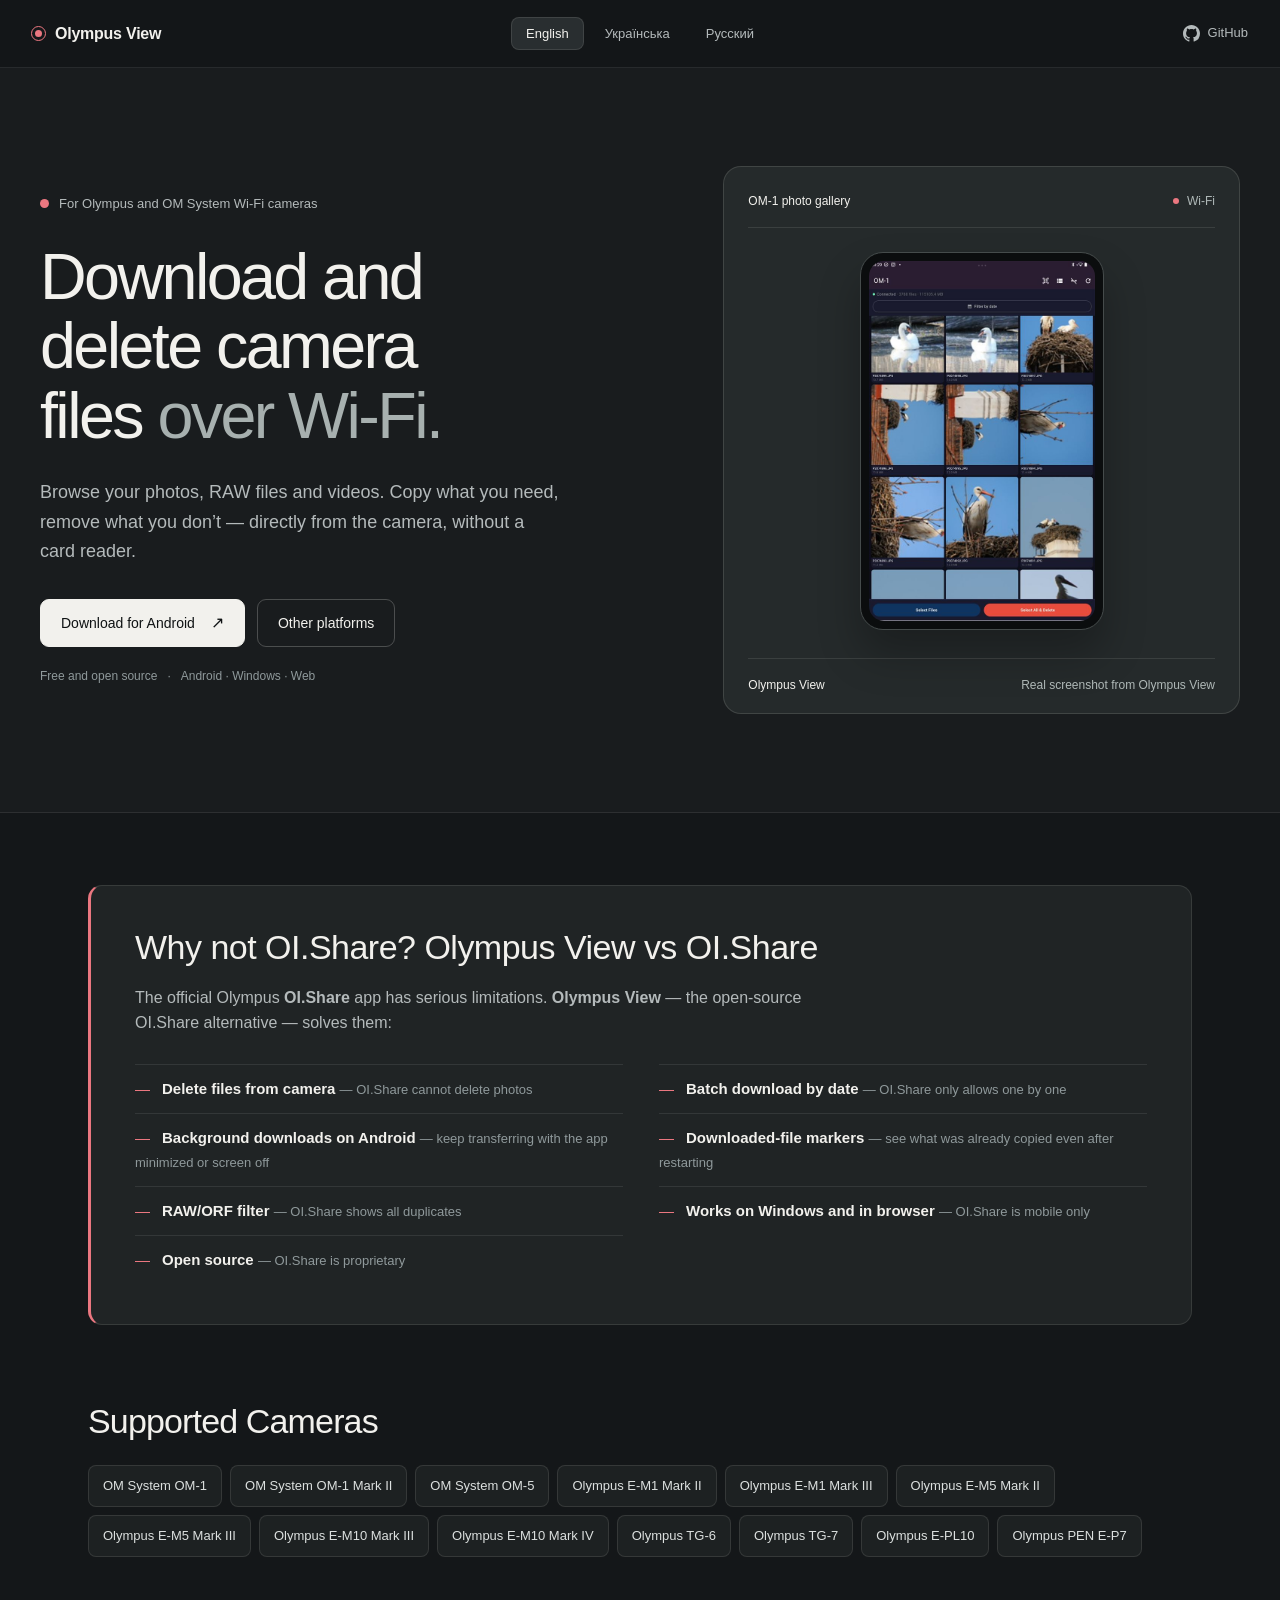
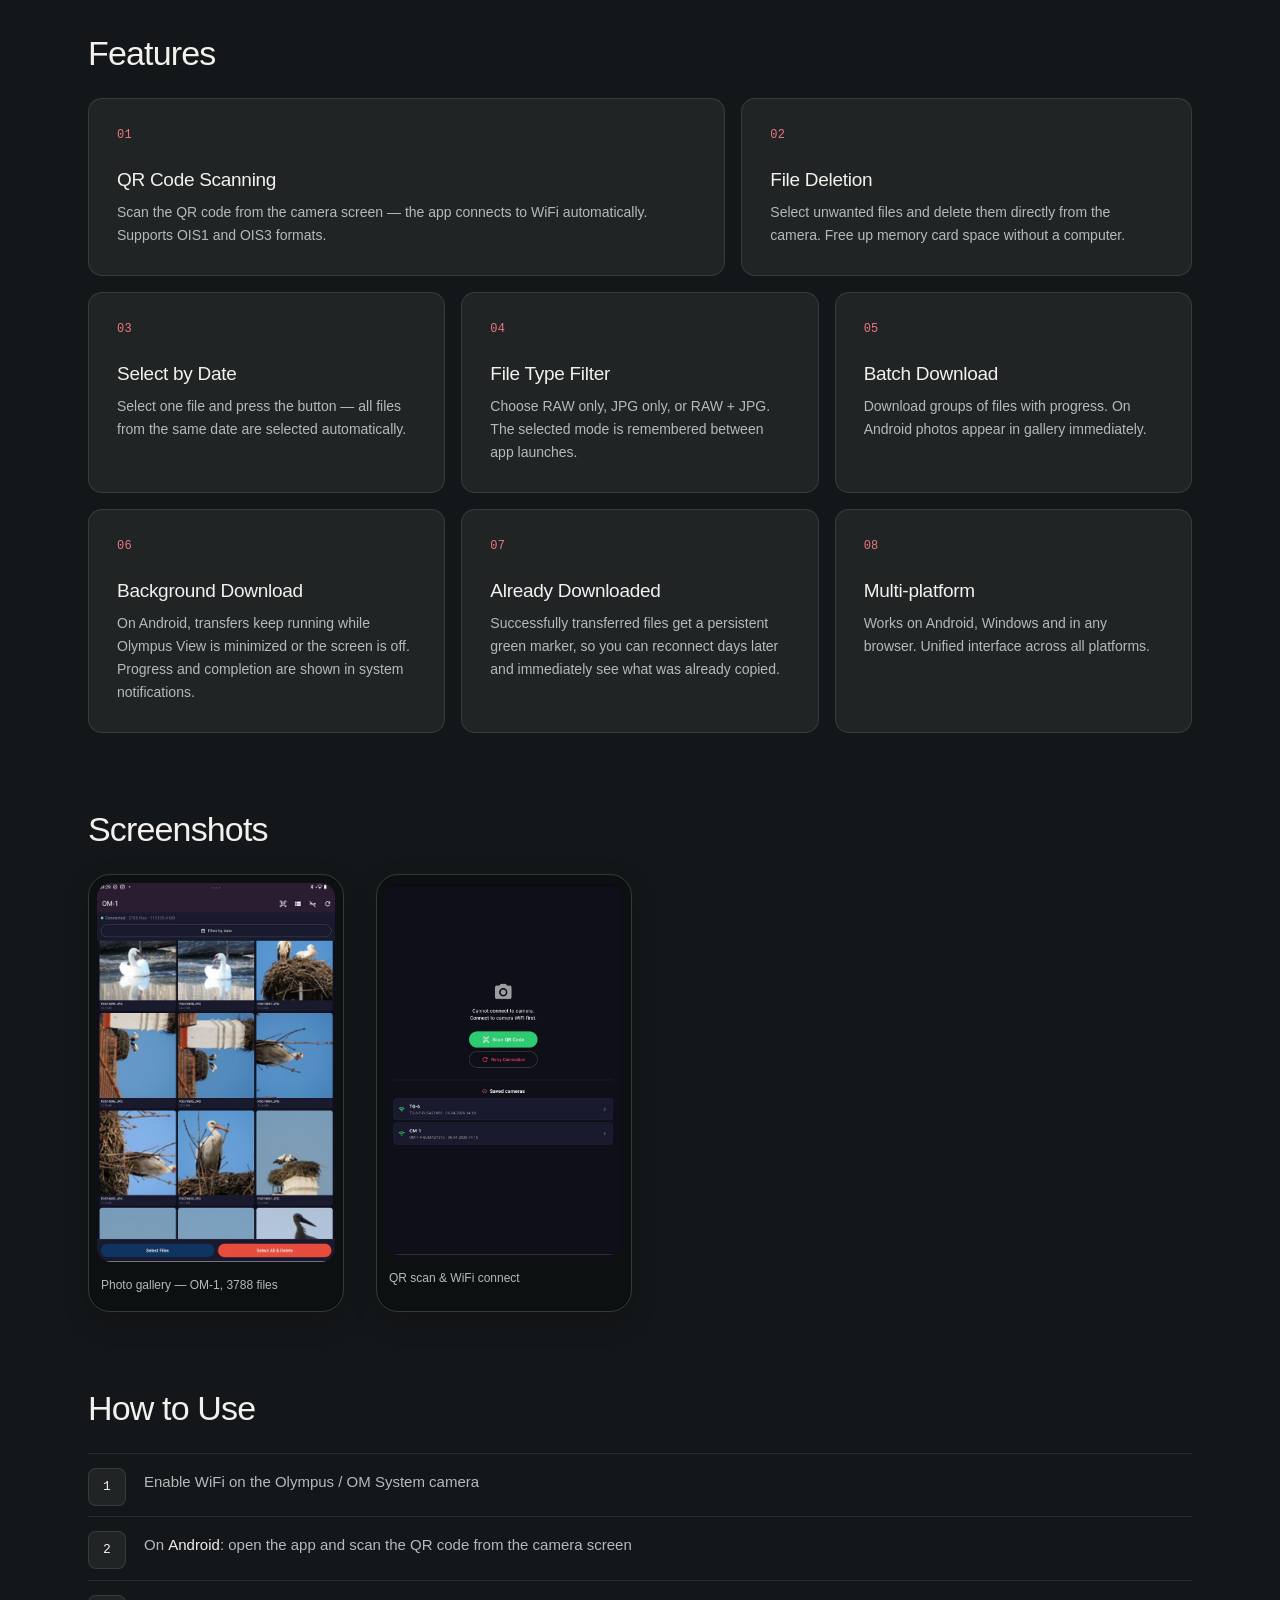
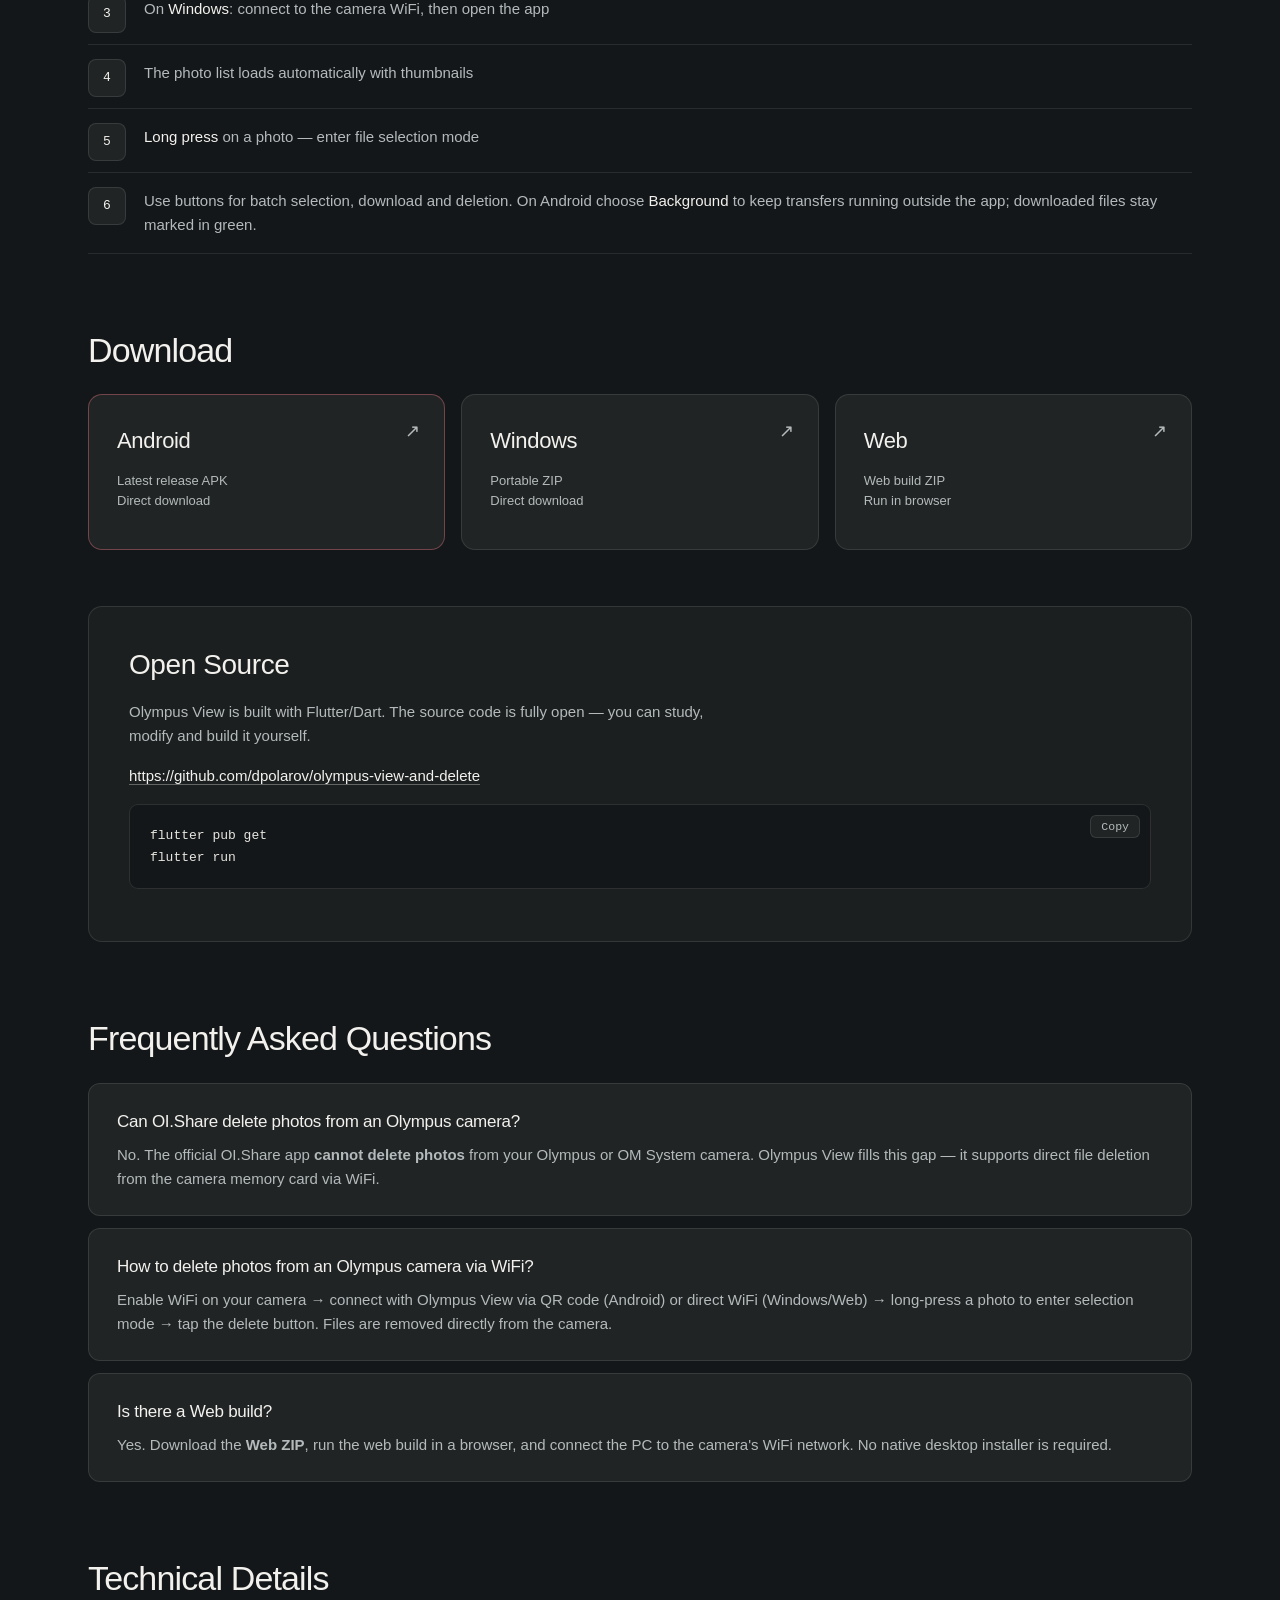
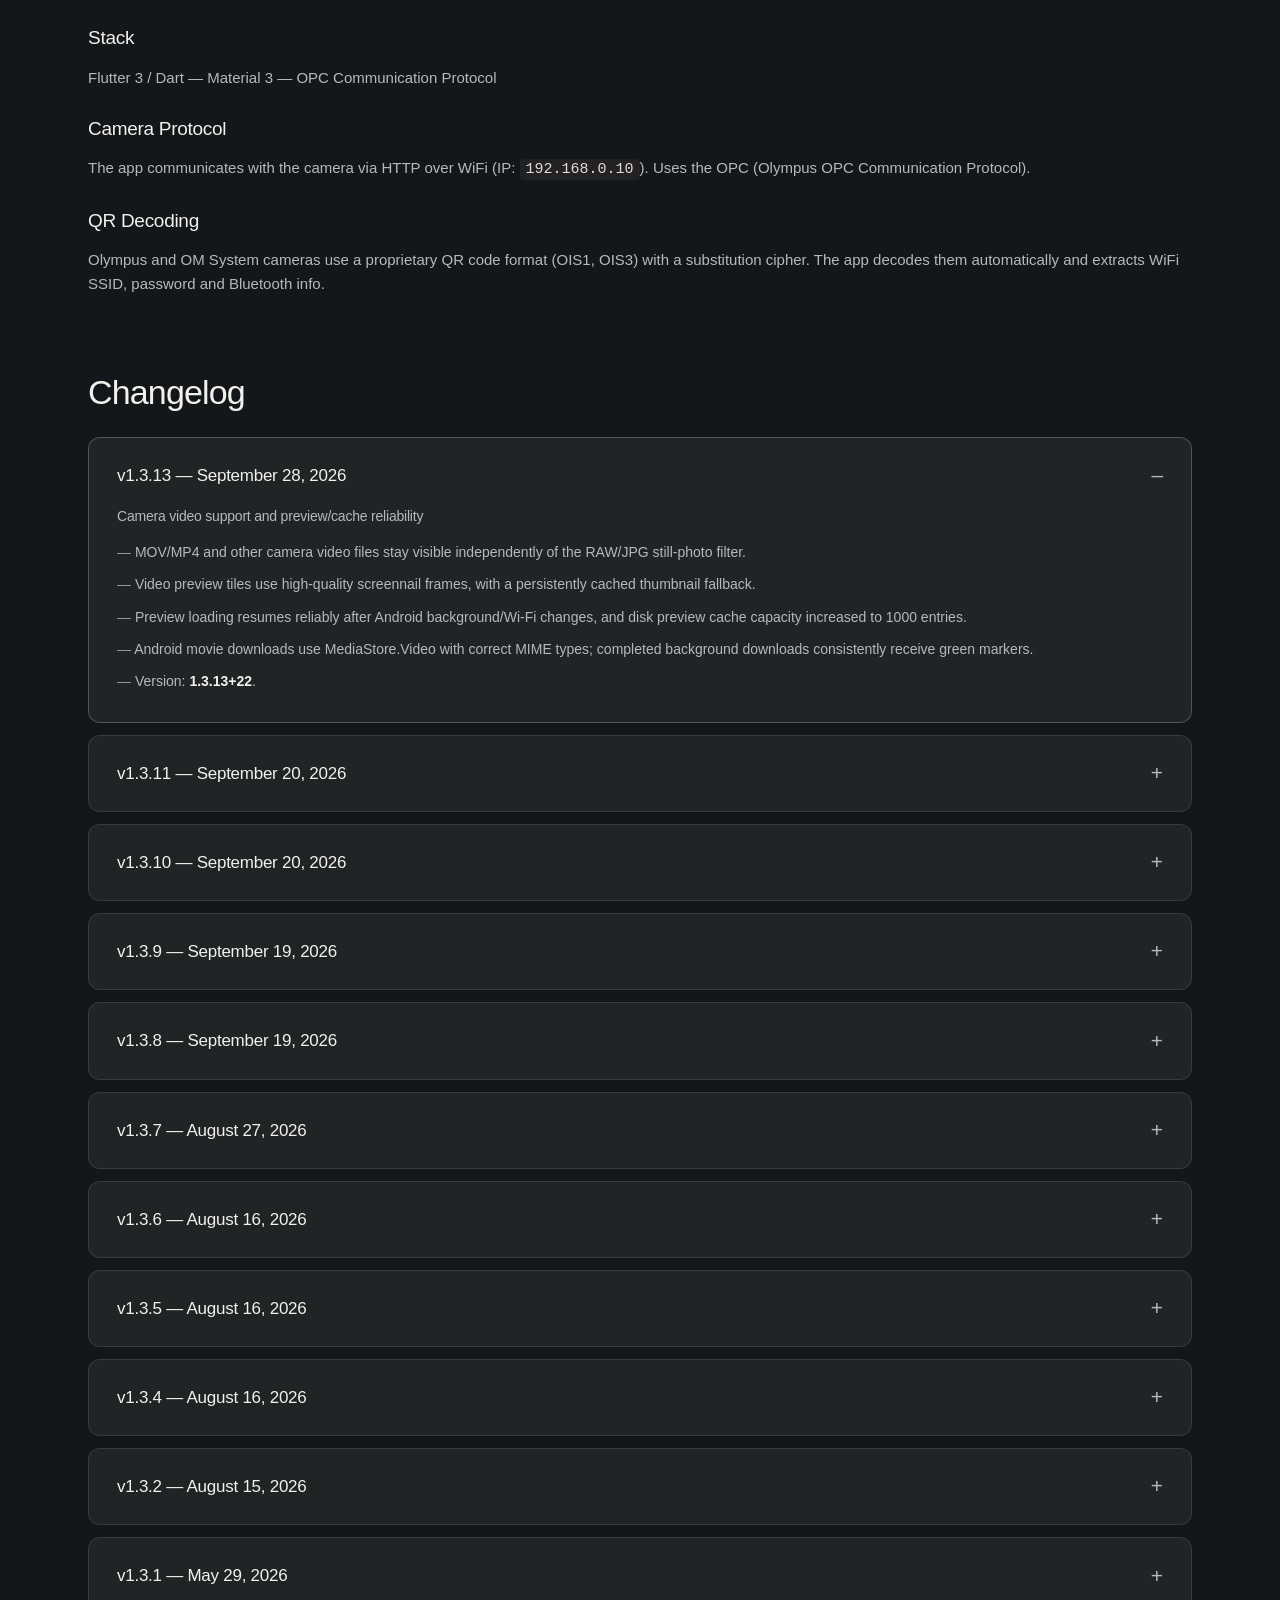
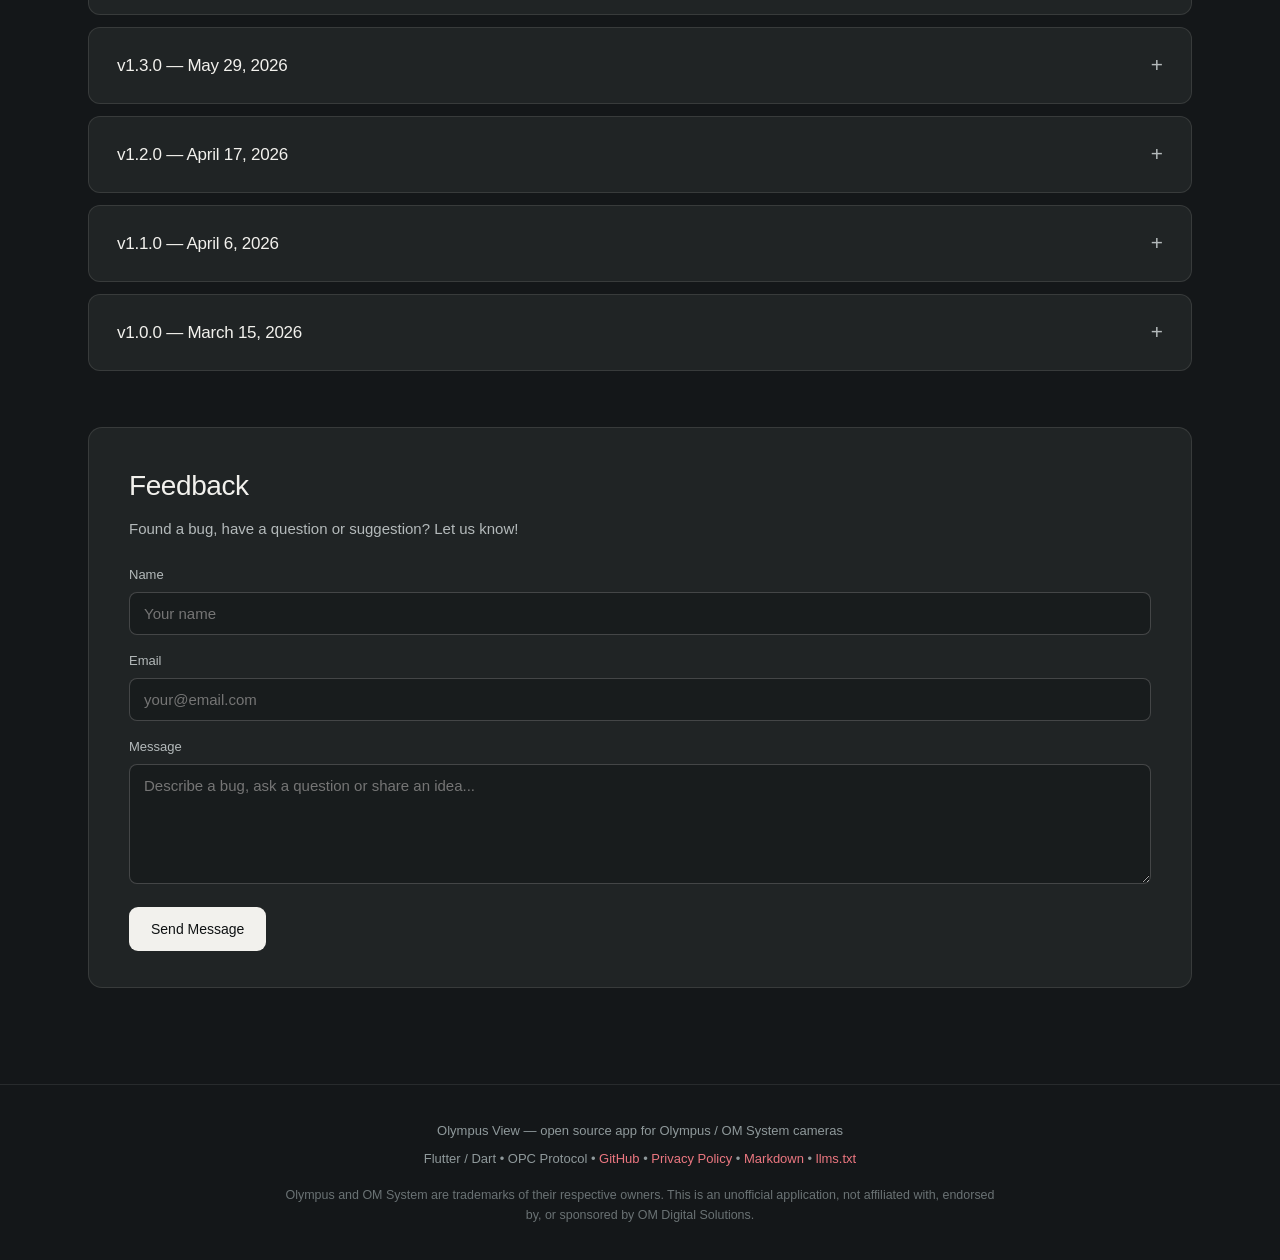
<file: docs/index.html>
<!DOCTYPE html>
<html lang="en" prefix="og: https://ogp.me/ns#">
<head>
    <meta charset="UTF-8">
    <meta name="viewport" content="width=device-width, initial-scale=1.0">
    <link rel="icon" type="image/svg+xml" href="favicon.svg">
    <link rel="shortcut icon" href="favicon.svg">
    <link rel="apple-touch-icon" href="favicon.svg">
    <!-- Google tag (gtag.js) -->
   <script async src="https://www.googletagmanager.com/gtag/js?id=G-W01S13EG7K"></script>
   <script>
     window.dataLayer = window.dataLayer || [];
     function gtag(){dataLayer.push(arguments);}
     gtag('js', new Date());
     gtag('config', 'G-W01S13EG7K');
   </script>

    <!-- ===== PRIMARY SEO ===== -->
    <title>Olympus View — WiFi File Manager for Olympus &amp; OM System | Delete Photos, OI.Share Alternative</title>
    <meta name="description" content="Free open-source app to manage Olympus and OM System cameras via WiFi. Delete photos, background-download on Android, remember downloaded files, batch by date and filter RAW.">
    <meta name="theme-color" content="#141719">
    <meta name="keywords" content="Olympus WiFi app, delete photos from Olympus camera, OI.Share alternative, OM System file manager, Olympus camera WiFi, delete files from camera, Olympus TG-6 WiFi, OM-1 WiFi app, batch download Olympus, RAW filter camera">
    <meta name="robots" content="index, follow">
    <meta name="author" content="Olympus View">
    <link rel="canonical" href="https://dpolarov.github.io/olympus-view-and-delete/">
    <link rel="alternate" type="text/markdown" href="https://dpolarov.github.io/olympus-view-and-delete/index.md">
    <link rel="describedby" href="https://dpolarov.github.io/olympus-view-and-delete/llms.txt">

    <!-- ===== HREFLANG (multilingual) ===== -->
    <link rel="alternate" hreflang="en" href="https://dpolarov.github.io/olympus-view-and-delete/">
    <link rel="alternate" hreflang="ru" href="https://dpolarov.github.io/olympus-view-and-delete/?lang=ru">
    <link rel="alternate" hreflang="uk" href="https://dpolarov.github.io/olympus-view-and-delete/?lang=uk">
    <link rel="alternate" hreflang="x-default" href="https://dpolarov.github.io/olympus-view-and-delete/">

    <!-- ===== OPEN GRAPH ===== -->
    <meta property="og:type" content="website">
    <meta property="og:url" content="https://dpolarov.github.io/olympus-view-and-delete/">
    <meta property="og:title" content="Olympus View — Delete &amp; Manage Olympus Camera Files via WiFi">
    <meta property="og:description" content="Free app to view, download and delete photos on Olympus &amp; OM System cameras via WiFi. The OI.Share alternative that actually lets you delete files. Android, Windows &amp; Web.">
    <meta property="og:image" content="https://dpolarov.github.io/olympus-view-and-delete/img/og-preview.png">
    <meta property="og:image:type" content="image/png">
    <meta property="og:image:width" content="1200">
    <meta property="og:image:height" content="630">
    <meta property="og:image:alt" content="Olympus View — manage &amp; delete photos on Olympus cameras via WiFi">
    <meta property="og:locale" content="en_US">
    <meta property="og:locale:alternate" content="ru_RU">
    <meta property="og:locale:alternate" content="uk_UA">
    <meta property="og:site_name" content="Olympus View">

    <!-- ===== TWITTER CARD ===== -->
    <meta name="twitter:card" content="summary_large_image">
    <meta name="twitter:title" content="Olympus View — WiFi File Manager for Olympus &amp; OM System Cameras">
    <meta name="twitter:description" content="Delete, download and manage photos on Olympus / OM System cameras via WiFi. Free &amp; open source. OI.Share alternative.">
    <meta name="twitter:image" content="https://dpolarov.github.io/olympus-view-and-delete/img/og-preview.png">
    <meta name="twitter:image:alt" content="Olympus View — manage &amp; delete photos on Olympus cameras via WiFi">

    <!-- ===== JSON-LD: SoftwareApplication ===== -->
    <script type="application/ld+json">
    {
      "@context": "https://schema.org",
      "@type": "SoftwareApplication",
      "name": "Olympus View",
      "alternateName": ["Olympus View and Delete", "OI.Share Alternative"],
      "description": "Free open-source app for managing photos on Olympus and OM System cameras via WiFi. Features file deletion, batch download by date, RAW/ORF filter, and QR code connection. Works on Android, Windows and in the browser.",
      "applicationCategory": "MultimediaApplication",
      "applicationSubCategory": "Photography",
      "operatingSystem": ["Android", "Windows", "Web"],
      "url": "https://dpolarov.github.io/olympus-view-and-delete/",
      "downloadUrl": "https://github.com/dpolarov/olympus-view-and-delete/releases/latest/download/OlympusView-Android.apk",
      "sameAs": "https://github.com/dpolarov/olympus-view-and-delete",
      "softwareVersion": "1.3.13",
      "datePublished": "2026-03-15",
      "dateModified": "2026-11-03",
      "isAccessibleForFree": true,
      "releaseNotes": "https://github.com/dpolarov/olympus-view-and-delete/releases/tag/v1.3.13",
      "offers": {
        "@type": "Offer",
        "price": "0",
        "priceCurrency": "USD"
      },
      "screenshot": [
        "https://dpolarov.github.io/olympus-view-and-delete/img/gallery.jpg",
        "https://dpolarov.github.io/olympus-view-and-delete/img/connect.jpg"
      ],
      "featureList": [
        "Delete files directly from Olympus camera via WiFi",
        "Batch download photos by date",
        "Background downloads on Android with completion notifications",
        "Persistent markers for files already downloaded",
        "Persistent RAW / JPG / RAW + JPG filter",
        "Higher-quality 1024 px gallery previews",
        "Faster high-resolution full-screen screennail previews",
        "QR code WiFi connection (OIS1, OIS3)",
        "Multi-platform: Android, Windows, Web browser"
      ],
      "keywords": "Olympus WiFi, OI.Share alternative, delete photos from camera, OM System app"
    }
    </script>

    <!-- ===== JSON-LD: FAQ (rich snippets) ===== -->
    <script type="application/ld+json">
    {
      "@context": "https://schema.org",
      "@type": "FAQPage",
      "mainEntity": [
        {
          "@type": "Question",
          "name": "Can OI.Share delete photos from an Olympus camera?",
          "acceptedAnswer": {
            "@type": "Answer",
            "text": "No. The official OI.Share app cannot delete photos from your Olympus or OM System camera. Olympus View is a free alternative that supports direct file deletion from the camera via WiFi."
          }
        },
        {
          "@type": "Question",
          "name": "How to delete photos from an Olympus camera via WiFi?",
          "acceptedAnswer": {
            "@type": "Answer",
            "text": "Use Olympus View: enable WiFi on your camera, connect with the app via QR code (Android) or direct WiFi (Windows/Web), long-press a photo to enter selection mode, then tap the delete button. Files are removed directly from the camera memory card."
          }
        },
        {
          "@type": "Question",
          "name": "What is the best OI.Share alternative?",
          "acceptedAnswer": {
            "@type": "Answer",
            "text": "Olympus View is a free, open-source OI.Share alternative. Unlike OI.Share, it supports file deletion, batch download by date, RAW file filtering, and runs on Android, Windows, and in any web browser."
          }
        },
        {
          "@type": "Question",
          "name": "Which Olympus and OM System cameras are supported?",
          "acceptedAnswer": {
            "@type": "Answer",
            "text": "Olympus View is designed for compatible Olympus and OM System WiFi cameras that expose the expected OPC interface. The project lists models including Olympus TG-6, TG-7, OM System OM-1, OM-1 Mark II, OM-5 and several E-M/PEN models; compatibility depends on the camera firmware and OPC endpoints."
          }
        },
        {
          "@type": "Question",
          "name": "Как удалить фото с камеры Olympus через WiFi?",
          "acceptedAnswer": {
            "@type": "Answer",
            "text": "Используйте приложение Olympus View: включите WiFi на камере, подключитесь через QR-код (Android) или прямое WiFi-соединение (Windows/браузер), зажмите фото для входа в режим выбора, затем нажмите кнопку удаления."
          }
        },
        {
          "@type": "Question",
          "name": "Что лучше OI.Share для удаления файлов?",
          "acceptedAnswer": {
            "@type": "Answer",
            "text": "Olympus View — бесплатная альтернатива OI.Share с открытым исходным кодом. В отличие от OI.Share, поддерживает удаление файлов с камеры, массовое скачивание по датам, фильтр RAW файлов и работает на Android, Windows и в браузере."
          }
        }
      ]
    }
    </script>
    <style>
        :root {
            --bg: #060d1b;
            --surface: #0c1525;
            --card: #111d32;
            --accent: #5b8def;
            --accent2: #1a2744;
            --text: #e8ecf4;
            --text-muted: #7b8ba5;
            --green: #36d399;
            --border: #1e2d45;
        }
        * { margin: 0; padding: 0; box-sizing: border-box; }
        body {
            font-family: -apple-system, BlinkMacSystemFont, 'Segoe UI', Roboto, sans-serif;
            background: var(--bg);
            color: var(--text);
            line-height: 1.6;
        }
        a { color: var(--accent); text-decoration: none; }
        a:hover { text-decoration: underline; color: #7da8ff; }

        /* Lang switcher */
        .lang-bar {
            background: var(--surface);
            padding: 10px 20px;
            text-align: center;
            border-bottom: 1px solid var(--border);
            position: sticky;
            top: 0;
            z-index: 100;
            display: flex;
            justify-content: center;
            align-items: center;
            gap: 8px;
        }
        .lang-bar button {
            background: none;
            border: 1px solid var(--border);
            color: var(--text-muted);
            padding: 6px 18px;
            margin: 0;
            border-radius: 6px;
            cursor: pointer;
            font-size: 0.9rem;
            font-weight: 500;
            transition: all 0.2s;
        }
        .lang-bar button.active {
            border-color: var(--accent);
            color: var(--accent);
            background: rgba(91,141,239,0.1);
        }
        .lang-bar button:hover { border-color: var(--accent); color: var(--text); }
        .github-link {
            position: absolute;
            right: 20px;
            display: flex;
            align-items: center;
            gap: 6px;
            color: var(--text-muted);
            font-size: 0.9rem;
            font-weight: 500;
            text-decoration: none;
            transition: color 0.2s;
        }
        .github-link:hover { color: var(--text); text-decoration: none; }
        .github-link svg { width: 20px; height: 20px; fill: currentColor; }
        .lang-section { display: none; }
        .lang-section.active { display: block; }

        /* Hero */
        .hero {
            background: radial-gradient(ellipse at 50% 0%, #0f1f3d 0%, var(--bg) 70%);
            padding: 100px 20px 80px;
            text-align: center;
        }
        .hero h1 {
            font-size: 3.2rem;
            margin-bottom: 16px;
            background: linear-gradient(135deg, #fff 0%, #94b8ff 50%, #5b8def 100%);
            background-clip: text;
            -webkit-background-clip: text;
            -webkit-text-fill-color: transparent;
            letter-spacing: -0.02em;
        }
        .hero p {
            font-size: 1.25rem;
            color: var(--text-muted);
            max-width: 700px;
            margin: 0 auto 32px;
        }
        .hero-badges {
            display: flex;
            gap: 12px;
            justify-content: center;
            flex-wrap: wrap;
        }
        .badge {
            display: inline-block;
            padding: 10px 24px;
            border-radius: 8px;
            font-weight: 600;
            font-size: 0.95rem;
        }
        .badge-primary { background: var(--accent); color: #fff; }
        .badge-outline { border: 1px solid var(--border); color: var(--text-muted); }
        .badge-green { background: rgba(54,211,153,0.15); color: var(--green); border: 1px solid rgba(54,211,153,0.3); }
        a.badge { text-decoration: none; transition: transform 0.15s, opacity 0.15s; }
        a.badge:hover { transform: translateY(-2px); opacity: 0.9; text-decoration: none; color: inherit; }

        /* Container */
        .container {
            max-width: 960px;
            margin: 0 auto;
            padding: 60px 20px;
        }
        h2 { font-size: 2rem; margin-bottom: 24px; color: var(--accent); }
        h3 { font-size: 1.3rem; margin: 24px 0 12px; }

        /* Advantage */
        .advantage {
            background: linear-gradient(135deg, var(--surface) 0%, var(--card) 100%);
            border-left: 3px solid var(--accent);
            padding: 32px;
            margin-bottom: 40px;
            border-radius: 0 12px 12px 0;
        }
        .advantage h2 { margin-bottom: 16px; }
        .advantage ul { list-style: none; padding: 0; }
        .advantage li { padding: 8px 0; font-size: 1.1rem; }
        .advantage li::before { content: "\2713  "; color: var(--green); font-weight: bold; }
        .advantage .vs { color: var(--text-muted); font-size: 0.9rem; }

        /* Features */
        .features {
            display: grid;
            grid-template-columns: repeat(auto-fit, minmax(280px, 1fr));
            gap: 24px;
            margin-bottom: 40px;
        }
        .feature-card {
            background: var(--card);
            border-radius: 12px;
            padding: 24px;
            border: 1px solid var(--border);
            transition: border-color 0.2s, transform 0.2s;
        }
        .feature-card:hover { border-color: var(--accent); transform: translateY(-2px); }
        .feature-card h3 { margin-top: 0; color: var(--text); }
        .feature-card p { color: var(--text-muted); }
        .feature-icon { font-size: 2rem; margin-bottom: 12px; }

        /* Cameras */
        .cameras { display: flex; gap: 16px; flex-wrap: wrap; margin-bottom: 40px; }
        .camera-tag {
            background: var(--card);
            border: 1px solid var(--border);
            border-radius: 8px;
            padding: 12px 20px;
            font-size: 1rem;
        }

        /* Downloads */
        .downloads {
            display: grid;
            grid-template-columns: repeat(auto-fit, minmax(200px, 1fr));
            gap: 16px;
            margin-bottom: 40px;
        }
        .download-card {
            background: var(--card);
            border-radius: 12px;
            padding: 24px;
            text-align: center;
            border: 1px solid var(--border);
            transition: border-color 0.2s, transform 0.2s;
        }
        .download-card:hover { border-color: var(--accent); transform: translateY(-2px); }
        a.download-card { text-decoration: none; color: var(--text); display: block; }
        a.download-card:hover { text-decoration: none; color: var(--text); }
        .download-icon { font-size: 2.5rem; margin-bottom: 12px; }
        .download-card h3 { margin: 0 0 8px; }
        .download-card p { color: var(--text-muted); font-size: 0.9rem; }

        /* Code */
        .code-block {
            background: #080f1e;
            border: 1px solid var(--border);
            border-radius: 8px;
            padding: 20px;
            overflow-x: auto;
            font-family: 'Consolas', 'Courier New', monospace;
            font-size: 0.9rem;
            color: #ccc;
            margin: 16px 0;
        }

        /* Open source */
        .opensource {
            background: var(--card);
            border-radius: 12px;
            padding: 40px;
            text-align: center;
            margin-bottom: 40px;
            border: 1px solid rgba(54,211,153,0.3);
        }
        .opensource h2 { color: var(--green); }
        .opensource p { color: var(--text-muted); max-width: 600px; margin: 0 auto 20px; font-size: 1.1rem; }

        /* Steps */
        .steps { counter-reset: step; list-style: none; padding: 0; }
        .steps li {
            counter-increment: step;
            padding: 16px 0 16px 60px;
            position: relative;
            border-left: 2px solid var(--border);
            margin-left: 20px;
        }
        .steps li::before {
            content: counter(step);
            position: absolute;
            left: -21px;
            width: 40px;
            height: 40px;
            background: var(--accent);
            color: #fff;
            border-radius: 50%;
            display: flex;
            align-items: center;
            justify-content: center;
            font-weight: bold;
            font-size: 1.1rem;
        }
        .steps li strong { color: var(--text); }

        footer {
            background: var(--surface);
            padding: 32px 20px;
            text-align: center;
            color: var(--text-muted);
            font-size: 0.9rem;
        }
        /* Screenshots */
        .screenshots {
            display: flex;
            gap: 24px;
            justify-content: center;
            flex-wrap: wrap;
            margin-bottom: 40px;
        }
        .screenshot {
            border-radius: 16px;
            border: 1px solid var(--border);
            overflow: hidden;
            box-shadow: 0 8px 32px rgba(0,0,0,0.3);
            transition: transform 0.2s, border-color 0.2s;
            max-width: 300px;
        }
        .screenshot:hover {
            transform: scale(1.02);
            border-color: var(--accent);
        }
        .screenshot img {
            width: 100%;
            height: auto;
            display: block;
        }
        .screenshot-caption {
            background: var(--card);
            padding: 10px 16px;
            text-align: center;
            font-size: 0.85rem;
            color: var(--text-muted);
        }

        /* FAQ */
        .faq { margin-bottom: 40px; }
        .faq-item {
            background: var(--card);
            border: 1px solid var(--border);
            border-radius: 12px;
            padding: 24px;
            margin-bottom: 16px;
            transition: border-color 0.2s;
        }
        .faq-item:hover { border-color: var(--accent); }
        .faq-item h3 { margin-top: 0; color: var(--accent); font-size: 1.05rem; }
        .faq-item p { color: var(--text-muted); margin: 0; }

        /* Changelog */
        .changelog { margin-bottom: 40px; }
        .changelog-version {
            background: var(--card);
            border: 1px solid var(--border);
            border-radius: 12px;
            padding: 24px;
            margin-bottom: 16px;
            transition: border-color 0.2s;
        }
        .changelog-version:hover { border-color: var(--accent); }
        .changelog-version h3 { margin-top: 0; color: var(--accent); font-size: 1.15rem; }
        .changelog-version h4 { color: var(--text); font-size: 0.95rem; margin: 16px 0 8px; }
        .changelog-version ul { list-style: none; padding: 0; margin: 0; }
        .changelog-version li { padding: 4px 0; color: var(--text-muted); font-size: 0.95rem; }
        .changelog-version li::before { content: "→ "; color: var(--accent); font-weight: bold; }
        .changelog-version li strong { color: var(--text); }

        /* Feedback form */
        .feedback-form {
            background: var(--card);
            border: 1px solid var(--border);
            border-radius: 12px;
            padding: 32px;
            margin-top: 40px;
        }
        .feedback-form h2 { margin-bottom: 8px; }
        .feedback-form p.form-desc { color: var(--text-muted); margin-bottom: 24px; }
        .form-group { margin-bottom: 16px; }
        .form-group label {
            display: block;
            font-size: 0.9rem;
            color: var(--text-muted);
            margin-bottom: 6px;
        }
        .form-group input,
        .form-group textarea {
            width: 100%;
            background: var(--bg);
            border: 1px solid var(--border);
            border-radius: 8px;
            padding: 12px;
            color: var(--text);
            font-family: inherit;
            font-size: 0.95rem;
            transition: border-color 0.2s;
        }
        .form-group input:focus,
        .form-group textarea:focus {
            outline: none;
            border-color: var(--accent);
        }
        .form-group textarea { resize: vertical; min-height: 120px; }
        .form-submit {
            background: var(--accent);
            color: #fff;
            border: none;
            border-radius: 8px;
            padding: 12px 32px;
            font-size: 1rem;
            font-weight: 600;
            cursor: pointer;
            transition: opacity 0.2s, transform 0.15s;
        }
        .form-submit:hover { opacity: 0.9; transform: translateY(-1px); }
        .form-success {
            display: none;
            background: rgba(54,211,153,0.1);
            border: 1px solid rgba(54,211,153,0.3);
            border-radius: 8px;
            padding: 20px;
            text-align: center;
            color: var(--green);
            font-weight: 500;
        }

        @media (max-width: 600px) {
            .hero h1 { font-size: 2rem; }
            .hero p { font-size: 1rem; }
            .container { padding: 40px 16px; }
            .screenshot { max-width: 260px; }
            .feedback-form { padding: 20px; }
        }
    
  /* ===== Polish overrides (v1.2.0) ===== */
  body {
    font-family: -apple-system, BlinkMacSystemFont, 'Segoe UI', Roboto, Arial, sans-serif;
    font-feature-settings: 'cv02','cv03','cv04','cv11';
    -webkit-font-smoothing: antialiased;
    -moz-osx-font-smoothing: grayscale;
  }
  h1, h2, h3, h4 { letter-spacing: -0.015em; }

  /* Links: swap underline-on-hover for a softer color change */
  a { transition: color .15s ease; }
  a:hover { text-decoration: none; color: #7da8ff; }
  .hero p a, .container p a { border-bottom: 1px solid rgba(91,141,239,0.35); }
  .hero p a:hover, .container p a:hover { border-bottom-color: var(--accent); }

  /* Eyebrow section label (small uppercase tag above h2) */
  .eyebrow {
    display: inline-block;
    font-size: 0.72rem;
    font-weight: 600;
    letter-spacing: 0.14em;
    text-transform: uppercase;
    color: var(--accent);
    background: rgba(91,141,239,0.10);
    border: 1px solid rgba(91,141,239,0.25);
    padding: 4px 10px;
    border-radius: 999px;
    margin-bottom: 10px;
  }

  /* Lang bar: add brand on the left, keep GitHub on the right */
  .lang-bar {
    gap: 10px;
    backdrop-filter: saturate(140%) blur(8px);
    background: rgba(12,21,37,0.85);
  }
  .lang-bar .brand {
    position: absolute;
    left: 20px;
    display: flex; align-items: center; gap: 8px;
    color: var(--text); font-weight: 700; font-size: 0.95rem;
    text-decoration: none; letter-spacing: -0.01em;
  }
  .lang-bar .brand:hover { color: var(--accent); }
  .lang-bar .brand .brand-dot {
    width: 10px; height: 10px; border-radius: 50%;
    background: linear-gradient(135deg, #7da8ff, var(--accent));
    box-shadow: 0 0 10px rgba(91,141,239,0.55);
  }
  @media (max-width: 720px) {
    .lang-bar .brand span.brand-label { display: none; }
    .github-link span.gh-label { display: none; }
  }

  /* Feature cards: gradient background + soft glow on hover */
  .feature-card {
    background: linear-gradient(160deg, var(--card) 0%, #0e1a2f 100%);
    position: relative;
    overflow: hidden;
  }
  .feature-card::before {
    content: "";
    position: absolute; inset: 0;
    background: radial-gradient(circle at 0% 0%, rgba(91,141,239,0.18), transparent 50%);
    opacity: 0;
    transition: opacity .25s ease;
    pointer-events: none;
  }
  .feature-card:hover::before { opacity: 1; }
  .feature-card:hover {
    box-shadow: 0 12px 32px -12px rgba(91,141,239,0.35);
  }
  .feature-icon {
    display: inline-flex; align-items: center; justify-content: center;
    width: 44px; height: 44px;
    background: rgba(91,141,239,0.12);
    border: 1px solid rgba(91,141,239,0.25);
    border-radius: 10px;
    font-size: 1.4rem;
    margin-bottom: 14px;
  }

  /* Camera tags as chips */
  .camera-tag {
    display: inline-flex; align-items: center; gap: 8px;
    background: rgba(91,141,239,0.06);
    border: 1px solid var(--border);
    border-radius: 999px;
    padding: 8px 14px;
    font-size: 0.92rem;
    color: var(--text);
    transition: border-color .2s, background .2s, transform .15s;
  }
  .camera-tag:hover {
    border-color: var(--accent);
    background: rgba(91,141,239,0.14);
    transform: translateY(-1px);
  }
  .camera-tag::before {
    content: "";
    width: 6px; height: 6px; border-radius: 50%;
    background: var(--accent);
    box-shadow: 0 0 6px rgba(91,141,239,0.6);
  }

  /* Screenshots: render inside a phone bezel */
  .screenshot {
    background: linear-gradient(180deg, #18202f, #0b1220);
    border: 1px solid #2a3650;
    border-radius: 32px;
    padding: 10px 10px 0;
    box-shadow:
      0 1px 0 rgba(255,255,255,0.04) inset,
      0 24px 48px -24px rgba(0,0,0,0.6),
      0 0 0 1px rgba(91,141,239,0.05);
    max-width: 260px;
    overflow: visible;
    position: relative;
  }
  .screenshot::before {
    /* phone notch */
    content: "";
    position: absolute;
    top: 6px; left: 50%;
    width: 72px; height: 6px;
    background: #050910;
    border-radius: 999px;
    transform: translateX(-50%);
  }
  .screenshot img {
    border-radius: 22px;
    display: block;
  }
  .screenshot-caption {
    background: transparent;
    margin-top: 12px;
    padding: 8px 4px 12px;
  }

  /* Code block: softer, mono font, copy button */
  .code-block {
    font-family: ui-monospace, SFMono-Regular, Menlo, Monaco, Consolas, monospace;
    font-size: 0.88rem;
    background: #060b18;
    border-radius: 10px;
    position: relative;
  }
  .code-block .copy-btn {
    position: absolute;
    top: 10px; right: 10px;
    background: var(--accent2);
    color: var(--text);
    border: 1px solid var(--border);
    border-radius: 6px;
    font-size: 0.72rem;
    padding: 4px 10px;
    cursor: pointer;
    transition: background .15s, color .15s;
    font-family: inherit;
  }
  .code-block .copy-btn:hover { background: var(--accent); color: #fff; }

  /* Changelog: collapsible <details> look */
  .changelog-version[open] { border-color: rgba(91,141,239,0.35); }
  .changelog-version > summary {
    list-style: none;
    cursor: pointer;
    display: flex;
    align-items: center;
    justify-content: space-between;
    gap: 12px;
    padding: 0;
  }
  .changelog-version > summary::-webkit-details-marker { display: none; }
  .changelog-version > summary h3 { margin: 0; }
  .changelog-version > summary::after {
    content: "+";
    color: var(--accent);
    font-size: 1.3rem;
    font-weight: 300;
    line-height: 1;
    transition: transform .2s ease;
  }
  .changelog-version[open] > summary::after { content: "–"; }

  /* Hero: subtle grid pattern behind the gradient */
  .hero {
    position: relative;
    overflow: hidden;
  }
  .hero::after {
    content: "";
    position: absolute; inset: 0;
    background-image:
      linear-gradient(rgba(91,141,239,0.04) 1px, transparent 1px),
      linear-gradient(90deg, rgba(91,141,239,0.04) 1px, transparent 1px);
    background-size: 40px 40px;
    mask-image: radial-gradient(ellipse at 50% 0%, #000 20%, transparent 70%);
    -webkit-mask-image: radial-gradient(ellipse at 50% 0%, #000 20%, transparent 70%);
    pointer-events: none;
  }
  .hero > * { position: relative; z-index: 1; }


  :root { color-scheme: dark; }
  @media (max-width: 520px) {
    .lang-bar { padding-left: 48px; padding-right: 48px; gap: 4px; }
    .lang-bar button { padding: 6px 9px; font-size: 0.78rem; }
    .lang-bar .brand { left: 14px; }
    .github-link { right: 14px; }
    .hero { padding: 72px 16px 56px; }
    .hero-badges .badge { width: 100%; max-width: 320px; }
  }
  @media (prefers-reduced-motion: reduce) {
    *, *::before, *::after { animation-duration: .001ms !important; transition-duration: .001ms !important; }
  }

</style>
<link rel="stylesheet" href="unslop.css">

</head>
<body>

<!-- Language switcher -->
<nav class="lang-bar" aria-label="Language and project navigation">
    <a href="#" class="brand">
        <span class="brand-dot"></span>
        <span class="brand-label">Olympus View</span>
    </a>
    <button type="button" class="active" aria-pressed="true" onclick="switchLang('en')">English</button>
    <button type="button" aria-pressed="false" onclick="switchLang('uk')">Українська</button>
    <button type="button" aria-pressed="false" onclick="switchLang('ru')">Русский</button>
    <a href="https://github.com/dpolarov/olympus-view-and-delete" class="github-link" target="_blank" rel="noopener">
        <svg viewBox="0 0 16 16"><path d="M8 0C3.58 0 0 3.58 0 8c0 3.54 2.29 6.53 5.47 7.59.4.07.55-.17.55-.38 0-.19-.01-.82-.01-1.49-2.01.37-2.53-.49-2.69-.94-.09-.23-.48-.94-.82-1.13-.28-.15-.68-.52-.01-.53.63-.01 1.08.58 1.23.82.72 1.21 1.87.87 2.33.66.07-.52.28-.87.51-1.07-1.78-.2-3.64-.89-3.64-3.95 0-.87.31-1.59.82-2.15-.08-.2-.36-1.02.08-2.12 0 0 .67-.21 2.2.82.64-.18 1.32-.27 2-.27.68 0 1.36.09 2 .27 1.53-1.04 2.2-.82 2.2-.82.44 1.1.16 1.92.08 2.12.51.56.82 1.27.82 2.15 0 3.07-1.87 3.75-3.65 3.95.29.25.54.73.54 1.48 0 1.07-.01 1.93-.01 2.2 0 .21.15.46.55.38A8.013 8.013 0 0016 8c0-4.42-3.58-8-8-8z"/></svg>
        <span class="gh-label">GitHub</span>
    </a>
</nav>

<!-- ==================== ENGLISH ==================== -->
<div id="lang-en" class="lang-section active">

<section class="hero">
    <div class="hero-layout">
        <div class="hero-copy">
            <p class="hero-kicker"><span class="shutter-mark" aria-hidden="true"></span>For Olympus and OM System Wi-Fi cameras</p>
            <h1>Download and delete camera files <span>over Wi-Fi.</span></h1>
            <p class="hero-description">Browse your photos, RAW files and videos. Copy what you need, remove what you don’t — directly from the camera, without a card reader.</p>
            <div class="hero-actions">
                <a href="https://github.com/dpolarov/olympus-view-and-delete/releases/latest/download/OlympusView-Android.apk" class="badge badge-primary">Download for Android<span class="action-arrow" aria-hidden="true">↗</span></a>
                <a href="#dl-en" class="badge badge-outline">Other platforms</a>
            </div>
            <p class="hero-meta">Free and open source<span aria-hidden="true">·</span>Android · Windows · Web</p>
        </div>
        <div class="hero-scene">
            <div class="hero-scene-top">
                <span class="scene-title">OM-1 photo gallery</span>
                <span class="scene-signal"><span class="shutter-mark" aria-hidden="true"></span> Wi-Fi</span>
            </div>
            <div class="hero-device">
                <img src="img/gallery.jpg" alt="Real Olympus View gallery screen displaying files from an OM-1 camera" width="300" height="533" fetchpriority="high">
            </div>
            <div class="hero-scene-bottom"><span>Olympus View</span><span>Real screenshot from Olympus View</span></div>
        </div>
    </div>
</section>

<div class="container">
    <div class="advantage">
        <h2>Why not OI.Share? Olympus View vs OI.Share</h2>
        <p style="margin-bottom:16px">The official Olympus <strong>OI.Share</strong> app has serious limitations. <strong>Olympus View</strong> — the open-source OI.Share alternative — solves them:</p>
        <ul>
            <li><strong>Delete files from camera</strong> <span class="vs">— OI.Share cannot delete photos</span></li>
            <li><strong>Batch download by date</strong> <span class="vs">— OI.Share only allows one by one</span></li>
            <li><strong>Background downloads on Android</strong> <span class="vs">— keep transferring with the app minimized or screen off</span></li>
            <li><strong>Downloaded-file markers</strong> <span class="vs">— see what was already copied even after restarting</span></li>
            <li><strong>RAW/ORF filter</strong> <span class="vs">— OI.Share shows all duplicates</span></li>
            <li><strong>Works on Windows and in browser</strong> <span class="vs">— OI.Share is mobile only</span></li>
            <li><strong>Open source</strong> <span class="vs">— OI.Share is proprietary</span></li>
        </ul>
    </div>

    <h2>Supported Cameras</h2>
    <div class="cameras">
        <div class="camera-tag">OM System OM-1</div>
        <div class="camera-tag">OM System OM-1 Mark II</div>
        <div class="camera-tag">OM System OM-5</div>
        <div class="camera-tag">Olympus E-M1 Mark II</div>
        <div class="camera-tag">Olympus E-M1 Mark III</div>
        <div class="camera-tag">Olympus E-M5 Mark II</div>
        <div class="camera-tag">Olympus E-M5 Mark III</div>
        <div class="camera-tag">Olympus E-M10 Mark III</div>
        <div class="camera-tag">Olympus E-M10 Mark IV</div>
        <div class="camera-tag">Olympus TG-6</div>
        <div class="camera-tag">Olympus TG-7</div>
        <div class="camera-tag">Olympus E-PL10</div>
        <div class="camera-tag">Olympus PEN E-P7</div>
    </div>

    <h2>Features</h2>
    <div class="features">
        <div class="feature-card">
            <div class="feature-icon" aria-hidden="true">01</div>
            <h3>QR Code Scanning</h3>
            <p>Scan the QR code from the camera screen — the app connects to WiFi automatically. Supports OIS1 and OIS3 formats.</p>
        </div>
        <div class="feature-card">
            <div class="feature-icon" aria-hidden="true">02</div>
            <h3>File Deletion</h3>
            <p>Select unwanted files and delete them directly from the camera. Free up memory card space without a computer.</p>
        </div>
        <div class="feature-card">
            <div class="feature-icon" aria-hidden="true">03</div>
            <h3>Select by Date</h3>
            <p>Select one file and press the button — all files from the same date are selected automatically.</p>
        </div>
        <div class="feature-card">
            <div class="feature-icon" aria-hidden="true">04</div>
            <h3>File Type Filter</h3>
            <p>Choose RAW only, JPG only, or RAW + JPG. The selected mode is remembered between app launches.</p>
        </div>
        <div class="feature-card">
            <div class="feature-icon" aria-hidden="true">05</div>
            <h3>Batch Download</h3>
            <p>Download groups of files with progress. On Android photos appear in gallery immediately.</p>
        </div>
        <div class="feature-card">
            <div class="feature-icon" aria-hidden="true">06</div>
            <h3>Background Download</h3>
            <p>On Android, transfers keep running while Olympus View is minimized or the screen is off. Progress and completion are shown in system notifications.</p>
        </div>
        <div class="feature-card">
            <div class="feature-icon" aria-hidden="true">07</div>
            <h3>Already Downloaded</h3>
            <p>Successfully transferred files get a persistent green marker, so you can reconnect days later and immediately see what was already copied.</p>
        </div>
        <div class="feature-card">
            <div class="feature-icon" aria-hidden="true">08</div>
            <h3>Multi-platform</h3>
            <p>Works on Android, Windows and in any browser. Unified interface across all platforms.</p>
        </div>
    </div>

    <h2>Screenshots</h2>
    <div class="screenshots">
        <div class="screenshot">
            <img src="img/gallery.jpg" alt="Olympus View photo gallery — OM-1 camera, 3788 files displayed via WiFi" loading="lazy" width="300" height="533">
            <div class="screenshot-caption">Photo gallery — OM-1, 3788 files</div>
        </div>
        <div class="screenshot">
            <img src="img/connect.jpg" alt="Olympus View QR code scan to connect to Olympus camera WiFi" loading="lazy" width="300" height="533">
            <div class="screenshot-caption">QR scan &amp; WiFi connect</div>
        </div>
    </div>

    <h2>How to Use</h2>
    <ol class="steps">
        <li>Enable WiFi on the Olympus / OM System camera</li>
        <li>On <strong>Android</strong>: open the app and scan the QR code from the camera screen</li>
        <li>On <strong>Windows</strong>: connect to the camera WiFi, then open the app</li>
        <li>The photo list loads automatically with thumbnails</li>
        <li><strong>Long press</strong> on a photo — enter file selection mode</li>
        <li>Use buttons for batch selection, download and deletion. On Android choose <strong>Background</strong> to keep transfers running outside the app; downloaded files stay marked in green.</li>
    </ol>

    <h2 id="dl-en">Download</h2>
    <div class="downloads">
        <a href="https://github.com/dpolarov/olympus-view-and-delete/releases/latest/download/OlympusView-Android.apk" class="download-card">
            
            <h3>Android</h3>
            <p>Latest release APK<br>Direct download</p>
        </a>
        <a href="https://github.com/dpolarov/olympus-view-and-delete/releases/latest/download/OlympusView-Windows.zip" class="download-card">
            
            <h3>Windows</h3>
            <p>Portable ZIP<br>Direct download</p>
        </a>
        <a href="https://github.com/dpolarov/olympus-view-and-delete/releases/latest/download/OlympusView-Web.zip" class="download-card">
            
            <h3>Web</h3>
            <p>Web build ZIP<br>Run in browser</p>
        </a>
    </div>

    <div class="opensource">
        <h2>Open Source</h2>
        <p>Olympus View is built with Flutter/Dart. The source code is fully open — you can study, modify and build it yourself.</p>
        <p><a href="https://github.com/dpolarov/olympus-view-and-delete" target="_blank" rel="noopener">https://github.com/dpolarov/olympus-view-and-delete</a></p>
        <div class="code-block">flutter pub get<br>flutter run</div>
    </div>

    <h2>Frequently Asked Questions</h2>
    <div class="faq">
        <div class="faq-item">
            <h3>Can OI.Share delete photos from an Olympus camera?</h3>
            <p>No. The official OI.Share app <strong>cannot delete photos</strong> from your Olympus or OM System camera. Olympus View fills this gap — it supports direct file deletion from the camera memory card via WiFi.</p>
        </div>
        <div class="faq-item">
            <h3>How to delete photos from an Olympus camera via WiFi?</h3>
            <p>Enable WiFi on your camera → connect with Olympus View via QR code (Android) or direct WiFi (Windows/Web) → long-press a photo to enter selection mode → tap the delete button. Files are removed directly from the camera.</p>
        </div>
        <div class="faq-item">
            <h3>Is there a Web build?</h3>
            <p>Yes. Download the <strong>Web ZIP</strong>, run the web build in a browser, and connect the PC to the camera's WiFi network. No native desktop installer is required.</p>
        </div>
    </div>

    <h2>Technical Details</h2>
    <h3>Stack</h3>
    <p>Flutter 3 / Dart — Material 3 — OPC Communication Protocol</p>
    <h3>Camera Protocol</h3>
    <p style="margin-top:8px">The app communicates with the camera via HTTP over WiFi (IP: <code style="background:#222;padding:2px 6px;border-radius:4px">192.168.0.10</code>). Uses the OPC (Olympus OPC Communication Protocol).</p>
    <h3>QR Decoding</h3>
    <p style="margin-top:8px">Olympus and OM System cameras use a proprietary QR code format (OIS1, OIS3) with a substitution cipher. The app decodes them automatically and extracts WiFi SSID, password and Bluetooth info.</p>

    <h2 id="changelog-en">Changelog</h2>
    <div class="changelog">
        <div class="changelog-version">
            <h3>v1.3.13 — September 28, 2026</h3>
            <h4>Camera video support and preview/cache reliability</h4>
            <ul>
                <li>MOV/MP4 and other camera video files stay visible independently of the RAW/JPG still-photo filter.</li>
                <li>Video preview tiles use high-quality screennail frames, with a persistently cached thumbnail fallback.</li>
                <li>Preview loading resumes reliably after Android background/Wi-Fi changes, and disk preview cache capacity increased to 1000 entries.</li>
                <li>Android movie downloads use MediaStore.Video with correct MIME types; completed background downloads consistently receive green markers.</li>
                <li>Version: <strong>1.3.13+22</strong>.</li>
            </ul>
        </div>
        <div class="changelog-version">
            <h3>v1.3.11 — September 20, 2026</h3>
            <h4>OM-1 preview compatibility &amp; faster full-screen viewing</h4>
            <ul>
                <li><strong>Fixed OM-1 gallery preview compatibility</strong> — v1.3.10 requested unsupported resize size 480; the grid now requests the camera-supported 1024 px resize preview.</li>
                <li>The small 160×120 thumbnail remains a fallback if the 1024 px preview cannot be loaded.</li>
                <li>A fresh <strong>grid1024</strong> cache identity prevents old thumbnails and failed/obsolete 480-preview entries from being reused after updating.</li>
                <li><strong>Full-screen preview now prefers get_screennail.cgi</strong> and falls back to the existing 1920 px resize request when needed.</li>
                <li>The compact 72×72 list continues to use the small thumbnail endpoint to minimize Wi-Fi traffic.</li>
                <li>Version: <strong>1.3.11+20</strong>.</li>
            </ul>
        </div>
        <div class="changelog-version">
            <h3>v1.3.10 — September 20, 2026</h3>
            <h4>Accurate in-app changelog &amp; sharper gallery thumbnails</h4>
            <ul>
                <li><strong>About now shows the actual recent release changes</strong> instead of the old generic feature list.</li>
                <li>The in-app changelog includes the Android RAW/ORF/DNG download fix and the persistent RAW only / JPG only / RAW + JPG filter with restoration of the last selected mode.</li>
                <li>The About changelog is localized in English, Russian and Ukrainian and is now synchronized with the repository and website changelogs.</li>
                <li><strong>Sharper gallery tiles</strong> request a 480 px camera resize preview first; the small camera thumbnail remains a fallback.</li>
                <li>A fresh <strong>grid480</strong> cache identity prevents older low-resolution cached thumbnails from being reused after updating.</li>
                <li>Gallery scaling uses high-quality Flutter filtering.</li>
                <li>Version: <strong>1.3.10+19</strong>.</li>
            </ul>
        </div>
        <div class="changelog-version">
            <h3>v1.3.9 — September 19, 2026</h3>
            <h4>Persistent RAW / JPG / Both filter</h4>
            <ul>
                <li><strong>Three-state file type filter</strong> — choose RAW only, JPG only, or RAW + JPG.</li>
                <li>RAW mode includes ORF, DNG and RAW; JPG mode includes JPG and JPEG.</li>
                <li>The selected mode is saved and restored on the next app launch.</li>
                <li>Existing installs default to JPG only when no saved choice exists, matching previous behavior.</li>
                <li>Version: <strong>1.3.9+18</strong>.</li>
            </ul>
        </div>
        <div class="changelog-version">
            <h3>v1.3.8 — September 19, 2026</h3>
            <h4>Android RAW download hotfix</h4>
            <ul>
                <li><strong>ORF/DNG/RAW downloads fixed on Android</strong> — RAW files now use MediaStore.Images and can be saved to DCIM/OlympusView like JPEG files.</li>
                <li>The fix applies to both foreground and background downloads.</li>
                <li>Successful RAW downloads now receive the normal persistent green downloaded marker.</li>
                <li>Users on v1.3.6 or newer can update normally through the built-in updater.</li>
                <li>Version: <strong>1.3.8+17</strong>.</li>
            </ul>
        </div>
        <div class="changelog-version">
            <h3>v1.3.7 — August 27, 2026</h3>
            <h4>Camera-transfer reliability &amp; stronger integration tests</h4>
            <ul>
                <li><strong>Fixed thumbnail fetch races</strong> — disk-cache lookup now finishes before a camera network slot is consumed.</li>
                <li><strong>Bounded full-screen preview cache</strong> during rapid paging, even when swiping faster than neighbor preloading.</li>
                <li><strong>Safer downloads</strong> — non-200 camera responses are rejected instead of being saved as files.</li>
                <li><strong>Failed/truncated transfers never poison caches</strong>, verified with HTTP 500, garbage-body and mid-transfer failure scenarios.</li>
                <li><strong>On-device integration tests</strong> now exercise a fake Olympus camera over real TCP sockets, filesystem cache persistence and thumbnail concurrency.</li>
                <li>Version: <strong>1.3.7+16</strong>.</li>
            </ul>
        </div>
        <div class="changelog-version">
            <h3>v1.3.6 — August 16, 2026</h3>
            <h4>Updater reliability, downloaded-file cleanup &amp; production signing</h4>
            <ul>
                <li><strong>One-time reinstall required for v1.3.5 and older</strong> — v1.3.6 switches from the temporary legacy debug signing certificate to the permanent production certificate. Uninstall the old Olympus View and install v1.3.6 once; future GitHub updates will work normally.</li>
                <li><strong>Local settings and green-marker history reset on that uninstall</strong>; photos already saved on the phone and files on the camera are not affected.</li>
                <li><strong>Visible update progress</strong> with downloaded/total MB and percent, explicit waiting-for-internet status, retry/cancel controls and an in-app Install button.</li>
                <li><strong>Camera auto-connect pauses while an app update is active</strong>, preventing camera Wi-Fi without internet from stalling the APK download.</li>
                <li><strong>Select downloaded</strong> — a green selection-mode button selects every file carrying the persistent green downloaded marker so they can be deleted from the camera in one batch.</li>
                <li><strong>Production signing</strong> — GitHub APK releases now require the permanent app-signing key; Google Play uses a separate upload key while Play App Signing receives the same production signing identity.</li>
                <li>Version: <strong>1.3.6+15</strong>.</li>
            </ul>
        </div>
<div class="changelog-version">
            <h3>v1.3.5 — August 16, 2026</h3>
            <h4>Updater end-to-end test release</h4>
            <ul>
                <li><strong>Public updater test release</strong> — installed GitHub build 1.3.4 can now detect, download and install a real newer version through the built-in updater</li>
                <li><strong>Updater regression tests</strong> cover version comparison, exact APK asset selection, missing APK handling and release-note parsing</li>
                <li>Version: <strong>1.3.5+14</strong>; application behavior is otherwise the same as 1.3.4</li>
            </ul>
        </div>
<div class="changelog-version">
            <h3>v1.3.4 — August 16, 2026</h3>
            <h4>Android downloads, diagnostics &amp; preview reliability</h4>
            <ul>
                <li><strong>Background downloads</strong> continue while the app is minimized or the screen is off, with progress and completion notifications</li>
                <li><strong>Persistent downloaded markers</strong> remain visible across restarts and normal app updates</li>
                <li><strong>GitHub APK auto-update</strong> checks and downloads new direct releases; the Google Play flavor disables external APK installation</li>
                <li><strong>Runtime diagnostics</strong> show installed build/version, build metadata, device/network/storage and camera state without exposing saved Wi-Fi passwords</li>
                <li><strong>Preview priority and paired preloading</strong> keep the visible image responsive while downloads/preloads share the camera connection safely</li>
                <li>Fixed stuck preview spinners, downloaded-preview reuse, persistent green markers and stale AOT release artifacts</li>
                <li>Release build: <strong>1.3.4+13</strong>; Android CI passes analyze/tests, APK/AAB, metadata, Play-policy and 16 KB checks</li>
            </ul>
        </div>
        <div class="changelog-version">
            <h3>v1.3.2 — August 15, 2026</h3>
            <h4>Android / Google Play preparation</h4>
            <ul>
                <li><strong>Android APK and AAB builds are green</strong> in GitHub Actions with analyzer and tests</li>
                <li><strong>16 KB page-size support</strong> verified for arm64-v8a and x86_64 native libraries</li>
                <li><strong>Modern Android storage</strong> — downloads use MediaStore and appear in DCIM/OlympusView</li>
                <li><strong>Android 13+ WiFi permissions</strong> updated to NEARBY_WIFI_DEVICES</li>
                <li>Updated mobile scanner / ML Kit components and Android build toolchain for targetSdk 36</li>
                <li>Release signing is verified against the existing app certificate before publishing</li>
            </ul>
        </div>
        <div class="changelog-version">
            <h3>v1.3.1 — May 29, 2026</h3>
            <h4>Added</h4>
            <ul>
                <li><strong>In-app language selection</strong> — switch the interface between System, English, Russian and Ukrainian from the app bar; your choice is saved across launches</li>
            </ul>
        </div>
        <div class="changelog-version">
            <h3>v1.3.0 — May 29, 2026</h3>
            <h4>Changed</h4>
            <ul>
                <li><strong>Unified logging</strong> — all diagnostics go through a single cross-platform logger</li>
                <li><strong>Centralised configuration</strong> — network timeouts and cache/memory limits moved to named constants</li>
                <li><strong>Memory-safe thumbnails</strong> — in-memory cache now bounded by total bytes (32 MiB), not just entry count</li>
                <li>Upgraded dependencies and the Android build toolchain (compileSdk 36, AGP 8.9.1, Gradle 8.11.1)</li>
            </ul>
            <h4>Added</h4>
            <ul>
                <li><strong>Expanded test suite</strong> — 82 tests including network-error and localization coverage</li>
            </ul>
        </div>
        <div class="changelog-version">
            <h3>v1.2.0 — April 17, 2026</h3>
            <h4>Added</h4>
            <ul>
                <li><strong>Test Suite</strong> — 61 unit and widget tests covering caching, deletion and paging</li>
            </ul>
            <h4>Changed</h4>
            <ul>
                <li>Debounced disk cache index writes for smoother browsing</li>
                <li>Hardened filename sanitization for downloaded photos</li>
                <li>Serialized connection-history writes to prevent races</li>
            </ul>
            <h4>Fixed</h4>
            <ul>
                <li>Crash when deleting the last photo from preview</li>
                <li>Race condition when disk cache was used before full init</li>
                <li>Release APK signing configuration</li>
            </ul>
        </div>
        <div class="changelog-version">
            <h3>v1.1.0 — April 6, 2026</h3>
            <h4>Added</h4>
            <ul>
                <li><strong>Photo Preview</strong> — full-screen viewer with swipe and pinch-to-zoom</li>
                <li><strong>Preview Download/Delete</strong> — manage photos directly from preview</li>
                <li><strong>Image Preloading</strong> — preload ±2 neighbors for smooth swiping</li>
                <li><strong>Disk Image Cache</strong> — persistent LRU cache (150 images) across sessions</li>
                <li><strong>Connection History</strong> — save and recall previously connected cameras</li>
                <li><strong>Auto-Connect</strong> — automatically connect to last used camera on startup</li>
                <li><strong>Status Messages</strong> — detailed connection progress on loading screen</li>
                <li><strong>Version Info</strong> — About dialog with changelog and website link</li>
            </ul>
            <h4>Fixed</h4>
            <ul>
                <li>Error screen content centered properly</li>
                <li>WiFi reconnection from saved cameras without extra navigation</li>
                <li>Context-aware loading messages</li>
            </ul>
        </div>
        <div class="changelog-version">
            <h3>v1.0.0 — March 15, 2026</h3>
            <h4>Initial Release</h4>
            <ul>
                <li>Connect to Olympus cameras via WiFi (QR code or manual SSID)</li>
                <li>Browse photos in grid or list view</li>
                <li>Filter photos by date range</li>
                <li>Batch select, download, and delete files</li>
                <li>RAW/ORF file toggle</li>
                <li>Download and delete progress dialogs</li>
                <li>Progressive file list loading</li>
                <li>Android and Web support</li>
            </ul>
        </div>
    </div>

    <div class="feedback-form" id="feedback-en">
        <h2>Feedback</h2>
        <p class="form-desc">Found a bug, have a question or suggestion? Let us know!</p>
        <form action="https://formspree.io/f/xojkjpvl" method="POST" class="contact-form" data-lang="en">
            <div class="form-group">
                <label for="name-en">Name</label>
                <input type="text" id="name-en" name="name" placeholder="Your name" required>
            </div>
            <div class="form-group">
                <label for="email-en">Email</label>
                <input type="email" id="email-en" name="email" placeholder="your@email.com" required>
            </div>
            <div class="form-group">
                <label for="message-en">Message</label>
                <textarea id="message-en" name="message" placeholder="Describe a bug, ask a question or share an idea..." required></textarea>
            </div>
            <input type="hidden" name="_subject" value="Olympus View Feedback (EN)">
            <button type="submit" class="form-submit">Send Message</button>
        </form>
        <div class="form-success">Thank you! Your message has been sent.</div>
    </div>
</div>

</div><!-- /lang-en -->

<!-- ==================== UKRAINIAN ==================== -->
<div id="lang-uk" class="lang-section">

<section class="hero">
    <div class="hero-layout">
        <div class="hero-copy">
            <p class="hero-kicker"><span class="shutter-mark" aria-hidden="true"></span>Для Wi-Fi камер Olympus та OM System</p>
            <h1>Завантажуйте й видаляйте файли камери <span>через Wi-Fi.</span></h1>
            <p class="hero-description">Переглядайте фото, RAW і відео. Копіюйте потрібне, видаляйте зайве безпосередньо з камери, без картридера.</p>
            <div class="hero-actions">
                <a href="https://github.com/dpolarov/olympus-view-and-delete/releases/latest/download/OlympusView-Android.apk" class="badge badge-primary">Завантажити для Android<span class="action-arrow" aria-hidden="true">↗</span></a>
                <a href="#dl-uk" class="badge badge-outline">Інші платформи</a>
            </div>
            <p class="hero-meta">Безкоштовно та з відкритим кодом<span aria-hidden="true">·</span>Android · Windows · Web</p>
        </div>
        <div class="hero-scene">
            <div class="hero-scene-top">
                <span class="scene-title">Фотогалерея OM-1</span>
                <span class="scene-signal"><span class="shutter-mark" aria-hidden="true"></span> Wi-Fi</span>
            </div>
            <div class="hero-device">
                <img src="img/gallery.jpg" alt="Реальний екран галереї Olympus View із файлами з камери OM-1" width="300" height="533" fetchpriority="high">
            </div>
            <div class="hero-scene-bottom"><span>Olympus View</span><span>Справжній екран Olympus View</span></div>
        </div>
    </div>
</section>

<div class="container">
    <div class="advantage">
        <h2>Чому не OI.Share?</h2>
        <p style="margin-bottom:16px">Офіційний додаток Olympus <strong>OI.Share</strong> має серйозні обмеження. Olympus View вирішує їх:</p>
        <ul>
            <li><strong>Видалення файлів з камери</strong> <span class="vs">— OI.Share не вміє видаляти фото</span></li>
            <li><strong>Масове завантаження за датами</strong> <span class="vs">— OI.Share дозволяє лише по одному</span></li>
            <li><strong>Фонове завантаження на Android</strong> <span class="vs">— працює після згортання застосунку або вимкнення екрана</span></li>
            <li><strong>Позначки вже завантажених файлів</strong> <span class="vs">— видно навіть після перезапуску</span></li>
            <li><strong>Фільтр RAW/ORF файлів</strong> <span class="vs">— OI.Share показує всі дублі</span></li>
            <li><strong>Працює на Windows та у браузері</strong> <span class="vs">— OI.Share лише мобільний</span></li>
            <li><strong>Відкритий вихідний код</strong> <span class="vs">— OI.Share має закритий вихідний код</span></li>
        </ul>
    </div>

    <h2>Підтримувані камери</h2>
    <div class="cameras">
        <div class="camera-tag">OM System OM-1</div>
        <div class="camera-tag">OM System OM-1 Mark II</div>
        <div class="camera-tag">OM System OM-5</div>
        <div class="camera-tag">Olympus E-M1 Mark II</div>
        <div class="camera-tag">Olympus E-M1 Mark III</div>
        <div class="camera-tag">Olympus E-M5 Mark II</div>
        <div class="camera-tag">Olympus E-M5 Mark III</div>
        <div class="camera-tag">Olympus E-M10 Mark III</div>
        <div class="camera-tag">Olympus E-M10 Mark IV</div>
        <div class="camera-tag">Olympus TG-6</div>
        <div class="camera-tag">Olympus TG-7</div>
        <div class="camera-tag">Olympus E-PL10</div>
        <div class="camera-tag">Olympus PEN E-P7</div>
    </div>

    <h2>Можливості</h2>
    <div class="features">
        <div class="feature-card">
            <div class="feature-icon" aria-hidden="true">01</div>
            <h3>Сканування QR-коду</h3>
            <p>Відскануйте QR-код з екрану камери — додаток автоматично підключиться до WiFi. Підтримка форматів OIS1 та OIS3.</p>
        </div>
        <div class="feature-card">
            <div class="feature-icon" aria-hidden="true">02</div>
            <h3>Видалення файлів</h3>
            <p>Виберіть непотрібні файли та видаліть їх прямо з камери. Звільняйте карту пам'яті без комп'ютера.</p>
        </div>
        <div class="feature-card">
            <div class="feature-icon" aria-hidden="true">03</div>
            <h3>Вибір за датами</h3>
            <p>Виділіть один файл і натисніть кнопку — усі файли за ту саму дату будуть вибрані автоматично.</p>
        </div>
        <div class="feature-card">
            <div class="feature-icon" aria-hidden="true">04</div>
            <h3>Фільтр RAW / JPG</h3>
            <p>Вибирайте лише RAW, лише JPG або RAW + JPG. Обраний режим зберігається між запусками застосунку.</p>
        </div>
        <div class="feature-card">
            <div class="feature-icon" aria-hidden="true">05</div>
            <h3>Масове завантаження</h3>
            <p>Завантажуйте групи файлів з прогресом. На Android фото одразу з'являються у галереї.</p>
        </div>
        <div class="feature-card">
            <div class="feature-icon" aria-hidden="true">06</div>
            <h3>Фонове завантаження</h3>
            <p>На Android передача продовжується після згортання Olympus View або вимкнення екрана. Прогрес і завершення показуються у системних сповіщеннях.</p>
        </div>
        <div class="feature-card">
            <div class="feature-icon" aria-hidden="true">07</div>
            <h3>Вже завантажено</h3>
            <p>Успішно перенесені файли отримують постійну зелену позначку, тому навіть через кілька днів видно, що вже було скопійовано.</p>
        </div>
        <div class="feature-card">
            <div class="feature-icon" aria-hidden="true">08</div>
            <h3>Мультиплатформа</h3>
            <p>Працює на Android, Windows та у будь-якому браузері. Єдиний інтерфейс на всіх платформах.</p>
        </div>
    </div>

    <h2>Скріншоти</h2>
    <div class="screenshots">
        <div class="screenshot">
            <img src="img/gallery.jpg" alt="Olympus View галерея фотографій — камера OM-1, 3788 файлів через WiFi" loading="lazy" width="300" height="533">
            <div class="screenshot-caption">Галерея фото — OM-1, 3788 файлів</div>
        </div>
        <div class="screenshot">
            <img src="img/connect.jpg" alt="Olympus View QR сканування для підключення до камери Olympus через WiFi" loading="lazy" width="300" height="533">
            <div class="screenshot-caption">QR сканування та WiFi підключення</div>
        </div>
    </div>

    <h2>Як використовувати</h2>
    <ol class="steps">
        <li>Увімкніть WiFi на камері Olympus / OM System</li>
        <li>На <strong>Android</strong>: відкрийте додаток та відскануйте QR-код з екрану камери</li>
        <li>На <strong>Windows</strong>: підключіться до WiFi камери, потім відкрийте додаток</li>
        <li>Список фотографій завантажиться автоматично з мініатюрами</li>
        <li><strong>Довге натискання</strong> на фото — режим вибору файлів</li>
        <li>Використовуйте кнопки для масового вибору, завантаження та видалення. На Android виберіть <strong>У фоні</strong>; завантажені файли залишаються позначеними зеленим.</li>
    </ol>

    <h2 id="dl-uk">Завантажити</h2>
    <div class="downloads">
        <a href="https://github.com/dpolarov/olympus-view-and-delete/releases/latest/download/OlympusView-Android.apk" class="download-card">
            
            <h3>Android</h3>
            <p>Останній реліз APK<br>Пряме завантаження</p>
        </a>
        <a href="https://github.com/dpolarov/olympus-view-and-delete/releases/latest/download/OlympusView-Windows.zip" class="download-card">
            
            <h3>Windows</h3>
            <p>Portable ZIP<br>Пряме завантаження</p>
        </a>
        <a href="https://github.com/dpolarov/olympus-view-and-delete/releases/latest/download/OlympusView-Web.zip" class="download-card">
            
            <h3>Web</h3>
            <p>Web ZIP<br>Запуск у браузері</p>
        </a>
    </div>

    <div class="opensource">
        <h2>Відкритий вихідний код</h2>
        <p>Olympus View написаний на Flutter/Dart. Вихідний код повністю відкритий — ви можете вивчити його, модифікувати та зібрати самостійно.</p>
        <p><a href="https://github.com/dpolarov/olympus-view-and-delete" target="_blank" rel="noopener">https://github.com/dpolarov/olympus-view-and-delete</a></p>
        <div class="code-block">flutter pub get<br>flutter run</div>
    </div>

    <h2>Технічні деталі</h2>
    <h3>Стек</h3>
    <p>Flutter 3 / Dart — Material 3 — OPC Communication Protocol</p>
    <h3>Протокол камери</h3>
    <p style="margin-top:8px">Додаток спілкується з камерою через HTTP по WiFi (IP: <code style="background:#222;padding:2px 6px;border-radius:4px">192.168.0.10</code>). Використовується протокол OPC (Olympus OPC Communication Protocol).</p>
    <h3>Декодування QR</h3>
    <p style="margin-top:8px">Камери Olympus та OM System використовують пропрієтарний формат QR-кодів (OIS1, OIS3) з підстановочним шифром. Додаток декодує їх автоматично та витягує SSID, пароль WiFi та інформацію про Bluetooth.</p>

    <h2 id="changelog-uk">Журнал змін</h2>
    <div class="changelog">
        <div class="changelog-version">
            <h3>v1.3.13 — 28 вересня 2026</h3>
            <h4>Підтримка відео й надійність кешу превʼю</h4>
            <ul>
                <li>Відео камери MOV/MP4 та інші формати видно незалежно від фільтра RAW/JPG фотографій.</li>
                <li>Превʼю відео використовують якісний screennail із постійним кешем резервної thumbnail.</li>
                <li>Превʼю відновлюються після фону та перемикання Wi-Fi; кеш збільшено до 1000 записів.</li>
                <li>Відео на Android зберігаються через MediaStore.Video з правильними MIME; успішні фонові завантаження отримують зелену позначку.</li>
                <li>Версія: <strong>1.3.13+22</strong>.</li>
            </ul>
        </div>
        <div class="changelog-version">
            <h3>v1.3.11 — 20 вересня 2026</h3>
            <h4>Сумісність превʼю з OM-1 і швидший повноекранний перегляд</h4>
            <ul>
                <li><strong>Виправлено сумісність превʼю галереї з OM-1</strong> — v1.3.10 запитував непідтримуваний resize-розмір 480; тепер сітка використовує підтримуване resize-превʼю 1024 px.</li>
                <li>Мала 160×120 thumbnail залишається резервним варіантом, якщо 1024 px preview не завантажується.</li>
                <li>Новий cache identity <strong>grid1024</strong> не дозволяє повторно використовувати старі мініатюри та невдалі/застарілі 480-preview після оновлення.</li>
                <li><strong>Повноекранний перегляд спочатку використовує get_screennail.cgi</strong> і за потреби переходить на resize 1920.</li>
                <li>Компактний список 72×72 і надалі використовує малу thumbnail, щоб не витрачати зайвий Wi-Fi-трафік.</li>
                <li>Версія: <strong>1.3.11+20</strong>.</li>
            </ul>
        </div>
        <div class="changelog-version">
            <h3>v1.3.10 — 20 вересня 2026</h3>
            <h4>Точний changelog у застосунку та чіткіші мініатюри</h4>
            <ul>
                <li><strong>About тепер показує реальні останні зміни</strong> замість старого загального списку можливостей.</li>
                <li>Changelog у застосунку містить виправлення RAW/ORF/DNG на Android і фільтр лише RAW / лише JPG / RAW + JPG зі збереженням останнього режиму.</li>
                <li>Changelog у About локалізовано англійською, російською та українською і синхронізовано з репозиторієм та сайтом.</li>
                <li><strong>Чіткіші плитки галереї</strong> у цій опублікованій версії спочатку запитували resize-превʼю 480 px; мала thumbnail залишалася резервним варіантом.</li>
                <li>Для цієї версії використовувався cache identity <strong>grid480</strong>.</li>
                <li>Масштабування галереї використовує високу якість фільтрації Flutter.</li>
                <li>Версія: <strong>1.3.10+19</strong>.</li>
            </ul>
        </div>
        <div class="changelog-version">
            <h3>v1.3.9 — 19 вересня 2026</h3>
            <h4>Постійний фільтр RAW / JPG / обидва</h4>
            <ul>
                <li><strong>Три режими фільтра файлів</strong> — лише RAW, лише JPG або RAW + JPG.</li>
                <li>RAW охоплює ORF, DNG і RAW; JPG охоплює JPG та JPEG.</li>
                <li>Обраний режим зберігається та відновлюється під час наступного запуску.</li>
                <li>Для наявних інсталяцій без збереженого вибору типовим залишається режим лише JPG.</li>
                <li>Версія: <strong>1.3.9+18</strong>.</li>
            </ul>
        </div>
        <div class="changelog-version">
            <h3>v1.3.8 — 19 вересня 2026</h3>
            <h4>Виправлення завантаження RAW на Android</h4>
            <ul>
                <li><strong>Виправлено завантаження ORF/DNG/RAW</strong> — RAW-файли тепер використовують MediaStore.Images і можуть зберігатися в DCIM/OlympusView як JPEG.</li>
                <li>Виправлення діє для звичайного та фонового завантаження.</li>
                <li>Після успішного збереження RAW отримує звичайну постійну зелену позначку завантаженого файлу.</li>
                <li>Користувачі v1.3.6 і новіше можуть оновитися штатно через вбудований updater.</li>
                <li>Версія: <strong>1.3.8+17</strong>.</li>
            </ul>
        </div>
        <div class="changelog-version">
            <h3>v1.3.7 — 27 серпня 2026</h3>
            <h4>Надійніша передача з камери та розширені інтеграційні тести</h4>
            <ul>
                <li><strong>Виправлено гонку завантаження мініатюр</strong> — перевірка дискового кешу завершується до зайняття мережевого слота камери.</li>
                <li><strong>Обмежено кеш повноекранного перегляду</strong> під час швидкого гортання.</li>
                <li><strong>Безпечніше завантаження</strong> — відповіді камери з HTTP-кодом, відмінним від 200, більше не зберігаються як файли.</li>
                <li><strong>Помилкові та обірвані передачі не потрапляють у кеш</strong>.</li>
                <li><strong>Інтеграційні тести на Android</strong> перевіряють фальшиву Olympus-камеру через реальні TCP-з'єднання, файловий кеш і паралельність мініатюр.</li>
                <li>Версія: <strong>1.3.7+16</strong>.</li>
            </ul>
        </div>
        <div class="changelog-version">
            <h3>v1.3.6 — 16 серпня 2026</h3>
            <h4>Надійне оновлення, вибір завантажених файлів і production-підпис</h4>
            <ul>
                <li><strong>Для v1.3.5 і старіших потрібне одноразове перевстановлення</strong> — у v1.3.6 тимчасовий debug-сертифікат замінено постійним production-сертифікатом. Видаліть старий Olympus View і один раз встановіть v1.3.6; наступні оновлення з GitHub знову встановлюватимуться поверх застосунку.</li>
                <li><strong>Під час цього перевстановлення скинуться локальні налаштування та історія зелених позначок</strong>; уже збережені на телефоні фотографії та файли на камері не зачіпаються.</li>
                <li><strong>Видимий прогрес оновлення</strong>: завантажено/всього МБ і відсотки, статус очікування інтернету, повтор/скасування та кнопка встановлення прямо в застосунку.</li>
                <li><strong>Автопідключення до камери призупиняється на час оновлення</strong>, щоб Wi-Fi камери без інтернету не зупиняв завантаження APK.</li>
                <li><strong>Виділити завантажені</strong> — нова зелена кнопка в режимі вибору виділяє всі файли зі збереженою зеленою позначкою, після чого їх можна видалити з камери однією операцією.</li>
                <li><strong>Production-підпис</strong> — GitHub APK тепер підписуються постійним app-signing ключом; для Google Play використовується окремий upload key, а в Play App Signing передається той самий production app-signing key.</li>
                <li>Версія: <strong>1.3.6+15</strong>.</li>
            </ul>
        </div>
<div class="changelog-version">
            <h3>v1.3.5 — 16 серпня 2026</h3>
            <h4>Наскрізний тест автооновлення</h4>
            <ul>
                <li><strong>Публічний тестовий реліз</strong> — встановлена GitHub-версія 1.3.4 може знайти, завантажити та встановити реальну новішу версію через вбудоване оновлення</li>
                <li><strong>Регресійні тести updater</strong> перевіряють порівняння версій, точний вибір APK, відсутність APK та release notes</li>
                <li>Версія: <strong>1.3.5+14</strong>; в іншому поведінка застосунку така сама, як у 1.3.4</li>
            </ul>
        </div>
<div class="changelog-version">
            <h3>v1.3.4 — 16 серпня 2026</h3>
            <h4>Завантаження Android, діагностика та надійність прев'ю</h4>
            <ul>
                <li><strong>Фонові завантаження</strong> продовжуються після згортання застосунку або вимкнення екрана</li>
                <li><strong>Постійні позначки завантажених файлів</strong> зберігаються між запусками та оновленнями</li>
                <li><strong>Автооновлення GitHub APK</strong> перевіряє прямі релізи; Google Play-збірка не встановлює зовнішні APK</li>
                <li><strong>Діагностика під час роботи</strong> показує версію, build metadata, пристрій, мережу, сховище та стан камери без паролів Wi-Fi</li>
                <li><strong>Пріоритет прев'ю та парне передзавантаження</strong> роблять перегляд стабільнішим під час завантажень</li>
                <li>Виправлено зависання прев'ю, повторне використання завантаженого JPEG, зелені позначки та застарілі AOT-артефакти</li>
                <li>Реліз: <strong>1.3.4+13</strong>; Android CI успішно проходить аналіз, тести, APK/AAB, metadata, Play-policy та 16 КБ</li>
            </ul>
        </div>
        <div class="changelog-version">
            <h3>v1.3.2 — 15 серпня 2026</h3>
            <h4>Android / підготовка до Google Play</h4>
            <ul>
                <li><strong>APK та AAB успішно збираються</strong> у GitHub Actions разом з аналізатором і тестами</li>
                <li><strong>Підтримка сторінок 16 КБ</strong> перевірена для arm64-v8a та x86_64</li>
                <li><strong>Сучасне збереження Android</strong> — фото зберігаються через MediaStore у DCIM/OlympusView</li>
                <li><strong>Дозволи WiFi для Android 13+</strong> переведені на NEARBY_WIFI_DEVICES</li>
                <li>Оновлено mobile scanner / ML Kit та Android toolchain для targetSdk 36</li>
                <li>Перед публікацією workflow перевіряє сертифікат ключа підпису</li>
            </ul>
        </div>
        <div class="changelog-version">
            <h3>v1.3.1 — 29 травня 2026</h3>
            <h4>Додано</h4>
            <ul>
                <li><strong>Вибір мови в застосунку</strong> — перемикайте інтерфейс між системною, англійською, російською та українською прямо з панелі застосунку; вибір зберігається між запусками</li>
            </ul>
        </div>
        <div class="changelog-version">
            <h3>v1.3.0 — 29 травня 2026</h3>
            <h4>Змінено</h4>
            <ul>
                <li><strong>Єдине логування</strong> — уся діагностика проходить через єдиний кросплатформний логер</li>
                <li><strong>Централізована конфігурація</strong> — таймаути мережі та ліміти кешу/пам'яті винесені в іменовані константи</li>
                <li><strong>Безпечні для пам'яті мініатюри</strong> — кеш у пам'яті тепер обмежений сумарним обсягом байтів (32 МіБ), а не лише кількістю записів</li>
                <li>Оновлено залежності та збірковий ланцюжок Android (compileSdk 36, AGP 8.9.1, Gradle 8.11.1)</li>
            </ul>
            <h4>Додано</h4>
            <ul>
                <li><strong>Розширений набір тестів</strong> — 82 тести, включно з покриттям мережевих помилок та локалізації</li>
            </ul>
        </div>
        <div class="changelog-version">
            <h3>v1.2.0 — 17 квітня 2026</h3>
            <h4>Додано</h4>
            <ul>
                <li><strong>Набір тестів</strong> — 61 юніт- та віджет-тест на кешування, видалення та гортання</li>
            </ul>
            <h4>Змінено</h4>
            <ul>
                <li>Відкладений запис індексу дискового кешу для плавнішого перегляду</li>
                <li>Посилена санітизація імен завантажених файлів</li>
                <li>Серіалізований запис історії підключень для уникнення гонок</li>
            </ul>
            <h4>Виправлено</h4>
            <ul>
                <li>Збій при видаленні останнього фото з перегляду</li>
                <li>Гонка при зверненні до дискового кешу до повної ініціалізації</li>
                <li>Конфігурацію підпису релізного APK</li>
            </ul>
        </div>
        <div class="changelog-version">
            <h3>v1.1.0 — 6 квітня 2026</h3>
            <h4>Додано</h4>
            <ul>
                <li><strong>Перегляд фото</strong> — повноекранний перегляд зі свайпом та масштабуванням</li>
                <li><strong>Завантаження/Видалення з перегляду</strong> — керування фото прямо з перегляду</li>
                <li><strong>Передзавантаження зображень</strong> — ±2 сусідніх для плавного свайпу</li>
                <li><strong>Дисковий кеш</strong> — постійний LRU кеш (150 зображень) між сеансами</li>
                <li><strong>Історія підключень</strong> — збереження та відновлення камер</li>
                <li><strong>Автопідключення</strong> — автоматичне підключення до останньої камери</li>
                <li><strong>Статусні повідомлення</strong> — детальний прогрес підключення</li>
                <li><strong>Версія</strong> — діалог з changelog та посиланням на сайт</li>
            </ul>
            <h4>Виправлено</h4>
            <ul>
                <li>Центрування контенту на екрані помилки</li>
                <li>Перепідключення WiFi без зайвої навігації</li>
                <li>Контекстні повідомлення завантаження</li>
            </ul>
        </div>
        <div class="changelog-version">
            <h3>v1.0.0 — 15 березня 2026</h3>
            <h4>Перший реліз</h4>
            <ul>
                <li>Підключення до камер Olympus через WiFi (QR-код або SSID)</li>
                <li>Перегляд фото у сітці або списку</li>
                <li>Фільтрація за датами</li>
                <li>Масовий вибір, завантаження та видалення файлів</li>
                <li>Фільтр RAW/ORF</li>
                <li>Діалоги прогресу завантаження та видалення</li>
                <li>Прогресивне завантаження списку файлів</li>
                <li>Підтримка Android та Web</li>
            </ul>
        </div>
    </div>

    <div class="feedback-form" id="feedback-uk">
        <h2>Зворотній зв'язок</h2>
        <p class="form-desc">Знайшли помилку, маєте питання чи пропозицію? Напишіть нам!</p>
        <form action="https://formspree.io/f/xeogrgvr" method="POST" class="contact-form" data-lang="uk">
            <div class="form-group">
                <label for="name-uk">Ім'я</label>
                <input type="text" id="name-uk" name="name" placeholder="Ваше ім'я" required>
            </div>
            <div class="form-group">
                <label for="email-uk">Email</label>
                <input type="email" id="email-uk" name="email" placeholder="your@email.com" required>
            </div>
            <div class="form-group">
                <label for="message-uk">Повідомлення</label>
                <textarea id="message-uk" name="message" placeholder="Опишіть помилку, задайте питання або поділіться ідеєю..." required></textarea>
            </div>
            <input type="hidden" name="_subject" value="Olympus View Feedback (UK)">
            <button type="submit" class="form-submit">Надіслати</button>
        </form>
        <div class="form-success">Дякуємо! Ваше повідомлення надіслано.</div>
    </div>
</div>

</div><!-- /lang-uk -->

<!-- ==================== RUSSIAN ==================== -->
<div id="lang-ru" class="lang-section">

<section class="hero">
    <div class="hero-layout">
        <div class="hero-copy">
            <p class="hero-kicker"><span class="shutter-mark" aria-hidden="true"></span>Для Wi-Fi камер Olympus и OM System</p>
            <h1>Скачивайте и удаляйте файлы камеры <span>по Wi-Fi.</span></h1>
            <p class="hero-description">Просматривайте фотографии, RAW и видео. Сохраняйте нужное и удаляйте лишнее прямо с камеры, без картридера.</p>
            <div class="hero-actions">
                <a href="https://github.com/dpolarov/olympus-view-and-delete/releases/latest/download/OlympusView-Android.apk" class="badge badge-primary">Скачать для Android<span class="action-arrow" aria-hidden="true">↗</span></a>
                <a href="#dl-ru" class="badge badge-outline">Другие платформы</a>
            </div>
            <p class="hero-meta">Бесплатно и с открытым кодом<span aria-hidden="true">·</span>Android · Windows · Web</p>
        </div>
        <div class="hero-scene">
            <div class="hero-scene-top">
                <span class="scene-title">Фотогалерея OM-1</span>
                <span class="scene-signal"><span class="shutter-mark" aria-hidden="true"></span> Wi-Fi</span>
            </div>
            <div class="hero-device">
                <img src="img/gallery.jpg" alt="Реальный экран галереи Olympus View с файлами камеры OM-1" width="300" height="533" fetchpriority="high">
            </div>
            <div class="hero-scene-bottom"><span>Olympus View</span><span>Настоящий экран Olympus View</span></div>
        </div>
    </div>
</section>

<div class="container">
    <div class="advantage">
        <h2>Почему не OI.Share? Olympus View vs OI.Share</h2>
        <p style="margin-bottom:16px">Официальное приложение Olympus <strong>OI.Share</strong> имеет серьёзные ограничения. <strong>Olympus View</strong> — бесплатная альтернатива с открытым кодом — решает их:</p>
        <ul>
            <li><strong>Удаление файлов с камеры</strong> <span class="vs">— OI.Share не умеет удалять фото</span></li>
            <li><strong>Массовое скачивание по датам</strong> <span class="vs">— OI.Share позволяет только по одному</span></li>
            <li><strong>Фоновое скачивание на Android</strong> <span class="vs">— работает после сворачивания приложения или выключения экрана</span></li>
            <li><strong>Метки уже скачанных файлов</strong> <span class="vs">— видны даже после перезапуска</span></li>
            <li><strong>Фильтр RAW/ORF файлов</strong> <span class="vs">— OI.Share показывает все дубли</span></li>
            <li><strong>Работает на Windows и в браузере</strong> <span class="vs">— OI.Share только мобильное</span></li>
            <li><strong>Открытый исходный код</strong> <span class="vs">— у OI.Share закрытый исходный код</span></li>
        </ul>
    </div>

    <h2>Поддерживаемые камеры</h2>
    <div class="cameras">
        <div class="camera-tag">OM System OM-1</div>
        <div class="camera-tag">OM System OM-1 Mark II</div>
        <div class="camera-tag">OM System OM-5</div>
        <div class="camera-tag">Olympus E-M1 Mark II</div>
        <div class="camera-tag">Olympus E-M1 Mark III</div>
        <div class="camera-tag">Olympus E-M5 Mark II</div>
        <div class="camera-tag">Olympus E-M5 Mark III</div>
        <div class="camera-tag">Olympus E-M10 Mark III</div>
        <div class="camera-tag">Olympus E-M10 Mark IV</div>
        <div class="camera-tag">Olympus TG-6</div>
        <div class="camera-tag">Olympus TG-7</div>
        <div class="camera-tag">Olympus E-PL10</div>
        <div class="camera-tag">Olympus PEN E-P7</div>
    </div>

    <h2>Возможности</h2>
    <div class="features">
        <div class="feature-card">
            <div class="feature-icon" aria-hidden="true">01</div>
            <h3>QR-код сканирование</h3>
            <p>Отсканируйте QR-код с экрана камеры — приложение автоматически подключится к WiFi. Поддержка форматов OIS1 и OIS3.</p>
        </div>
        <div class="feature-card">
            <div class="feature-icon" aria-hidden="true">02</div>
            <h3>Удаление файлов</h3>
            <p>Выберите ненужные файлы и удалите их прямо с камеры. Освобождайте карту памяти без компьютера.</p>
        </div>
        <div class="feature-card">
            <div class="feature-icon" aria-hidden="true">03</div>
            <h3>Выбор по датам</h3>
            <p>Выделите один файл и нажмите кнопку — все файлы за ту же дату будут выбраны автоматически.</p>
        </div>
        <div class="feature-card">
            <div class="feature-icon" aria-hidden="true">04</div>
            <h3>Фильтр RAW / JPG</h3>
            <p>Выбирайте только RAW, только JPG или RAW + JPG. Выбранный режим сохраняется между запусками приложения.</p>
        </div>
        <div class="feature-card">
            <div class="feature-icon" aria-hidden="true">05</div>
            <h3>Массовое скачивание</h3>
            <p>Скачивайте группы файлов с прогрессом. На Android фото сразу появляются в галерее.</p>
        </div>
        <div class="feature-card">
            <div class="feature-icon" aria-hidden="true">06</div>
            <h3>Фоновое скачивание</h3>
            <p>На Android передача продолжается после сворачивания Olympus View или выключения экрана. Прогресс и завершение показываются в системных уведомлениях.</p>
        </div>
        <div class="feature-card">
            <div class="feature-icon" aria-hidden="true">07</div>
            <h3>Уже скачано</h3>
            <p>Успешно перенесённые файлы получают постоянную зелёную отметку, поэтому даже через несколько дней видно, что уже было скопировано.</p>
        </div>
        <div class="feature-card">
            <div class="feature-icon" aria-hidden="true">08</div>
            <h3>Мультиплатформа</h3>
            <p>Работает на Android, Windows и в любом браузере. Единый интерфейс на всех платформах.</p>
        </div>
    </div>

    <h2>Скриншоты</h2>
    <div class="screenshots">
        <div class="screenshot">
            <img src="img/gallery.jpg" alt="Olympus View — галерея фотографий с камеры OM-1 через WiFi, 3788 файлов" loading="lazy" width="300" height="533">
            <div class="screenshot-caption">Галерея фото — OM-1, 3788 файлов</div>
        </div>
        <div class="screenshot">
            <img src="img/connect.jpg" alt="Сканирование QR-кода камеры Olympus для подключения по WiFi" loading="lazy" width="300" height="533">
            <div class="screenshot-caption">QR сканирование и WiFi подключение</div>
        </div>
    </div>

    <h2>Как использовать</h2>
    <ol class="steps">
        <li>Включите WiFi на камере Olympus / OM System</li>
        <li>На <strong>Android</strong>: откройте приложение и отсканируйте QR-код с экрана камеры</li>
        <li>На <strong>Windows</strong>: подключитесь к WiFi камеры, затем откройте приложение</li>
        <li>Список фотографий загрузится автоматически с превью</li>
        <li><strong>Долгое нажатие</strong> на фото — режим выбора файлов</li>
        <li>Используйте кнопки для массового выбора, скачивания и удаления. На Android выберите <strong>В фоне</strong>; скачанные файлы остаются отмеченными зелёным.</li>
    </ol>

    <h2 id="dl-ru">Скачать</h2>
    <div class="downloads">
        <a href="https://github.com/dpolarov/olympus-view-and-delete/releases/latest/download/OlympusView-Android.apk" class="download-card">
            
            <h3>Android</h3>
            <p>Последний релиз APK<br>Прямая загрузка</p>
        </a>
        <a href="https://github.com/dpolarov/olympus-view-and-delete/releases/latest/download/OlympusView-Windows.zip" class="download-card">
            
            <h3>Windows</h3>
            <p>Portable ZIP<br>Прямая загрузка</p>
        </a>
        <a href="https://github.com/dpolarov/olympus-view-and-delete/releases/latest/download/OlympusView-Web.zip" class="download-card">
            
            <h3>Web</h3>
            <p>Web ZIP<br>Запуск в браузере</p>
        </a>
    </div>

    <div class="opensource">
        <h2>Открытый исходный код</h2>
        <p>Olympus View написан на Flutter/Dart. Исходный код полностью открыт — вы можете изучить его, модифицировать и собрать самостоятельно.</p>
        <p><a href="https://github.com/dpolarov/olympus-view-and-delete" target="_blank" rel="noopener">https://github.com/dpolarov/olympus-view-and-delete</a></p>
        <div class="code-block">flutter pub get<br>flutter run</div>
    </div>

    <h2>Часто задаваемые вопросы</h2>
    <div class="faq">
        <div class="faq-item">
            <h3>Можно ли удалить фото с камеры Olympus через OI.Share?</h3>
            <p>Нет. Официальное приложение <strong>OI.Share не умеет удалять фотографии</strong> с камеры. Olympus View восполняет этот пробел — поддерживает прямое удаление файлов с карты памяти камеры через WiFi.</p>
        </div>
        <div class="faq-item">
            <h3>Как удалить фото с камеры Olympus через WiFi?</h3>
            <p>Включите WiFi на камере → подключитесь через Olympus View по QR-коду (Android) или прямому WiFi (Windows/браузер) → зажмите фото для режима выбора → нажмите кнопку удаления. Файлы удаляются прямо с камеры.</p>
        </div>
        <div class="faq-item">
            <h3>Есть ли Web-версия?</h3>
            <p>Да. Скачайте <strong>Web ZIP</strong>, запустите веб-сборку в браузере и подключите ПК к WiFi камеры. Нативный установщик для ПК не требуется.</p>
        </div>
    </div>

    <h2>Технические детали</h2>
    <h3>Стек</h3>
    <p>Flutter 3 / Dart — Material 3 — OPC Communication Protocol</p>
    <h3>Протокол камеры</h3>
    <p style="margin-top:8px">Приложение общается с камерой по HTTP через WiFi (IP: <code style="background:#222;padding:2px 6px;border-radius:4px">192.168.0.10</code>). Используется протокол OPC (Olympus OPC Communication Protocol).</p>
    <h3>Декодирование QR</h3>
    <p style="margin-top:8px">Камеры Olympus и OM System используют проприетарный формат QR-кодов (OIS1, OIS3) с подстановочным шифром. Приложение декодирует их автоматически и извлекает SSID, пароль WiFi и информацию о Bluetooth.</p>

    <h2 id="changelog-ru">Журнал изменений</h2>
    <div class="changelog">
        <div class="changelog-version">
            <h3>v1.3.13 — 28 сентября 2026</h3>
            <h4>Поддержка видео и надёжность кэша превью</h4>
            <ul>
                <li>Видео камеры MOV/MP4 и другие форматы видны независимо от фильтра RAW/JPG фотографий.</li>
                <li>Превью видео используют качественный screennail с постоянным кэшем запасной thumbnail.</li>
                <li>Превью корректно восстанавливаются после фона и переключения Wi-Fi; кэш увеличен до 1000 записей.</li>
                <li>Видео на Android сохраняются через MediaStore.Video с верными MIME; успешные фоновые скачивания получают зелёную метку.</li>
                <li>Версия: <strong>1.3.13+22</strong>.</li>
            </ul>
        </div>
        <div class="changelog-version">
            <h3>v1.3.11 — 20 сентября 2026</h3>
            <h4>Совместимость превью с OM-1 и быстрый полноэкранный просмотр</h4>
            <ul>
                <li><strong>Исправлена совместимость превью галереи с OM-1</strong> — v1.3.10 запрашивал неподдерживаемый resize-размер 480; теперь сетка использует поддерживаемое resize-превью 1024 px.</li>
                <li>Маленькая 160×120 thumbnail остаётся запасным вариантом, если 1024 px preview не загрузится.</li>
                <li>Новый cache identity <strong>grid1024</strong> не позволяет повторно использовать старые миниатюры и неудачные/устаревшие 480-preview после обновления.</li>
                <li><strong>Полноэкранный просмотр сначала использует get_screennail.cgi</strong> и при необходимости переключается на resize 1920.</li>
                <li>Компактный список 72×72 по-прежнему использует маленькую thumbnail, чтобы не расходовать лишний Wi-Fi-трафик.</li>
                <li>Версия: <strong>1.3.11+20</strong>.</li>
            </ul>
        </div>
        <div class="changelog-version">
            <h3>v1.3.10 — 20 сентября 2026</h3>
            <h4>Правильный changelog в приложении и более чёткие миниатюры</h4>
            <ul>
                <li><strong>About теперь показывает реальные последние изменения</strong> вместо старого общего списка возможностей.</li>
                <li>Changelog в приложении содержит исправление RAW/ORF/DNG на Android и фильтр только RAW / только JPG / RAW + JPG с сохранением последнего режима.</li>
                <li>Changelog в About локализован на английский, русский и украинский и синхронизирован с репозиторием и сайтом.</li>
                <li><strong>Более чёткие плитки галереи</strong> в этой опубликованной версии сначала запрашивали resize-превью 480 px; маленькая thumbnail оставалась запасным вариантом.</li>
                <li>Для этой версии использовался cache identity <strong>grid480</strong>.</li>
                <li>Масштабирование галереи использует высокое качество фильтрации Flutter.</li>
                <li>Версия: <strong>1.3.10+19</strong>.</li>
            </ul>
        </div>
        <div class="changelog-version">
            <h3>v1.3.9 — 19 сентября 2026</h3>
            <h4>Постоянный фильтр RAW / JPG / оба</h4>
            <ul>
                <li><strong>Три режима фильтра файлов</strong> — только RAW, только JPG или RAW + JPG.</li>
                <li>RAW включает ORF, DNG и RAW; JPG включает JPG и JPEG.</li>
                <li>Выбранный режим сохраняется и восстанавливается при следующем запуске.</li>
                <li>Для существующих установок без сохранённого выбора по умолчанию остаётся режим только JPG.</li>
                <li>Версия: <strong>1.3.9+18</strong>.</li>
            </ul>
        </div>
        <div class="changelog-version">
            <h3>v1.3.8 — 19 сентября 2026</h3>
            <h4>Исправление загрузки RAW на Android</h4>
            <ul>
                <li><strong>Исправлено скачивание ORF/DNG/RAW</strong> — RAW-файлы теперь используют MediaStore.Images и могут сохраняться в DCIM/OlympusView как JPEG.</li>
                <li>Исправление действует для обычной и фоновой загрузки.</li>
                <li>После успешного сохранения RAW получает обычную постоянную зелёную метку скачанного файла.</li>
                <li>Пользователи v1.3.6 и новее могут обновиться штатно через встроенный updater.</li>
                <li>Версия: <strong>1.3.8+17</strong>.</li>
            </ul>
        </div>
        <div class="changelog-version">
            <h3>v1.3.7 — 27 августа 2026</h3>
            <h4>Надёжнее передача с камеры и расширенные интеграционные тесты</h4>
            <ul>
                <li><strong>Исправлена гонка загрузки миниатюр</strong> — проверка дискового кэша завершается до занятия сетевого слота камеры.</li>
                <li><strong>Ограничен кэш полноэкранного превью</strong> при быстром листании.</li>
                <li><strong>Безопаснее скачивание</strong> — ответы камеры с HTTP-кодом не 200 больше не сохраняются как файлы.</li>
                <li><strong>Ошибочные и оборванные передачи не попадают в кэш</strong>.</li>
                <li><strong>Интеграционные тесты на Android</strong> проверяют фальшивую Olympus-камеру через реальные TCP-соединения, файловый кэш и параллельность миниатюр.</li>
                <li>Версия: <strong>1.3.7+16</strong>.</li>
            </ul>
        </div>
        <div class="changelog-version">
            <h3>v1.3.6 — 16 августа 2026</h3>
            <h4>Надёжное обновление, выбор скачанных файлов и production-подпись</h4>
            <ul>
                <li><strong>Для v1.3.5 и старше нужна одноразовая переустановка</strong> — в v1.3.6 временный debug-сертификат заменён постоянным production-сертификатом. Удалите старый Olympus View и один раз установите v1.3.6; последующие обновления с GitHub снова будут ставиться поверх приложения.</li>
                <li><strong>При этой переустановке сбросятся локальные настройки и история зелёных отметок</strong>; уже сохранённые на телефоне фотографии и файлы на камере не затрагиваются.</li>
                <li><strong>Видимый прогресс обновления</strong>: скачано/всего МБ и проценты, статус ожидания интернета, повтор/отмена и кнопка установки прямо в приложении.</li>
                <li><strong>Автоподключение к камере приостанавливается на время обновления</strong>, чтобы Wi-Fi камеры без интернета не останавливал загрузку APK.</li>
                <li><strong>Выделить скачанные</strong> — новая зелёная кнопка в режиме выбора выделяет все файлы с сохранённой зелёной отметкой, после чего их можно удалить с камеры одной операцией.</li>
                <li><strong>Production-подпись</strong> — GitHub APK теперь подписываются постоянным app-signing ключом; для Google Play используется отдельный upload key, а в Play App Signing передаётся тот же production app-signing key.</li>
                <li>Версия: <strong>1.3.6+15</strong>.</li>
            </ul>
        </div>
<div class="changelog-version">
            <h3>v1.3.5 — 16 августа 2026</h3>
            <h4>Сквозной тест автообновления</h4>
            <ul>
                <li><strong>Публичный тестовый релиз</strong> — установленная GitHub-версия 1.3.4 теперь может обнаружить, скачать и установить реальную более новую версию через встроенное обновление</li>
                <li><strong>Регрессионные тесты updater</strong> проверяют сравнение версий, точный выбор APK, отсутствие APK и разбор release notes</li>
                <li>Версия: <strong>1.3.5+14</strong>; в остальном поведение приложения такое же, как в 1.3.4</li>
            </ul>
        </div>
<div class="changelog-version">
            <h3>v1.3.4 — 16 августа 2026</h3>
            <h4>Загрузки Android, диагностика и надёжность превью</h4>
            <ul>
                <li><strong>Фоновые загрузки</strong> продолжаются после сворачивания приложения или выключения экрана</li>
                <li><strong>Постоянные метки скачанных файлов</strong> сохраняются между запусками и обычными обновлениями</li>
                <li><strong>Автообновление GitHub APK</strong> проверяет прямые релизы; сборка Google Play не устанавливает внешние APK</li>
                <li><strong>Диагностика во время работы</strong> показывает версию, build metadata, устройство, сеть, хранилище и состояние камеры без сохранённых Wi-Fi паролей</li>
                <li><strong>Приоритет превью и парная предзагрузка</strong> делают просмотр стабильнее, пока загрузки делят соединение с камерой</li>
                <li>Исправлены зависание превью, повторное использование скачанного JPEG, зелёные метки и устаревшие AOT-артефакты релиза</li>
                <li>Релиз: <strong>1.3.4+13</strong>; Android CI успешно проходит анализ, тесты, APK/AAB, metadata, Play-policy и проверку 16 КБ</li>
            </ul>
        </div>
        <div class="changelog-version">
            <h3>v1.3.2 — 15 августа 2026</h3>
            <h4>Android / подготовка к Google Play</h4>
            <ul>
                <li><strong>APK и AAB успешно собираются</strong> в GitHub Actions вместе с анализатором и тестами</li>
                <li><strong>Поддержка страниц 16 КБ</strong> проверена для arm64-v8a и x86_64</li>
                <li><strong>Современное сохранение Android</strong> — фото сохраняются через MediaStore в DCIM/OlympusView</li>
                <li><strong>WiFi-разрешения Android 13+</strong> переведены на NEARBY_WIFI_DEVICES</li>
                <li>Обновлены mobile scanner / ML Kit и Android toolchain для targetSdk 36</li>
                <li>Перед публикацией workflow проверяет сертификат ключа подписи</li>
            </ul>
        </div>
        <div class="changelog-version">
            <h3>v1.3.1 — 29 мая 2026</h3>
            <h4>Добавлено</h4>
            <ul>
                <li><strong>Выбор языка в приложении</strong> — переключайте интерфейс между системным, английским, русским и украинским прямо из панели приложения; выбор сохраняется между запусками</li>
            </ul>
        </div>
        <div class="changelog-version">
            <h3>v1.3.0 — 29 мая 2026</h3>
            <h4>Изменено</h4>
            <ul>
                <li><strong>Единое логирование</strong> — вся диагностика проходит через единый кроссплатформенный логгер</li>
                <li><strong>Централизованная конфигурация</strong> — сетевые таймауты и лимиты кеша/памяти вынесены в именованные константы</li>
                <li><strong>Безопасные для памяти миниатюры</strong> — кеш в памяти теперь ограничен суммарным объёмом байтов (32 МиБ), а не только количеством записей</li>
                <li>Обновлены зависимости и сборочная цепочка Android (compileSdk 36, AGP 8.9.1, Gradle 8.11.1)</li>
            </ul>
            <h4>Добавлено</h4>
            <ul>
                <li><strong>Расширенный набор тестов</strong> — 82 теста, включая покрытие сетевых ошибок и локализации</li>
            </ul>
        </div>
        <div class="changelog-version">
            <h3>v1.2.0 — 17 апреля 2026</h3>
            <h4>Добавлено</h4>
            <ul>
                <li><strong>Набор тестов</strong> — 61 юнит- и виджет-тест на кеширование, удаление и листание</li>
            </ul>
            <h4>Изменено</h4>
            <ul>
                <li>Отложенная запись индекса дискового кеша для плавного просмотра</li>
                <li>Усиленная санитизация имён скачиваемых файлов</li>
                <li>Сериализованная запись истории подключений для предотвращения гонок</li>
            </ul>
            <h4>Исправлено</h4>
            <ul>
                <li>Падение при удалении последнего фото из просмотра</li>
                <li>Гонка при обращении к дисковому кешу до полной инициализации</li>
                <li>Конфигурацию подписи релизного APK</li>
            </ul>
        </div>
        <div class="changelog-version">
            <h3>v1.1.0 — 6 апреля 2026</h3>
            <h4>Добавлено</h4>
            <ul>
                <li><strong>Просмотр фото</strong> — полноэкранный просмотр со свайпом и масштабированием</li>
                <li><strong>Скачивание/Удаление из просмотра</strong> — управление фото прямо из превью</li>
                <li><strong>Предзагрузка изображений</strong> — ±2 соседних для плавного свайпа</li>
                <li><strong>Дисковый кеш</strong> — постоянный LRU кеш (150 изображений) между сеансами</li>
                <li><strong>История подключений</strong> — сохранение и восстановление камер</li>
                <li><strong>Автоподключение</strong> — автоматическое подключение к последней камере</li>
                <li><strong>Статусные сообщения</strong> — детальный прогресс подключения</li>
                <li><strong>Версия</strong> — диалог с changelog и ссылкой на сайт</li>
            </ul>
            <h4>Исправлено</h4>
            <ul>
                <li>Центрирование контента на экране ошибки</li>
                <li>Переподключение WiFi без лишней навигации</li>
                <li>Контекстные сообщения загрузки</li>
            </ul>
        </div>
        <div class="changelog-version">
            <h3>v1.0.0 — 15 марта 2026</h3>
            <h4>Первый релиз</h4>
            <ul>
                <li>Подключение к камерам Olympus через WiFi (QR-код или SSID)</li>
                <li>Просмотр фото в сетке или списке</li>
                <li>Фильтрация по датам</li>
                <li>Массовый выбор, скачивание и удаление файлов</li>
                <li>Фильтр RAW/ORF</li>
                <li>Диалоги прогресса скачивания и удаления</li>
                <li>Прогрессивная загрузка списка файлов</li>
                <li>Поддержка Android и Web</li>
            </ul>
        </div>
    </div>

    <div class="feedback-form" id="feedback-ru">
        <h2>Обратная связь</h2>
        <p class="form-desc">Нашли ошибку, есть вопрос или предложение? Напишите нам!</p>
        <form action="https://formspree.io/f/xeogrgvr" method="POST" class="contact-form" data-lang="ru">
            <div class="form-group">
                <label for="name-ru">Имя</label>
                <input type="text" id="name-ru" name="name" placeholder="Ваше имя" required>
            </div>
            <div class="form-group">
                <label for="email-ru">Email</label>
                <input type="email" id="email-ru" name="email" placeholder="your@email.com" required>
            </div>
            <div class="form-group">
                <label for="message-ru">Сообщение</label>
                <textarea id="message-ru" name="message" placeholder="Опишите ошибку, задайте вопрос или поделитесь идеей..." required></textarea>
            </div>
            <input type="hidden" name="_subject" value="Olympus View Feedback (RU)">
            <button type="submit" class="form-submit">Отправить</button>
        </form>
        <div class="form-success">Спасибо! Ваше сообщение отправлено.</div>
    </div>
</div>

</div><!-- /lang-ru -->

<footer>
    <p>Olympus View — open source app for Olympus / OM System cameras</p>
    <p style="margin-top:8px">Flutter / Dart &bull; OPC Protocol &bull; <a href="https://github.com/dpolarov/olympus-view-and-delete" target="_blank" rel="noopener" style="color:var(--accent)">GitHub</a> &bull; <a href="privacy.html" style="color:var(--accent)">Privacy Policy</a> &bull; <a href="index.md" style="color:var(--accent)">Markdown</a> &bull; <a href="llms.txt" style="color:var(--accent)">llms.txt</a></p>
    <p style="margin-top:16px; font-size:0.78rem; opacity:0.7; max-width:720px; margin-left:auto; margin-right:auto;">
        Olympus and OM System are trademarks of their respective owners. This is an unofficial application, not affiliated with, endorsed by, or sponsored by OM Digital Solutions.
    </p>
</footer>

<script>
const langMeta = {
  en: { htmlLang: 'en', title: 'Olympus View — WiFi File Manager for Olympus & OM System | Delete Photos, OI.Share Alternative', desc: 'Free app to manage Olympus and OM System cameras via WiFi. Delete photos, download in the background on Android, remember downloaded files, batch by date and filter RAW.' },
  ru: { htmlLang: 'ru', title: 'Olympus View — управление камерой Olympus через WiFi с удалением фото | Альтернатива OI.Share', desc: 'Приложение для камер Olympus и OM System через WiFi: удаление фото, фоновое скачивание на Android, метки скачанных файлов, выбор по датам и RAW-фильтр.' },
  uk: { htmlLang: 'uk', title: 'Olympus View — керування камерою Olympus через WiFi з видаленням фото | Альтернатива OI.Share', desc: 'Застосунок для камер Olympus та OM System через WiFi: видалення фото, фонове завантаження на Android, позначки завантажених файлів, вибір за датою та RAW-фільтр.' }
};

function switchLang(lang) {
    document.querySelectorAll('.lang-section').forEach(s => s.classList.remove('active'));
    document.querySelectorAll('.lang-bar button').forEach(b => {
        b.classList.remove('active');
        b.setAttribute('aria-pressed', 'false');
    });
    document.getElementById('lang-' + lang).classList.add('active');
    const activeButton = document.querySelector('.lang-bar button[onclick*="\'' + lang + '\'"]');
    activeButton.classList.add('active');
    activeButton.setAttribute('aria-pressed', 'true');

    // Update html lang attribute for accessibility & SEO crawlers
    document.documentElement.lang = langMeta[lang].htmlLang;

    // Update title and meta description for social sharing
    document.title = langMeta[lang].title;
    const descTag = document.querySelector('meta[name="description"]');
    if (descTag) descTag.setAttribute('content', langMeta[lang].desc);

    // Update URL without reload
    const url = new URL(window.location);
    if (lang === 'en') { url.searchParams.delete('lang'); } else { url.searchParams.set('lang', lang); }
    window.history.replaceState({}, '', url);
}

// Auto-detect language from URL param on load
(function() {
    const p = new URLSearchParams(window.location.search).get('lang');
    if (p && ['ru', 'uk'].includes(p)) { switchLang(p); }
})();

// Convert .changelog-version blocks into collapsible <details>.
// The newest (first) stays open; older ones start collapsed.
(function(){
    document.querySelectorAll('.changelog').forEach(function(cl){
        const versions = cl.querySelectorAll(':scope > .changelog-version');
        versions.forEach(function(v, idx){
            const details = document.createElement('details');
            details.className = v.className;
            if (idx === 0) details.open = true;
            const h3 = v.querySelector('h3');
            const summary = document.createElement('summary');
            if (h3) summary.appendChild(h3);
            details.appendChild(summary);
            while (v.firstChild) details.appendChild(v.firstChild);
            v.replaceWith(details);
        });
    });
})();

// Add a Copy button to every .code-block
(function(){
    document.querySelectorAll('.code-block').forEach(function(block){
        if (block.querySelector('.copy-btn')) return;
        const text = block.innerText.trim();
        const btn = document.createElement('button');
        btn.type = 'button';
        btn.className = 'copy-btn';
        btn.textContent = 'Copy';
        btn.addEventListener('click', function(){
            navigator.clipboard.writeText(text).then(function(){
                btn.textContent = 'Copied';
                setTimeout(function(){ btn.textContent = 'Copy'; }, 1500);
            }).catch(function(){
                btn.textContent = 'Error';
                setTimeout(function(){ btn.textContent = 'Copy'; }, 1500);
            });
        });
        block.appendChild(btn);
    });
})();

// Feedback form — AJAX submit via Formspree
document.querySelectorAll('.contact-form').forEach(form => {
    form.addEventListener('submit', function(e) {
        e.preventDefault();
        const btn = form.querySelector('.form-submit');
        const successDiv = form.parentElement.querySelector('.form-success');
        const origText = btn.textContent;
        btn.disabled = true;
        btn.textContent = '...';

        fetch(form.action, {
            method: 'POST',
            body: new FormData(form),
            headers: { 'Accept': 'application/json' }
        }).then(r => {
            if (r.ok) {
                form.style.display = 'none';
                successDiv.style.display = 'block';
            } else {
                btn.textContent = origText;
                btn.disabled = false;
                alert('Error sending message. Please try again.');
            }
        }).catch(() => {
            btn.textContent = origText;
            btn.disabled = false;
            alert('Network error. Please try again.');
        });
    });
});
</script>
</body>
</html>
</file>
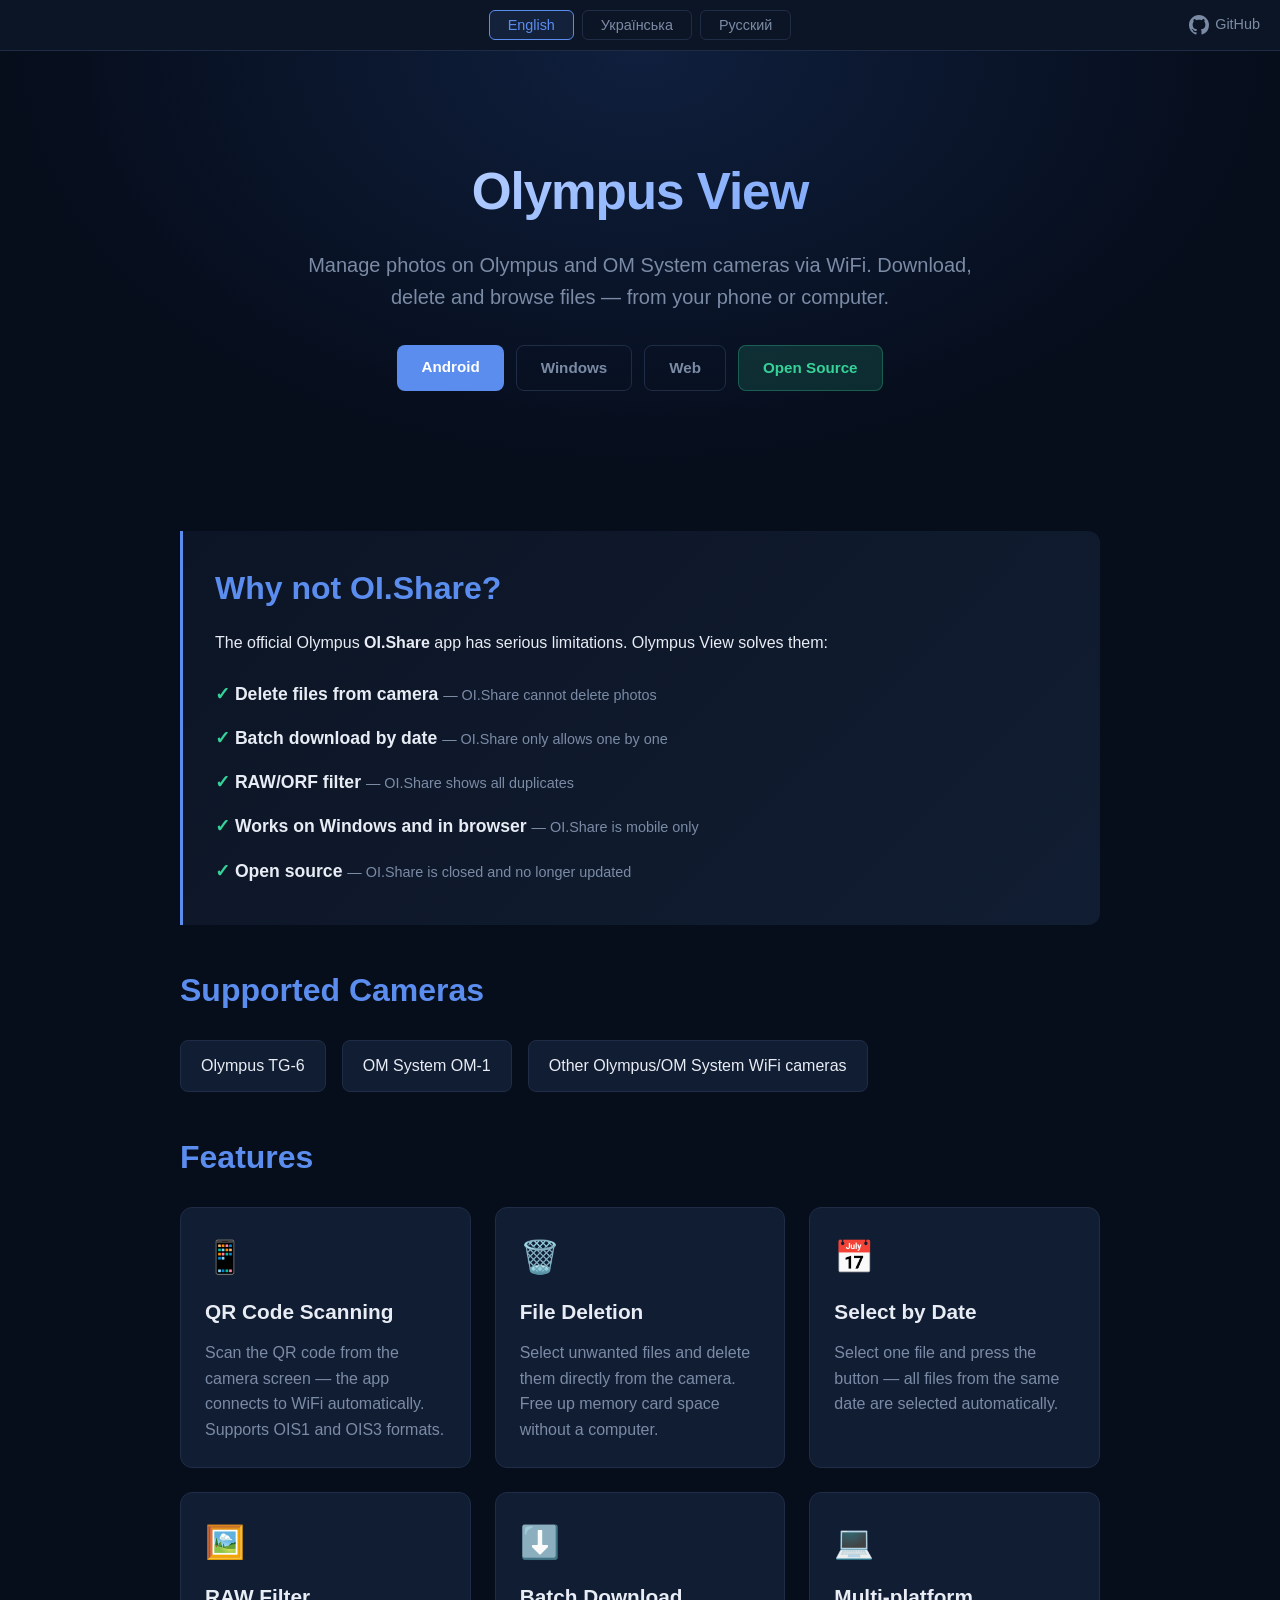
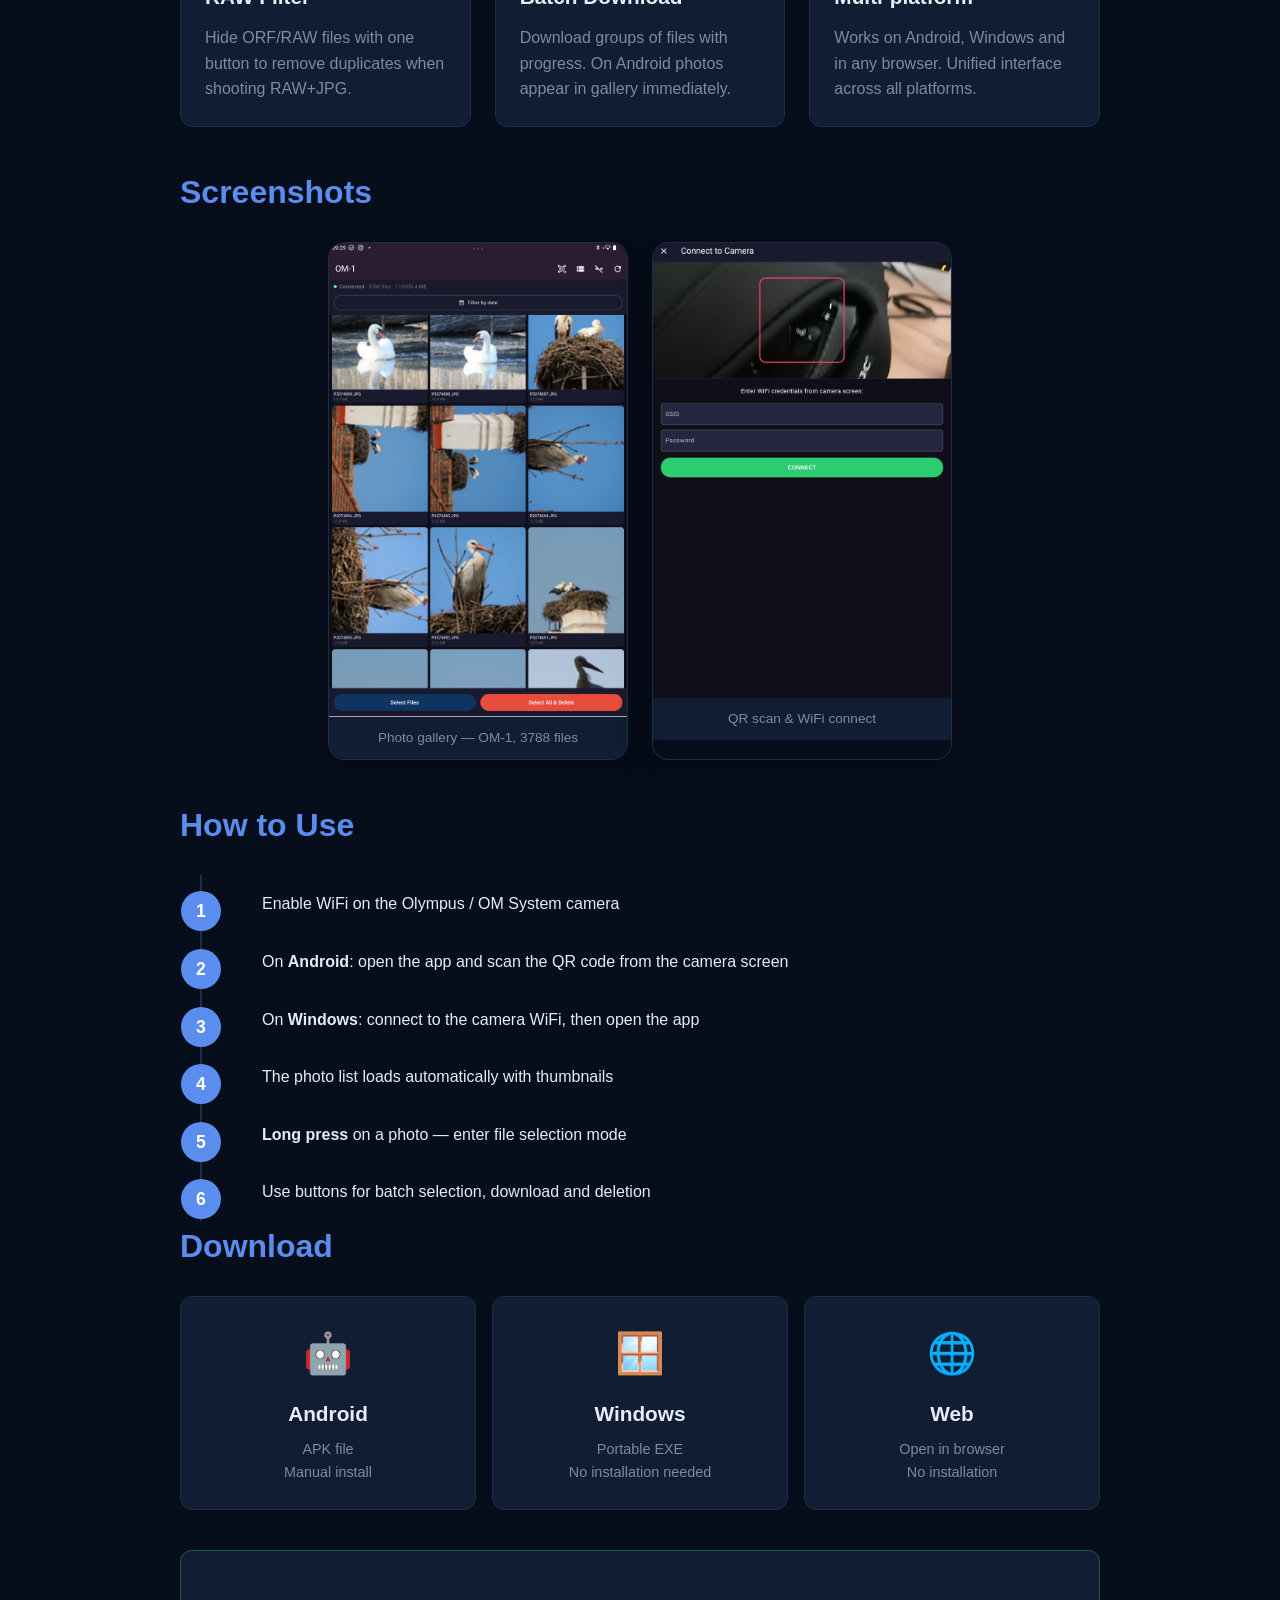
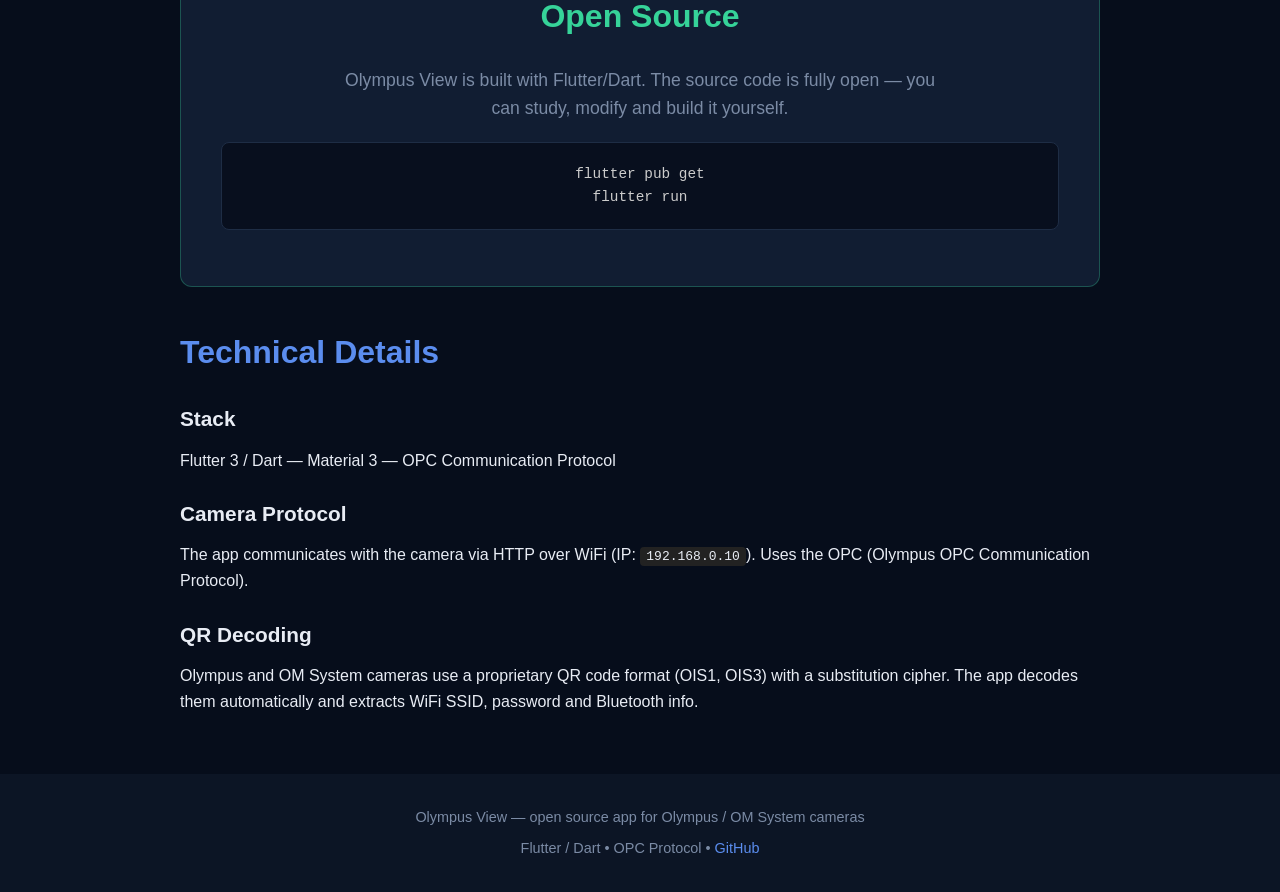
<file: site/index.html>
<!DOCTYPE html>
<html lang="en">
<head>
    <meta charset="UTF-8">
    <meta name="viewport" content="width=device-width, initial-scale=1.0">
    <title>Olympus View — Manage Olympus / OM System cameras via WiFi</title>
    <style>
        :root {
            --bg: #060d1b;
            --surface: #0c1525;
            --card: #111d32;
            --accent: #5b8def;
            --accent2: #1a2744;
            --text: #e8ecf4;
            --text-muted: #7b8ba5;
            --green: #36d399;
            --border: #1e2d45;
        }
        * { margin: 0; padding: 0; box-sizing: border-box; }
        body {
            font-family: -apple-system, BlinkMacSystemFont, 'Segoe UI', Roboto, sans-serif;
            background: var(--bg);
            color: var(--text);
            line-height: 1.6;
        }
        a { color: var(--accent); text-decoration: none; }
        a:hover { text-decoration: underline; color: #7da8ff; }

        /* Lang switcher */
        .lang-bar {
            background: var(--surface);
            padding: 10px 20px;
            text-align: center;
            border-bottom: 1px solid var(--border);
            position: sticky;
            top: 0;
            z-index: 100;
            display: flex;
            justify-content: center;
            align-items: center;
            gap: 8px;
        }
        .lang-bar button {
            background: none;
            border: 1px solid var(--border);
            color: var(--text-muted);
            padding: 6px 18px;
            margin: 0;
            border-radius: 6px;
            cursor: pointer;
            font-size: 0.9rem;
            font-weight: 500;
            transition: all 0.2s;
        }
        .lang-bar button.active {
            border-color: var(--accent);
            color: var(--accent);
            background: rgba(91,141,239,0.1);
        }
        .lang-bar button:hover { border-color: var(--accent); color: var(--text); }
        .github-link {
            position: absolute;
            right: 20px;
            display: flex;
            align-items: center;
            gap: 6px;
            color: var(--text-muted);
            font-size: 0.9rem;
            font-weight: 500;
            text-decoration: none;
            transition: color 0.2s;
        }
        .github-link:hover { color: var(--text); text-decoration: none; }
        .github-link svg { width: 20px; height: 20px; fill: currentColor; }
        .lang-section { display: none; }
        .lang-section.active { display: block; }

        /* Hero */
        .hero {
            background: radial-gradient(ellipse at 50% 0%, #0f1f3d 0%, var(--bg) 70%);
            padding: 100px 20px 80px;
            text-align: center;
        }
        .hero h1 {
            font-size: 3.2rem;
            margin-bottom: 16px;
            background: linear-gradient(135deg, #fff 0%, #94b8ff 50%, #5b8def 100%);
            background-clip: text;
            -webkit-background-clip: text;
            -webkit-text-fill-color: transparent;
            letter-spacing: -0.02em;
        }
        .hero p {
            font-size: 1.25rem;
            color: var(--text-muted);
            max-width: 700px;
            margin: 0 auto 32px;
        }
        .hero-badges {
            display: flex;
            gap: 12px;
            justify-content: center;
            flex-wrap: wrap;
        }
        .badge {
            display: inline-block;
            padding: 10px 24px;
            border-radius: 8px;
            font-weight: 600;
            font-size: 0.95rem;
        }
        .badge-primary { background: var(--accent); color: #fff; }
        .badge-outline { border: 1px solid var(--border); color: var(--text-muted); }
        .badge-green { background: rgba(54,211,153,0.15); color: var(--green); border: 1px solid rgba(54,211,153,0.3); }
        a.badge { text-decoration: none; transition: transform 0.15s, opacity 0.15s; }
        a.badge:hover { transform: translateY(-2px); opacity: 0.9; text-decoration: none; color: inherit; }

        /* Container */
        .container {
            max-width: 960px;
            margin: 0 auto;
            padding: 60px 20px;
        }
        h2 { font-size: 2rem; margin-bottom: 24px; color: var(--accent); }
        h3 { font-size: 1.3rem; margin: 24px 0 12px; }

        /* Advantage */
        .advantage {
            background: linear-gradient(135deg, var(--surface) 0%, var(--card) 100%);
            border-left: 3px solid var(--accent);
            padding: 32px;
            margin-bottom: 40px;
            border-radius: 0 12px 12px 0;
        }
        .advantage h2 { margin-bottom: 16px; }
        .advantage ul { list-style: none; padding: 0; }
        .advantage li { padding: 8px 0; font-size: 1.1rem; }
        .advantage li::before { content: "\2713  "; color: var(--green); font-weight: bold; }
        .advantage .vs { color: var(--text-muted); font-size: 0.9rem; }

        /* Features */
        .features {
            display: grid;
            grid-template-columns: repeat(auto-fit, minmax(280px, 1fr));
            gap: 24px;
            margin-bottom: 40px;
        }
        .feature-card {
            background: var(--card);
            border-radius: 12px;
            padding: 24px;
            border: 1px solid var(--border);
            transition: border-color 0.2s, transform 0.2s;
        }
        .feature-card:hover { border-color: var(--accent); transform: translateY(-2px); }
        .feature-card h3 { margin-top: 0; color: var(--text); }
        .feature-card p { color: var(--text-muted); }
        .feature-icon { font-size: 2rem; margin-bottom: 12px; }

        /* Cameras */
        .cameras { display: flex; gap: 16px; flex-wrap: wrap; margin-bottom: 40px; }
        .camera-tag {
            background: var(--card);
            border: 1px solid var(--border);
            border-radius: 8px;
            padding: 12px 20px;
            font-size: 1rem;
        }

        /* Downloads */
        .downloads {
            display: grid;
            grid-template-columns: repeat(auto-fit, minmax(200px, 1fr));
            gap: 16px;
            margin-bottom: 40px;
        }
        .download-card {
            background: var(--card);
            border-radius: 12px;
            padding: 24px;
            text-align: center;
            border: 1px solid var(--border);
            transition: border-color 0.2s, transform 0.2s;
        }
        .download-card:hover { border-color: var(--accent); transform: translateY(-2px); }
        a.download-card { text-decoration: none; color: var(--text); display: block; }
        a.download-card:hover { text-decoration: none; color: var(--text); }
        .download-icon { font-size: 2.5rem; margin-bottom: 12px; }
        .download-card h3 { margin: 0 0 8px; }
        .download-card p { color: var(--text-muted); font-size: 0.9rem; }

        /* Code */
        .code-block {
            background: #080f1e;
            border: 1px solid var(--border);
            border-radius: 8px;
            padding: 20px;
            overflow-x: auto;
            font-family: 'Consolas', 'Courier New', monospace;
            font-size: 0.9rem;
            color: #ccc;
            margin: 16px 0;
        }

        /* Open source */
        .opensource {
            background: var(--card);
            border-radius: 12px;
            padding: 40px;
            text-align: center;
            margin-bottom: 40px;
            border: 1px solid rgba(54,211,153,0.3);
        }
        .opensource h2 { color: var(--green); }
        .opensource p { color: var(--text-muted); max-width: 600px; margin: 0 auto 20px; font-size: 1.1rem; }

        /* Steps */
        .steps { counter-reset: step; list-style: none; padding: 0; }
        .steps li {
            counter-increment: step;
            padding: 16px 0 16px 60px;
            position: relative;
            border-left: 2px solid var(--border);
            margin-left: 20px;
        }
        .steps li::before {
            content: counter(step);
            position: absolute;
            left: -21px;
            width: 40px;
            height: 40px;
            background: var(--accent);
            color: #fff;
            border-radius: 50%;
            display: flex;
            align-items: center;
            justify-content: center;
            font-weight: bold;
            font-size: 1.1rem;
        }
        .steps li strong { color: var(--text); }

        footer {
            background: var(--surface);
            padding: 32px 20px;
            text-align: center;
            color: var(--text-muted);
            font-size: 0.9rem;
        }
        /* Screenshots */
        .screenshots {
            display: flex;
            gap: 24px;
            justify-content: center;
            flex-wrap: wrap;
            margin-bottom: 40px;
        }
        .screenshot {
            border-radius: 16px;
            border: 1px solid var(--border);
            overflow: hidden;
            box-shadow: 0 8px 32px rgba(0,0,0,0.3);
            transition: transform 0.2s, border-color 0.2s;
            max-width: 300px;
        }
        .screenshot:hover {
            transform: scale(1.02);
            border-color: var(--accent);
        }
        .screenshot img {
            width: 100%;
            height: auto;
            display: block;
        }
        .screenshot-caption {
            background: var(--card);
            padding: 10px 16px;
            text-align: center;
            font-size: 0.85rem;
            color: var(--text-muted);
        }

        @media (max-width: 600px) {
            .hero h1 { font-size: 2rem; }
            .hero p { font-size: 1rem; }
            .container { padding: 40px 16px; }
            .screenshot { max-width: 260px; }
        }
    </style>
</head>
<body>

<!-- Language switcher -->
<nav class="lang-bar">
    <button class="active" onclick="switchLang('en')">English</button>
    <button onclick="switchLang('uk')">Українська</button>
    <button onclick="switchLang('ru')">Русский</button>
    <a href="https://github.com/ceviatacrmg/olympus_flutter" class="github-link" target="_blank" rel="noopener">
        <svg viewBox="0 0 16 16"><path d="M8 0C3.58 0 0 3.58 0 8c0 3.54 2.29 6.53 5.47 7.59.4.07.55-.17.55-.38 0-.19-.01-.82-.01-1.49-2.01.37-2.53-.49-2.69-.94-.09-.23-.48-.94-.82-1.13-.28-.15-.68-.52-.01-.53.63-.01 1.08.58 1.23.82.72 1.21 1.87.87 2.33.66.07-.52.28-.87.51-1.07-1.78-.2-3.64-.89-3.64-3.95 0-.87.31-1.59.82-2.15-.08-.2-.36-1.02.08-2.12 0 0 .67-.21 2.2.82.64-.18 1.32-.27 2-.27.68 0 1.36.09 2 .27 1.53-1.04 2.2-.82 2.2-.82.44 1.1.16 1.92.08 2.12.51.56.82 1.27.82 2.15 0 3.07-1.87 3.75-3.65 3.95.29.25.54.73.54 1.48 0 1.07-.01 1.93-.01 2.2 0 .21.15.46.55.38A8.013 8.013 0 0016 8c0-4.42-3.58-8-8-8z"/></svg>
        GitHub
    </a>
</nav>

<!-- ==================== ENGLISH ==================== -->
<div id="lang-en" class="lang-section active">

<section class="hero">
    <h1>Olympus View</h1>
    <p>Manage photos on Olympus and OM System cameras via WiFi. Download, delete and browse files — from your phone or computer.</p>
    <div class="hero-badges">
        <a href="#dl-en" class="badge badge-primary">Android</a>
        <a href="#dl-en" class="badge badge-outline">Windows</a>
        <a href="#dl-en" class="badge badge-outline">Web</a>
        <a href="https://github.com/ceviatacrmg/olympus_flutter" target="_blank" rel="noopener" class="badge badge-green">Open Source</a>
    </div>
</section>

<div class="container">
    <div class="advantage">
        <h2>Why not OI.Share?</h2>
        <p style="margin-bottom:16px">The official Olympus <strong>OI.Share</strong> app has serious limitations. Olympus View solves them:</p>
        <ul>
            <li><strong>Delete files from camera</strong> <span class="vs">— OI.Share cannot delete photos</span></li>
            <li><strong>Batch download by date</strong> <span class="vs">— OI.Share only allows one by one</span></li>
            <li><strong>RAW/ORF filter</strong> <span class="vs">— OI.Share shows all duplicates</span></li>
            <li><strong>Works on Windows and in browser</strong> <span class="vs">— OI.Share is mobile only</span></li>
            <li><strong>Open source</strong> <span class="vs">— OI.Share is closed and no longer updated</span></li>
        </ul>
    </div>

    <h2>Supported Cameras</h2>
    <div class="cameras">
        <div class="camera-tag">Olympus TG-6</div>
        <div class="camera-tag">OM System OM-1</div>
        <div class="camera-tag">Other Olympus/OM System WiFi cameras</div>
    </div>

    <h2>Features</h2>
    <div class="features">
        <div class="feature-card">
            <div class="feature-icon">📱</div>
            <h3>QR Code Scanning</h3>
            <p>Scan the QR code from the camera screen — the app connects to WiFi automatically. Supports OIS1 and OIS3 formats.</p>
        </div>
        <div class="feature-card">
            <div class="feature-icon">🗑️</div>
            <h3>File Deletion</h3>
            <p>Select unwanted files and delete them directly from the camera. Free up memory card space without a computer.</p>
        </div>
        <div class="feature-card">
            <div class="feature-icon">📅</div>
            <h3>Select by Date</h3>
            <p>Select one file and press the button — all files from the same date are selected automatically.</p>
        </div>
        <div class="feature-card">
            <div class="feature-icon">🖼️</div>
            <h3>RAW Filter</h3>
            <p>Hide ORF/RAW files with one button to remove duplicates when shooting RAW+JPG.</p>
        </div>
        <div class="feature-card">
            <div class="feature-icon">⬇️</div>
            <h3>Batch Download</h3>
            <p>Download groups of files with progress. On Android photos appear in gallery immediately.</p>
        </div>
        <div class="feature-card">
            <div class="feature-icon">💻</div>
            <h3>Multi-platform</h3>
            <p>Works on Android, Windows and in any browser. Unified interface across all platforms.</p>
        </div>
    </div>

    <h2>Screenshots</h2>
    <div class="screenshots">
        <div class="screenshot">
            <img src="img/gallery.png" alt="Photo gallery view">
            <div class="screenshot-caption">Photo gallery — OM-1, 3788 files</div>
        </div>
        <div class="screenshot">
            <img src="img/connect.png" alt="QR scan and connect">
            <div class="screenshot-caption">QR scan &amp; WiFi connect</div>
        </div>
    </div>

    <h2>How to Use</h2>
    <ol class="steps">
        <li>Enable WiFi on the Olympus / OM System camera</li>
        <li>On <strong>Android</strong>: open the app and scan the QR code from the camera screen</li>
        <li>On <strong>Windows</strong>: connect to the camera WiFi, then open the app</li>
        <li>The photo list loads automatically with thumbnails</li>
        <li><strong>Long press</strong> on a photo — enter file selection mode</li>
        <li>Use buttons for batch selection, download and deletion</li>
    </ol>

    <h2 id="dl-en">Download</h2>
    <div class="downloads">
        <a href="https://github.com/ceviatacrmg/olympus_flutter/releases/latest/download/OlympusView.apk" class="download-card">
            <div class="download-icon">🤖</div>
            <h3>Android</h3>
            <p>APK file<br>Manual install</p>
        </a>
        <a href="https://github.com/ceviatacrmg/olympus_flutter/releases/latest" class="download-card" target="_blank" rel="noopener">
            <div class="download-icon">🪟</div>
            <h3>Windows</h3>
            <p>Portable EXE<br>No installation needed</p>
        </a>
        <a href="https://github.com/ceviatacrmg/olympus_flutter/releases/latest" class="download-card" target="_blank" rel="noopener">
            <div class="download-icon">🌐</div>
            <h3>Web</h3>
            <p>Open in browser<br>No installation</p>
        </a>
    </div>

    <div class="opensource">
        <h2>Open Source</h2>
        <p>Olympus View is built with Flutter/Dart. The source code is fully open — you can study, modify and build it yourself.</p>
        <div class="code-block">flutter pub get<br>flutter run</div>
    </div>

    <h2>Technical Details</h2>
    <h3>Stack</h3>
    <p>Flutter 3 / Dart — Material 3 — OPC Communication Protocol</p>
    <h3>Camera Protocol</h3>
    <p style="margin-top:8px">The app communicates with the camera via HTTP over WiFi (IP: <code style="background:#222;padding:2px 6px;border-radius:4px">192.168.0.10</code>). Uses the OPC (Olympus OPC Communication Protocol).</p>
    <h3>QR Decoding</h3>
    <p style="margin-top:8px">Olympus and OM System cameras use a proprietary QR code format (OIS1, OIS3) with a substitution cipher. The app decodes them automatically and extracts WiFi SSID, password and Bluetooth info.</p>
</div>

</div><!-- /lang-en -->

<!-- ==================== UKRAINIAN ==================== -->
<div id="lang-uk" class="lang-section">

<section class="hero">
    <h1>Olympus View</h1>
    <p>Керуйте фотографіями на камерах Olympus та OM System через WiFi. Завантажуйте, видаляйте та переглядайте файли — з телефону або комп'ютера.</p>
    <div class="hero-badges">
        <a href="#dl-uk" class="badge badge-primary">Android</a>
        <a href="#dl-uk" class="badge badge-outline">Windows</a>
        <a href="#dl-uk" class="badge badge-outline">Web</a>
        <a href="https://github.com/ceviatacrmg/olympus_flutter" target="_blank" rel="noopener" class="badge badge-green">Open Source</a>
    </div>
</section>

<div class="container">
    <div class="advantage">
        <h2>Чому не OI.Share?</h2>
        <p style="margin-bottom:16px">Офіційний додаток Olympus <strong>OI.Share</strong> має серйозні обмеження. Olympus View вирішує їх:</p>
        <ul>
            <li><strong>Видалення файлів з камери</strong> <span class="vs">— OI.Share не вміє видаляти фото</span></li>
            <li><strong>Масове завантаження за датами</strong> <span class="vs">— OI.Share дозволяє лише по одному</span></li>
            <li><strong>Фільтр RAW/ORF файлів</strong> <span class="vs">— OI.Share показує всі дублі</span></li>
            <li><strong>Працює на Windows та у браузері</strong> <span class="vs">— OI.Share лише мобільний</span></li>
            <li><strong>Відкритий вихідний код</strong> <span class="vs">— OI.Share закритий і більше не оновлюється</span></li>
        </ul>
    </div>

    <h2>Підтримувані камери</h2>
    <div class="cameras">
        <div class="camera-tag">Olympus TG-6</div>
        <div class="camera-tag">OM System OM-1</div>
        <div class="camera-tag">Інші камери Olympus/OM System з WiFi</div>
    </div>

    <h2>Можливості</h2>
    <div class="features">
        <div class="feature-card">
            <div class="feature-icon">📱</div>
            <h3>Сканування QR-коду</h3>
            <p>Відскануйте QR-код з екрану камери — додаток автоматично підключиться до WiFi. Підтримка форматів OIS1 та OIS3.</p>
        </div>
        <div class="feature-card">
            <div class="feature-icon">🗑️</div>
            <h3>Видалення файлів</h3>
            <p>Виберіть непотрібні файли та видаліть їх прямо з камери. Звільняйте карту пам'яті без комп'ютера.</p>
        </div>
        <div class="feature-card">
            <div class="feature-icon">📅</div>
            <h3>Вибір за датами</h3>
            <p>Виділіть один файл і натисніть кнопку — усі файли за ту саму дату будуть вибрані автоматично.</p>
        </div>
        <div class="feature-card">
            <div class="feature-icon">🖼️</div>
            <h3>RAW фільтр</h3>
            <p>Приховуйте ORF/RAW файли однією кнопкою, щоб прибрати дублі при зйомці в RAW+JPG.</p>
        </div>
        <div class="feature-card">
            <div class="feature-icon">⬇️</div>
            <h3>Масове завантаження</h3>
            <p>Завантажуйте групи файлів з прогресом. На Android фото одразу з'являються у галереї.</p>
        </div>
        <div class="feature-card">
            <div class="feature-icon">💻</div>
            <h3>Мультиплатформа</h3>
            <p>Працює на Android, Windows та у будь-якому браузері. Єдиний інтерфейс на всіх платформах.</p>
        </div>
    </div>

    <h2>Скріншоти</h2>
    <div class="screenshots">
        <div class="screenshot">
            <img src="img/gallery.png" alt="Галерея фотографій">
            <div class="screenshot-caption">Галерея фото — OM-1, 3788 файлів</div>
        </div>
        <div class="screenshot">
            <img src="img/connect.png" alt="QR сканування та підключення">
            <div class="screenshot-caption">QR сканування та WiFi підключення</div>
        </div>
    </div>

    <h2>Як використовувати</h2>
    <ol class="steps">
        <li>Увімкніть WiFi на камері Olympus / OM System</li>
        <li>На <strong>Android</strong>: відкрийте додаток та відскануйте QR-код з екрану камери</li>
        <li>На <strong>Windows</strong>: підключіться до WiFi камери, потім відкрийте додаток</li>
        <li>Список фотографій завантажиться автоматично з мініатюрами</li>
        <li><strong>Довге натискання</strong> на фото — режим вибору файлів</li>
        <li>Використовуйте кнопки для масового вибору, завантаження та видалення</li>
    </ol>

    <h2 id="dl-uk">Завантажити</h2>
    <div class="downloads">
        <a href="https://github.com/ceviatacrmg/olympus_flutter/releases/latest/download/OlympusView.apk" class="download-card">
            <div class="download-icon">🤖</div>
            <h3>Android</h3>
            <p>APK файл<br>Встановити вручну</p>
        </a>
        <a href="https://github.com/ceviatacrmg/olympus_flutter/releases/latest" class="download-card" target="_blank" rel="noopener">
            <div class="download-icon">🪟</div>
            <h3>Windows</h3>
            <p>Portable EXE<br>Не потребує встановлення</p>
        </a>
        <a href="https://github.com/ceviatacrmg/olympus_flutter/releases/latest" class="download-card" target="_blank" rel="noopener">
            <div class="download-icon">🌐</div>
            <h3>Web</h3>
            <p>Відкрити у браузері<br>Без встановлення</p>
        </a>
    </div>

    <div class="opensource">
        <h2>Відкритий вихідний код</h2>
        <p>Olympus View написаний на Flutter/Dart. Вихідний код повністю відкритий — ви можете вивчити його, модифікувати та зібрати самостійно.</p>
        <div class="code-block">flutter pub get<br>flutter run</div>
    </div>

    <h2>Технічні деталі</h2>
    <h3>Стек</h3>
    <p>Flutter 3 / Dart — Material 3 — OPC Communication Protocol</p>
    <h3>Протокол камери</h3>
    <p style="margin-top:8px">Додаток спілкується з камерою через HTTP по WiFi (IP: <code style="background:#222;padding:2px 6px;border-radius:4px">192.168.0.10</code>). Використовується протокол OPC (Olympus OPC Communication Protocol).</p>
    <h3>Декодування QR</h3>
    <p style="margin-top:8px">Камери Olympus та OM System використовують пропрієтарний формат QR-кодів (OIS1, OIS3) з підстановочним шифром. Додаток декодує їх автоматично та витягує SSID, пароль WiFi та інформацію про Bluetooth.</p>
</div>

</div><!-- /lang-uk -->

<!-- ==================== RUSSIAN ==================== -->
<div id="lang-ru" class="lang-section">

<section class="hero">
    <h1>Olympus View</h1>
    <p>Управляйте фотографиями на камерах Olympus и OM System через WiFi. Скачивайте, удаляйте и просматривайте файлы — прямо с телефона или компьютера.</p>
    <div class="hero-badges">
        <a href="#dl-ru" class="badge badge-primary">Android</a>
        <a href="#dl-ru" class="badge badge-outline">Windows</a>
        <a href="#dl-ru" class="badge badge-outline">Web</a>
        <a href="https://github.com/ceviatacrmg/olympus_flutter" target="_blank" rel="noopener" class="badge badge-green">Open Source</a>
    </div>
</section>

<div class="container">
    <div class="advantage">
        <h2>Почему не OI.Share?</h2>
        <p style="margin-bottom:16px">Официальное приложение Olympus <strong>OI.Share</strong> имеет серьёзные ограничения. Olympus View решает их:</p>
        <ul>
            <li><strong>Удаление файлов с камеры</strong> <span class="vs">— OI.Share не умеет удалять фото</span></li>
            <li><strong>Массовое скачивание по датам</strong> <span class="vs">— OI.Share позволяет только по одному</span></li>
            <li><strong>Фильтр RAW/ORF файлов</strong> <span class="vs">— OI.Share показывает все дубли</span></li>
            <li><strong>Работает на Windows и в браузере</strong> <span class="vs">— OI.Share только мобильное</span></li>
            <li><strong>Открытый исходный код</strong> <span class="vs">— OI.Share закрытый и больше не обновляется</span></li>
        </ul>
    </div>

    <h2>Поддерживаемые камеры</h2>
    <div class="cameras">
        <div class="camera-tag">Olympus TG-6</div>
        <div class="camera-tag">OM System OM-1</div>
        <div class="camera-tag">Другие камеры Olympus/OM System с WiFi</div>
    </div>

    <h2>Возможности</h2>
    <div class="features">
        <div class="feature-card">
            <div class="feature-icon">📱</div>
            <h3>QR-код сканирование</h3>
            <p>Отсканируйте QR-код с экрана камеры — приложение автоматически подключится к WiFi. Поддержка форматов OIS1 и OIS3.</p>
        </div>
        <div class="feature-card">
            <div class="feature-icon">🗑️</div>
            <h3>Удаление файлов</h3>
            <p>Выберите ненужные файлы и удалите их прямо с камеры. Освобождайте карту памяти без компьютера.</p>
        </div>
        <div class="feature-card">
            <div class="feature-icon">📅</div>
            <h3>Выбор по датам</h3>
            <p>Выделите один файл и нажмите кнопку — все файлы за ту же дату будут выбраны автоматически.</p>
        </div>
        <div class="feature-card">
            <div class="feature-icon">🖼️</div>
            <h3>RAW фильтр</h3>
            <p>Скрывайте ORF/RAW файлы одной кнопкой, чтобы убрать дубли при съёмке в RAW+JPG.</p>
        </div>
        <div class="feature-card">
            <div class="feature-icon">⬇️</div>
            <h3>Массовое скачивание</h3>
            <p>Скачивайте группы файлов с прогрессом. На Android фото сразу появляются в галерее.</p>
        </div>
        <div class="feature-card">
            <div class="feature-icon">💻</div>
            <h3>Мультиплатформа</h3>
            <p>Работает на Android, Windows и в любом браузере. Единый интерфейс на всех платформах.</p>
        </div>
    </div>

    <h2>Скриншоты</h2>
    <div class="screenshots">
        <div class="screenshot">
            <img src="img/gallery.png" alt="Галерея фотографий">
            <div class="screenshot-caption">Галерея фото — OM-1, 3788 файлов</div>
        </div>
        <div class="screenshot">
            <img src="img/connect.png" alt="QR сканирование и подключение">
            <div class="screenshot-caption">QR сканирование и WiFi подключение</div>
        </div>
    </div>

    <h2>Как использовать</h2>
    <ol class="steps">
        <li>Включите WiFi на камере Olympus / OM System</li>
        <li>На <strong>Android</strong>: откройте приложение и отсканируйте QR-код с экрана камеры</li>
        <li>На <strong>Windows</strong>: подключитесь к WiFi камеры, затем откройте приложение</li>
        <li>Список фотографий загрузится автоматически с превью</li>
        <li><strong>Долгое нажатие</strong> на фото — режим выбора файлов</li>
        <li>Используйте кнопки для массового выбора, скачивания и удаления</li>
    </ol>

    <h2 id="dl-ru">Скачать</h2>
    <div class="downloads">
        <a href="https://github.com/ceviatacrmg/olympus_flutter/releases/latest/download/OlympusView.apk" class="download-card">
            <div class="download-icon">🤖</div>
            <h3>Android</h3>
            <p>APK файл<br>Установить вручную</p>
        </a>
        <a href="https://github.com/ceviatacrmg/olympus_flutter/releases/latest" class="download-card" target="_blank" rel="noopener">
            <div class="download-icon">🪟</div>
            <h3>Windows</h3>
            <p>Portable EXE<br>Не требует установки</p>
        </a>
        <a href="https://github.com/ceviatacrmg/olympus_flutter/releases/latest" class="download-card" target="_blank" rel="noopener">
            <div class="download-icon">🌐</div>
            <h3>Web</h3>
            <p>Открыть в браузере<br>Без установки</p>
        </a>
    </div>

    <div class="opensource">
        <h2>Открытый исходный код</h2>
        <p>Olympus View написан на Flutter/Dart. Исходный код полностью открыт — вы можете изучить его, модифицировать и собрать самостоятельно.</p>
        <div class="code-block">flutter pub get<br>flutter run</div>
    </div>

    <h2>Технические детали</h2>
    <h3>Стек</h3>
    <p>Flutter 3 / Dart — Material 3 — OPC Communication Protocol</p>
    <h3>Протокол камеры</h3>
    <p style="margin-top:8px">Приложение общается с камерой по HTTP через WiFi (IP: <code style="background:#222;padding:2px 6px;border-radius:4px">192.168.0.10</code>). Используется протокол OPC (Olympus OPC Communication Protocol).</p>
    <h3>Декодирование QR</h3>
    <p style="margin-top:8px">Камеры Olympus и OM System используют проприетарный формат QR-кодов (OIS1, OIS3) с подстановочным шифром. Приложение декодирует их автоматически и извлекает SSID, пароль WiFi и информацию о Bluetooth.</p>
</div>

</div><!-- /lang-ru -->

<footer>
    <p>Olympus View — open source app for Olympus / OM System cameras</p>
    <p style="margin-top:8px">Flutter / Dart &bull; OPC Protocol &bull; <a href="https://github.com/ceviatacrmg/olympus_flutter" target="_blank" rel="noopener" style="color:var(--accent)">GitHub</a></p>
</footer>

<script>
function switchLang(lang) {
    document.querySelectorAll('.lang-section').forEach(s => s.classList.remove('active'));
    document.querySelectorAll('.lang-bar button').forEach(b => b.classList.remove('active'));
    document.getElementById('lang-' + lang).classList.add('active');
    document.querySelector('.lang-bar button[onclick*="' + lang + '"]').classList.add('active');
}
</script>

</body>
</html>
</file>
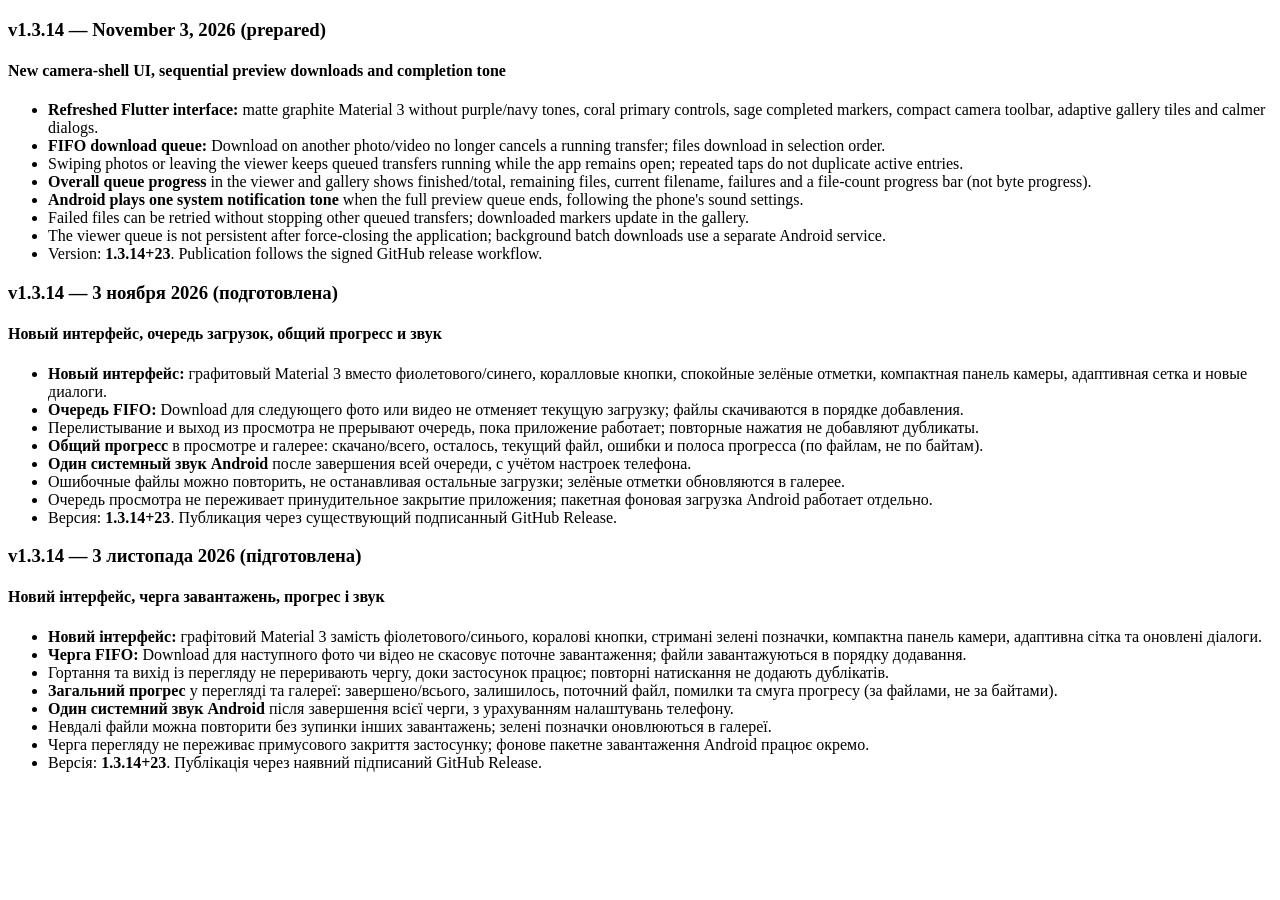
<file: docs/current-release.html>
<!DOCTYPE html>
<html lang="en">
<head><meta charset="UTF-8"><title>Olympus View current release fragments</title></head>
<body>
<!-- Current release fragments injected into docs/index.html by pages.yml. -->
<!-- RELEASE_VERSION:1.3.14 -->
<!-- RELEASE_DATE:2026-11-03 -->

<!-- RELEASE_EN_BEGIN -->
<div class="changelog-version">
            <h3>v1.3.14 — November 3, 2026 (prepared)</h3>
            <h4>New camera-shell UI, sequential preview downloads and completion tone</h4>
            <ul>
                <li><strong>Refreshed Flutter interface:</strong> matte graphite Material 3 without purple/navy tones, coral primary controls, sage completed markers, compact camera toolbar, adaptive gallery tiles and calmer dialogs.</li>
                <li><strong>FIFO download queue:</strong> Download on another photo/video no longer cancels a running transfer; files download in selection order.</li>
                <li>Swiping photos or leaving the viewer keeps queued transfers running while the app remains open; repeated taps do not duplicate active entries.</li>
                <li><strong>Overall queue progress</strong> in the viewer and gallery shows finished/total, remaining files, current filename, failures and a file-count progress bar (not byte progress).</li>
                <li><strong>Android plays one system notification tone</strong> when the full preview queue ends, following the phone's sound settings.</li>
                <li>Failed files can be retried without stopping other queued transfers; downloaded markers update in the gallery.</li>
                <li>The viewer queue is not persistent after force-closing the application; background batch downloads use a separate Android service.</li>
                <li>Version: <strong>1.3.14+23</strong>. Publication follows the signed GitHub release workflow.</li>
            </ul>
        </div>
<!-- RELEASE_EN_END -->

<!-- RELEASE_RU_BEGIN -->
<div class="changelog-version">
            <h3>v1.3.14 — 3 ноября 2026 (подготовлена)</h3>
            <h4>Новый интерфейс, очередь загрузок, общий прогресс и звук</h4>
            <ul>
                <li><strong>Новый интерфейс:</strong> графитовый Material 3 вместо фиолетового/синего, коралловые кнопки, спокойные зелёные отметки, компактная панель камеры, адаптивная сетка и новые диалоги.</li>
                <li><strong>Очередь FIFO:</strong> Download для следующего фото или видео не отменяет текущую загрузку; файлы скачиваются в порядке добавления.</li>
                <li>Перелистывание и выход из просмотра не прерывают очередь, пока приложение работает; повторные нажатия не добавляют дубликаты.</li>
                <li><strong>Общий прогресс</strong> в просмотре и галерее: скачано/всего, осталось, текущий файл, ошибки и полоса прогресса (по файлам, не по байтам).</li>
                <li><strong>Один системный звук Android</strong> после завершения всей очереди, с учётом настроек телефона.</li>
                <li>Ошибочные файлы можно повторить, не останавливая остальные загрузки; зелёные отметки обновляются в галерее.</li>
                <li>Очередь просмотра не переживает принудительное закрытие приложения; пакетная фоновая загрузка Android работает отдельно.</li>
                <li>Версия: <strong>1.3.14+23</strong>. Публикация через существующий подписанный GitHub Release.</li>
            </ul>
        </div>
<!-- RELEASE_RU_END -->

<!-- RELEASE_UK_BEGIN -->
<div class="changelog-version">
            <h3>v1.3.14 — 3 листопада 2026 (підготовлена)</h3>
            <h4>Новий інтерфейс, черга завантажень, прогрес і звук</h4>
            <ul>
                <li><strong>Новий інтерфейс:</strong> графітовий Material 3 замість фіолетового/синього, коралові кнопки, стримані зелені позначки, компактна панель камери, адаптивна сітка та оновлені діалоги.</li>
                <li><strong>Черга FIFO:</strong> Download для наступного фото чи відео не скасовує поточне завантаження; файли завантажуються в порядку додавання.</li>
                <li>Гортання та вихід із перегляду не переривають чергу, доки застосунок працює; повторні натискання не додають дублікатів.</li>
                <li><strong>Загальний прогрес</strong> у перегляді та галереї: завершено/всього, залишилось, поточний файл, помилки та смуга прогресу (за файлами, не за байтами).</li>
                <li><strong>Один системний звук Android</strong> після завершення всієї черги, з урахуванням налаштувань телефону.</li>
                <li>Невдалі файли можна повторити без зупинки інших завантажень; зелені позначки оновлюються в галереї.</li>
                <li>Черга перегляду не переживає примусового закриття застосунку; фонове пакетне завантаження Android працює окремо.</li>
                <li>Версія: <strong>1.3.14+23</strong>. Публікація через наявний підписаний GitHub Release.</li>
            </ul>
        </div>
<!-- RELEASE_UK_END -->
</body>
</html>
</file>
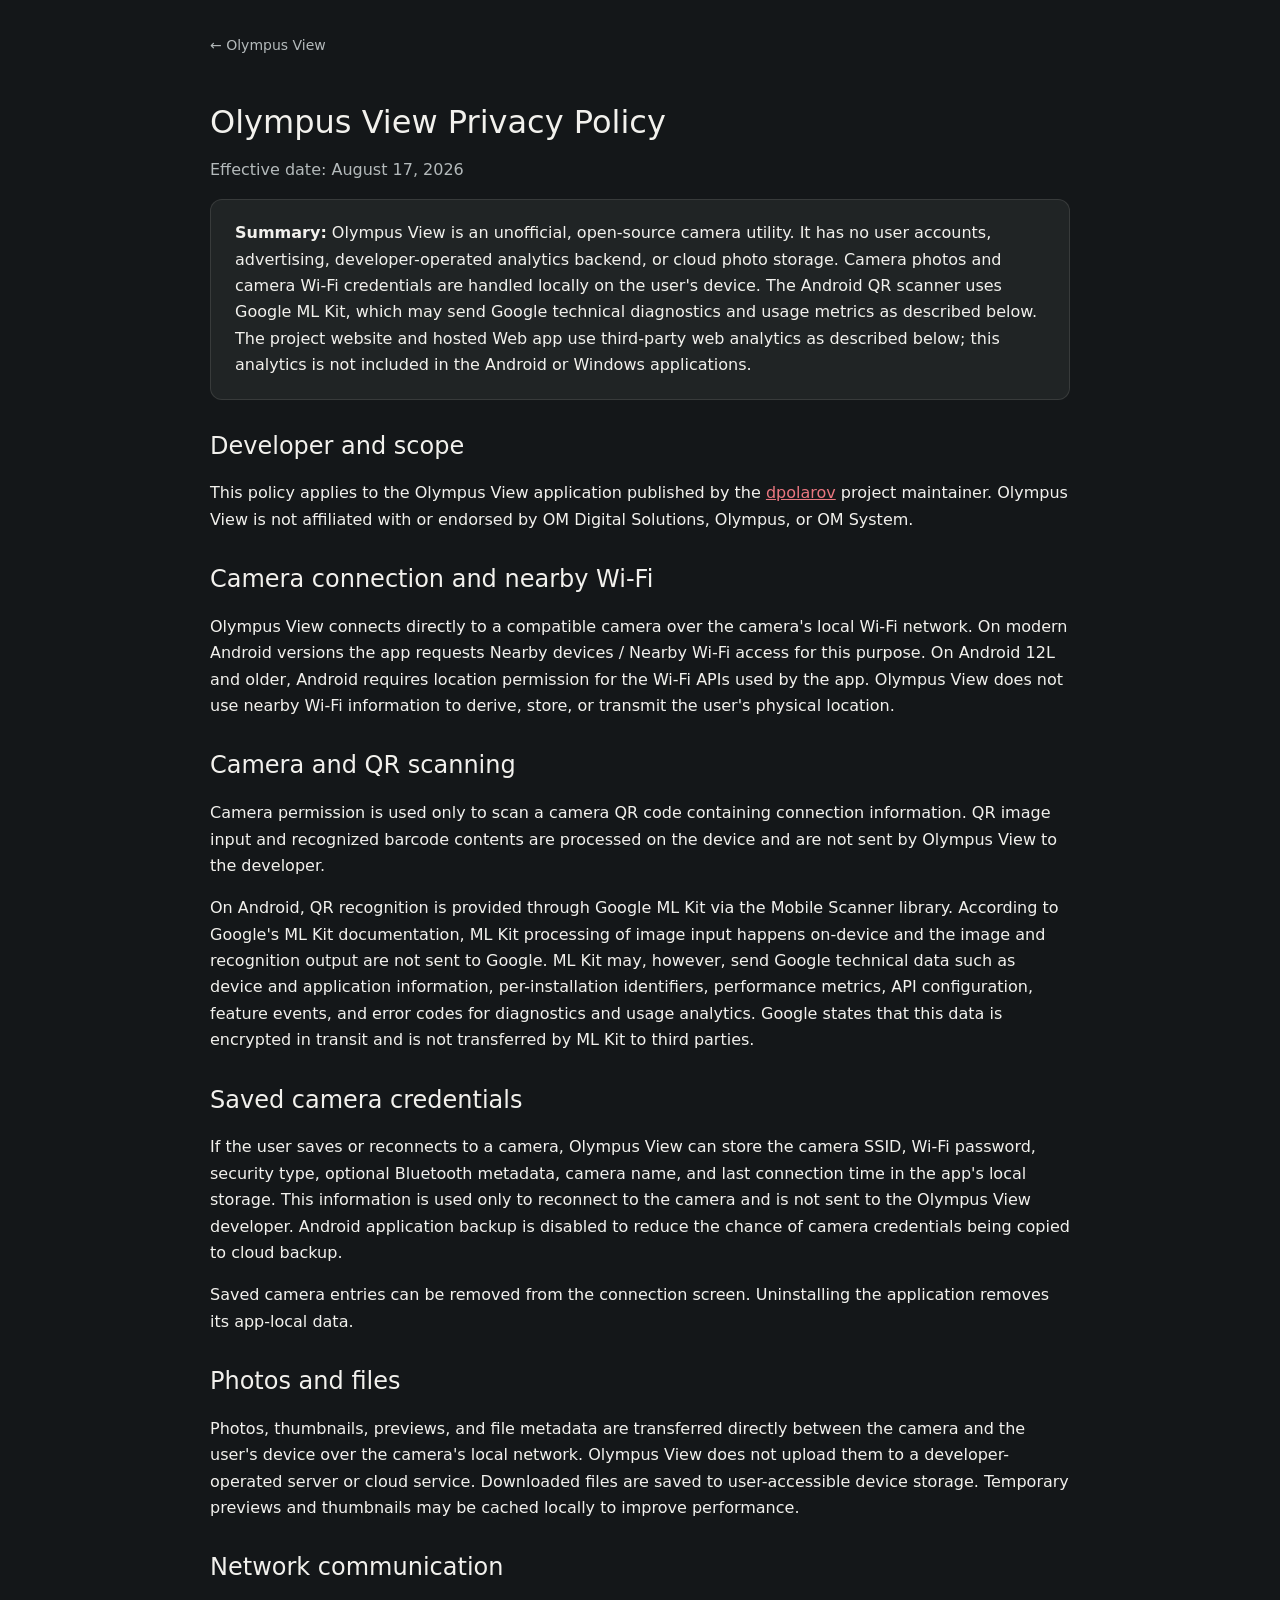
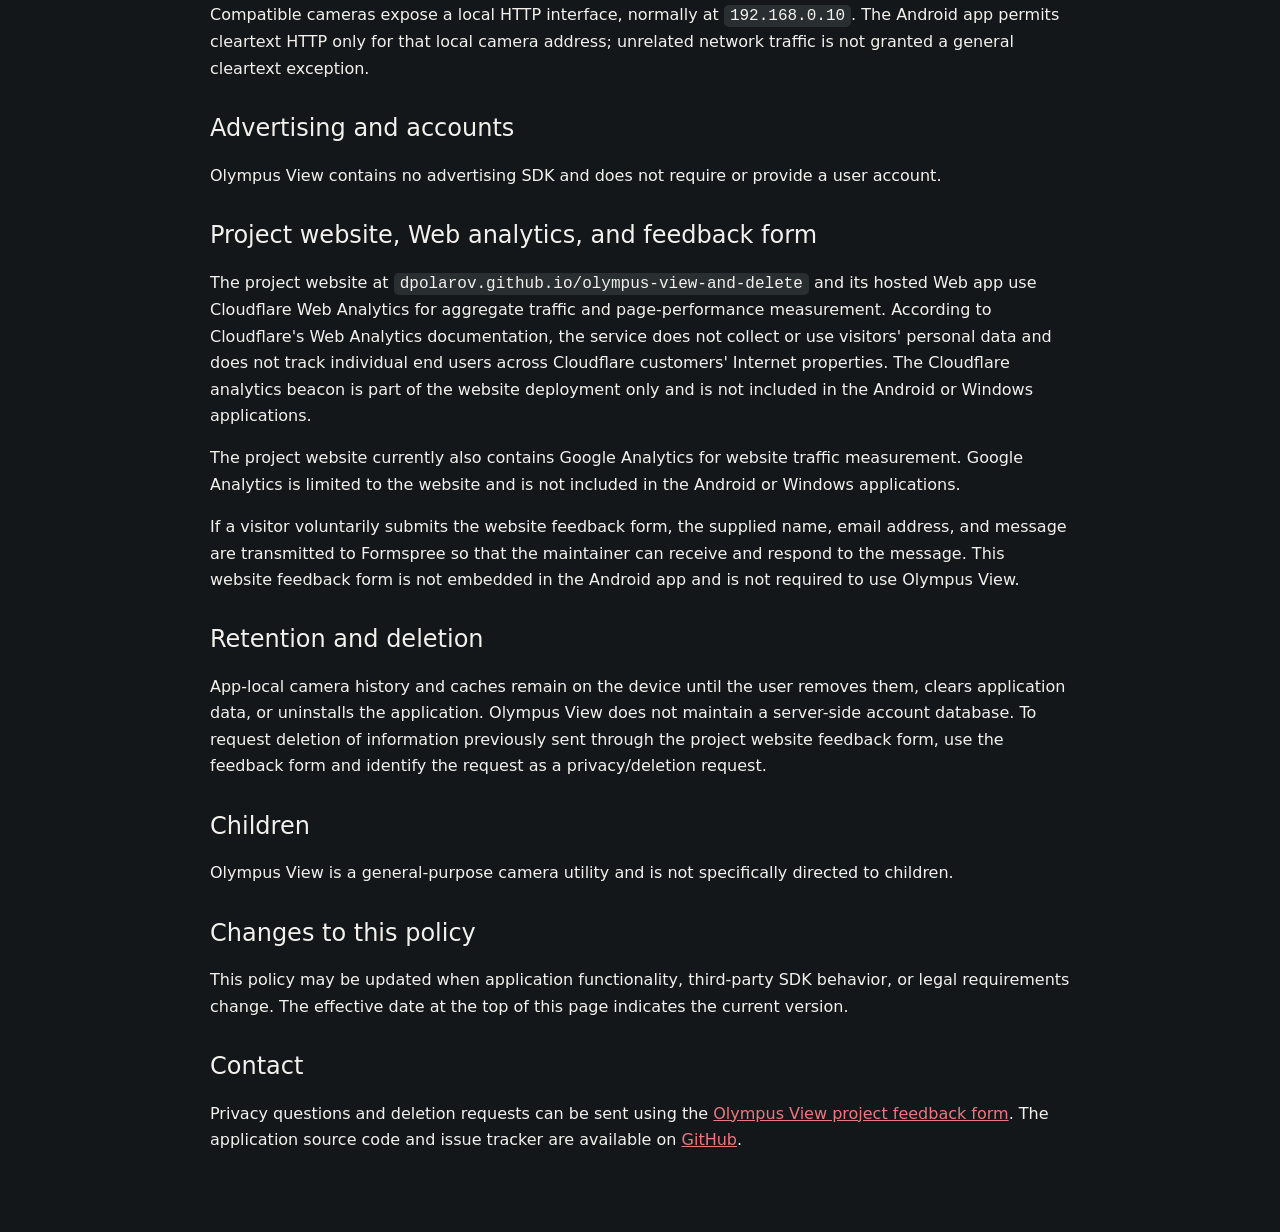
<file: docs/privacy.html>
<!doctype html>
<html lang="en">
<head>
  <meta charset="utf-8">
  <meta name="viewport" content="width=device-width, initial-scale=1">
  <meta name="robots" content="index, follow">
  <title>Olympus View — Privacy Policy</title>
  <link rel="canonical" href="https://dpolarov.github.io/olympus-view-and-delete/privacy.html">
  <link rel="alternate" type="text/markdown" href="https://dpolarov.github.io/olympus-view-and-delete/privacy.md">
  <link rel="describedby" href="https://dpolarov.github.io/olympus-view-and-delete/llms.txt">
  <meta name="description" content="Privacy Policy for the Olympus View application and project website.">
  <meta name="theme-color" content="#141719">
  <style>
    :root { color-scheme: dark; }
    body {
      max-width: 860px;
      margin: 0 auto;
      padding: 32px 20px 64px;
      background: #141719;
      color: #f2f1ed;
      font: 16px/1.65 system-ui, -apple-system, BlinkMacSystemFont, "Segoe UI", sans-serif;
    }
    h1, h2 { line-height: 1.2; color: #f2f1ed; font-weight: 500; }
    h1 { margin-bottom: 4px; }
    h2 { margin-top: 32px; }
    a { color: #eb7780; }
    a:focus-visible { outline: 2px solid #eb7780; outline-offset: 4px; }
    .back-link { display: inline-flex; margin-bottom: 24px; color: #b4babb; text-decoration: none; font-size: 14px; }
    .back-link:hover { color: #f2f1ed; }
    code { background: #292e30; padding: 2px 6px; border-radius: 5px; }
    .muted { color: #b4babb; }
    .box { background: #202425; border: 1px solid rgba(242, 241, 237, .11); border-radius: 12px; padding: 20px 24px; }
  </style>
</head>
<body>
  <a class="back-link" href="./">← Olympus View</a>
  <h1>Olympus View Privacy Policy</h1>
  <p class="muted">Effective date: August 17, 2026</p>

  <div class="box">
    <strong>Summary:</strong> Olympus View is an unofficial, open-source camera utility.
    It has no user accounts, advertising, developer-operated analytics backend, or cloud photo storage.
    Camera photos and camera Wi-Fi credentials are handled locally on the user's device.
    The Android QR scanner uses Google ML Kit, which may send Google technical diagnostics and usage metrics as described below.
    The project website and hosted Web app use third-party web analytics as described below; this analytics is not included in the Android or Windows applications.
  </div>

  <h2>Developer and scope</h2>
  <p>
    This policy applies to the Olympus View application published by the
    <a href="https://github.com/dpolarov">dpolarov</a> project maintainer.
    Olympus View is not affiliated with or endorsed by OM Digital Solutions, Olympus, or OM System.
  </p>

  <h2>Camera connection and nearby Wi-Fi</h2>
  <p>
    Olympus View connects directly to a compatible camera over the camera's local Wi-Fi network.
    On modern Android versions the app requests Nearby devices / Nearby Wi-Fi access for this purpose.
    On Android 12L and older, Android requires location permission for the Wi-Fi APIs used by the app.
    Olympus View does not use nearby Wi-Fi information to derive, store, or transmit the user's physical location.
  </p>

  <h2>Camera and QR scanning</h2>
  <p>
    Camera permission is used only to scan a camera QR code containing connection information.
    QR image input and recognized barcode contents are processed on the device and are not sent by Olympus View
    to the developer.
  </p>
  <p>
    On Android, QR recognition is provided through Google ML Kit via the Mobile Scanner library.
    According to Google's ML Kit documentation, ML Kit processing of image input happens on-device and the image
    and recognition output are not sent to Google. ML Kit may, however, send Google technical data such as device
    and application information, per-installation identifiers, performance metrics, API configuration, feature events,
    and error codes for diagnostics and usage analytics. Google states that this data is encrypted in transit and is
    not transferred by ML Kit to third parties.
  </p>

  <h2>Saved camera credentials</h2>
  <p>
    If the user saves or reconnects to a camera, Olympus View can store the camera SSID, Wi-Fi password,
    security type, optional Bluetooth metadata, camera name, and last connection time in the app's local storage.
    This information is used only to reconnect to the camera and is not sent to the Olympus View developer.
    Android application backup is disabled to reduce the chance of camera credentials being copied to cloud backup.
  </p>
  <p>
    Saved camera entries can be removed from the connection screen. Uninstalling the application removes its app-local data.
  </p>

  <h2>Photos and files</h2>
  <p>
    Photos, thumbnails, previews, and file metadata are transferred directly between the camera and the user's device
    over the camera's local network. Olympus View does not upload them to a developer-operated server or cloud service.
    Downloaded files are saved to user-accessible device storage. Temporary previews and thumbnails may be cached locally
    to improve performance.
  </p>

  <h2>Network communication</h2>
  <p>
    Compatible cameras expose a local HTTP interface, normally at <code>192.168.0.10</code>.
    The Android app permits cleartext HTTP only for that local camera address; unrelated network traffic is not granted
    a general cleartext exception.
  </p>

  <h2>Advertising and accounts</h2>
  <p>
    Olympus View contains no advertising SDK and does not require or provide a user account.
  </p>

  <h2>Project website, Web analytics, and feedback form</h2>
  <p>
    The project website at <code>dpolarov.github.io/olympus-view-and-delete</code> and its hosted Web app use
    Cloudflare Web Analytics for aggregate traffic and page-performance measurement. According to Cloudflare's Web
    Analytics documentation, the service does not collect or use visitors' personal data and does not track individual
    end users across Cloudflare customers' Internet properties. The Cloudflare analytics beacon is part of the website
    deployment only and is not included in the Android or Windows applications.
  </p>
  <p>
    The project website currently also contains Google Analytics for website traffic measurement. Google Analytics is
    limited to the website and is not included in the Android or Windows applications.
  </p>
  <p>
    If a visitor voluntarily submits the website feedback form, the supplied name, email address, and message are
    transmitted to Formspree so that the maintainer can receive and respond to the message. This website feedback form
    is not embedded in the Android app and is not required to use Olympus View.
  </p>

  <h2>Retention and deletion</h2>
  <p>
    App-local camera history and caches remain on the device until the user removes them, clears application data,
    or uninstalls the application. Olympus View does not maintain a server-side account database.
    To request deletion of information previously sent through the project website feedback form, use the feedback form
    and identify the request as a privacy/deletion request.
  </p>

  <h2>Children</h2>
  <p>
    Olympus View is a general-purpose camera utility and is not specifically directed to children.
  </p>

  <h2>Changes to this policy</h2>
  <p>
    This policy may be updated when application functionality, third-party SDK behavior, or legal requirements change.
    The effective date at the top of this page indicates the current version.
  </p>

  <h2>Contact</h2>
  <p>
    Privacy questions and deletion requests can be sent using the
    <a href="./#feedback-en">Olympus View project feedback form</a>.
    The application source code and issue tracker are available on
    <a href="https://github.com/dpolarov/olympus-view-and-delete">GitHub</a>.
  </p>
</body>
</html>
</file>
<file: docs/unslop.css>
/*
 * Olympus View / Unslop design pass.
 * Design method: unslop by Damir Sokolovsky, https://github.com/heydamir/unslop
 * Original skill licensed CC BY 4.0. Site styles are project-specific.
 * The original HTML and all three localized content sections remain functional.
 */

/* 01 — Camera-shell neutrals, one restrained shutter-red accent */
:root {
  color-scheme: dark;
  --bg: #141719;
  --surface: #191d1e;
  --card: #202425;
  --accent: #eb7780;
  --accent2: #292e30;
  --text: #f2f1ed;
  --text-muted: #b4babb;
  --green: #79c6a0;
  --border: rgba(242, 241, 237, .11);
  --ink: #0f1213;
  --line: rgba(242, 241, 237, .09);
  --subtle: #8f999b;
  --motion: cubic-bezier(.22, 1, .36, 1);
}
html { scroll-behavior: smooth; scroll-padding-top: 88px; }
body {
  font-family: "Segoe UI", "Helvetica Neue", Arial, sans-serif;
  color: var(--text);
  background: var(--bg);
  font-size: 15px;
  line-height: 1.6;
  font-feature-settings: "tnum";
  -webkit-font-smoothing: antialiased;
}
::selection { background: rgba(235, 119, 128, .3); color: var(--text); }
a { color: #f0f0e9; transition: color 160ms var(--motion); }
a:hover { color: var(--accent); text-decoration: none; }
a:focus-visible, button:focus-visible, summary:focus-visible,
input:focus-visible, textarea:focus-visible {
  outline: 2px solid var(--accent) !important;
  outline-offset: 4px;
}

/* 02 — Quiet navigation and brand */
.lang-bar {
  min-height: 68px;
  padding: 12px 32px;
  gap: 6px;
  background: rgba(20, 23, 25, .97);
  border-bottom: 1px solid var(--line);
  backdrop-filter: none;
}
.lang-bar .brand {
  left: 32px;
  gap: 10px;
  color: var(--text);
  font-size: 16px;
  font-weight: 600;
  letter-spacing: -.015em;
}
.lang-bar .brand .brand-dot {
  width: 13px;
  height: 13px;
  background: var(--accent);
  box-shadow: none;
  border: 3px solid var(--bg);
  outline: 1px solid var(--accent);
}
.lang-bar button {
  padding: 8px 14px;
  border: 1px solid transparent;
  border-radius: 8px;
  background: transparent;
  color: var(--text-muted);
  font-size: 13px;
  font-weight: 400;
  transition: color 160ms var(--motion), background 160ms var(--motion), border-color 160ms var(--motion);
}
.lang-bar button.active,
.lang-bar button:hover {
  color: var(--text);
  border-color: var(--border);
  background: var(--accent2);
}
.lang-bar button.active { font-weight: 500; }
.github-link { right: 32px; font-size: 13px; font-weight: 500; color: var(--text-muted); gap: 8px; }
.github-link svg { width: 17px; height: 17px; }
.github-link:hover, .lang-bar .brand:hover { color: var(--text); }

/* 03 — The real app is the hero, not a gradient */
.hero {
  background: #191c1e;
  padding: 0;
  text-align: left;
  border-bottom: 1px solid var(--line);
  overflow: hidden;
}
.hero::after, .hero::before { content: none !important; display: none !important; }
.hero > * { position: relative; z-index: 1; }
.hero-layout {
  width: min(1200px, calc(100% - 64px));
  margin: 0 auto;
  min-height: min(744px, calc(100svh - 68px));
  padding: 80px 0;
  display: grid;
  grid-template-columns: minmax(0, 1.08fr) minmax(0, .92fr);
  align-items: center;
  gap: clamp(48px, 6vw, 96px);
}
.hero-copy { min-width: 0; }
.hero p.hero-kicker {
  display: flex;
  align-items: center;
  gap: 10px;
  margin: 0 0 28px;
  max-width: none;
  color: var(--text-muted);
  font-size: 13px;
  font-weight: 500;
  line-height: 20px;
  letter-spacing: 0;
}
.shutter-mark {
  flex: 0 0 auto;
  display: inline-block;
  width: 9px;
  height: 9px;
  border-radius: 50%;
  background: var(--accent);
  box-shadow: none;
}
.hero h1 {
  margin: 0 0 28px;
  max-width: 650px;
  background: none !important;
  color: var(--text);
  -webkit-text-fill-color: currentColor !important;
  font-size: clamp(42px, 5.05vw, 68px);
  font-weight: 500;
  line-height: 1.075;
  letter-spacing: -.04em;
  text-wrap: balance;
}
.hero h1 span { color: #a7b0af; -webkit-text-fill-color: #a7b0af; }
.hero p.hero-description {
  max-width: 520px;
  margin: 0 0 32px;
  color: var(--text-muted);
  font-size: 18px;
  line-height: 1.65;
  font-weight: 400;
}
.hero-actions { display: flex; flex-wrap: wrap; align-items: center; gap: 12px; }
.hero-actions .badge {
  min-height: 48px;
  display: inline-flex;
  align-items: center;
  justify-content: center;
  gap: 16px;
  padding: 11px 20px;
  border-radius: 9px;
  font-size: 14px;
  font-weight: 500;
  transition: background 160ms var(--motion), border-color 160ms var(--motion), color 160ms var(--motion), transform 160ms var(--motion);
}
.hero-actions .badge-primary {
  color: var(--ink);
  background: #f2f1ed;
  border: 1px solid #f2f1ed;
}
.hero-actions .badge-primary:hover {
  color: var(--ink);
  background: #dbdcd6;
  border-color: #dbdcd6;
  opacity: 1;
  transform: none;
}
.hero-actions .badge-outline {
  border: 1px solid rgba(242, 241, 237, .23);
  color: var(--text);
  background: transparent;
}
.hero-actions .badge-outline:hover {
  color: var(--text);
  background: #292d2e;
  border-color: rgba(242, 241, 237, .36);
  transform: none;
  opacity: 1;
}
.action-arrow { font-size: 16px; line-height: 1; font-weight: 400; }
.hero p.hero-meta {
  margin: 20px 0 0;
  color: var(--subtle);
  font-size: 12px;
  max-width: none;
  display: flex;
  align-items: center;
  flex-wrap: wrap;
  gap: 10px;
}
.hero-scene {
  min-width: 0;
  padding: 24px 24px 18px;
  border: 1px solid rgba(242, 241, 237, .13);
  border-radius: 18px;
  background: #252a2b;
}
.hero-scene-top, .hero-scene-bottom {
  display: flex;
  justify-content: space-between;
  align-items: center;
  gap: 16px;
  color: #afb8b7;
  font-size: 12px;
  line-height: 20px;
}
.hero-scene-top {
  border-bottom: 1px solid rgba(242, 241, 237, .1);
  padding-bottom: 16px;
}
.hero-scene .scene-title { color: var(--text); font-weight: 500; }
.hero-scene .scene-signal { display: inline-flex; align-items: center; gap: 8px; white-space: nowrap; }
.scene-signal .shutter-mark { width: 6px; height: 6px; }
.hero-device {
  width: min(244px, 68%);
  margin: 24px auto 28px;
  padding: 8px;
  border: 1px solid #454b4b;
  border-radius: 23px;
  background: #0b0d0e;
  box-shadow: 0 24px 42px rgba(0, 0, 0, .26);
}
.hero-device img { display: block; width: 100%; height: auto; border-radius: 15px; }
.hero-scene-bottom {
  border-top: 1px solid rgba(242, 241, 237, .1);
  padding-top: 16px;
}
.hero-scene-bottom span:first-child { color: var(--text); }

/* 04 — Consistent spacing and readable content */
.container {
  max-width: 1168px;
  padding: 72px 32px 96px;
  margin: 0 auto;
}
.container > h2 {
  margin: 76px 0 24px;
  color: var(--text);
  font-size: clamp(26px, 3vw, 34px);
  font-weight: 500;
  line-height: 1.2;
  letter-spacing: -.025em;
}
.container > h2:first-child { margin-top: 0; }
h2, h3, h4 { color: var(--text); font-weight: 500; letter-spacing: -.015em; }
h3 { font-size: 19px; }
.container p { color: var(--text-muted); }
.container p a { color: var(--text); border-bottom: 1px solid rgba(242, 241, 237, .33); }
.container p a:hover { color: var(--accent); border-bottom-color: var(--accent); }
code { color: #e8d7d4; }

/* 05 — Evidence and features, not glowing tiles */
.advantage {
  margin: 0 0 16px;
  padding: 40px 44px;
  border: 1px solid var(--border);
  border-left: 3px solid var(--accent);
  border-radius: 14px;
  background: var(--card);
}
.advantage h2 {
  max-width: 780px;
  margin: 0 0 16px;
  color: var(--text);
  font-size: clamp(26px, 2.9vw, 34px);
  font-weight: 500;
  line-height: 1.25;
}
.advantage > p { max-width: 76ch; color: var(--text-muted); font-size: 16px; }
.advantage ul {
  margin-top: 28px;
  display: grid;
  grid-template-columns: repeat(2, minmax(0, 1fr));
  column-gap: 36px;
}
.advantage li {
  padding: 12px 0;
  border-top: 1px solid var(--line);
  color: var(--text);
  font-size: 15px;
}
.advantage li::before { content: "—"; display: inline-block; color: var(--accent); font-weight: 400; margin-right: 12px; }
.advantage .vs { color: var(--subtle); font-size: 13px; }
.cameras { display: flex; flex-wrap: wrap; gap: 8px; margin-bottom: 8px; }
.camera-tag {
  display: inline-flex;
  padding: 9px 14px;
  border-radius: 8px;
  border: 1px solid var(--border);
  background: #1d2122;
  color: #dce0df;
  font-size: 13px;
  line-height: 22px;
  transition: background 160ms var(--motion), border-color 160ms var(--motion);
}
.camera-tag::before { display: none; content: none; box-shadow: none; }
.camera-tag:hover {
  background: #282d2f;
  border-color: rgba(242, 241, 237, .23);
  transform: none;
}
.features { display: grid; grid-template-columns: repeat(12, minmax(0, 1fr)); gap: 16px; margin: 0; }
.feature-card {
  grid-column: span 4;
  padding: 28px;
  background: var(--card);
  border: 1px solid var(--border);
  border-radius: 14px;
  box-shadow: none;
  transition: background 160ms var(--motion), border-color 160ms var(--motion);
  overflow: hidden;
}
.feature-card:first-child { grid-column: span 7; }
.feature-card:nth-child(2) { grid-column: span 5; }
.feature-card::before, .feature-card:hover::before { display: none; content: none; opacity: 0; }
.feature-card:hover {
  border-color: rgba(242, 241, 237, .24);
  background: #262b2c;
  box-shadow: none;
  transform: none;
}
.feature-icon {
  display: block;
  margin: 0 0 24px;
  width: auto;
  height: auto;
  padding: 0;
  border: 0;
  border-radius: 0;
  background: transparent;
  color: var(--accent);
  font: 500 12px/16px ui-monospace, "SFMono-Regular", Consolas, monospace;
  letter-spacing: .02em;
}
.feature-card h3 { margin: 0 0 8px; color: var(--text); font-size: 19px; font-weight: 500; line-height: 1.35; }
.feature-card p { font-size: 14px; line-height: 1.65; color: var(--text-muted); }

/* 06 — Only real screenshots carry rich detail */
.screenshots { display: flex; justify-content: flex-start; gap: 32px; flex-wrap: wrap; margin: 0; }
.screenshot {
  max-width: 256px;
  padding: 8px 8px 0;
  overflow: hidden;
  border: 1px solid #343a3b;
  border-radius: 22px;
  background: #0d1010;
  box-shadow: 0 10px 28px rgba(0, 0, 0, .16);
  transform: none;
  transition: border-color 160ms var(--motion);
}
.screenshot::before { display: none; content: none; }
.screenshot:hover { transform: none; border-color: rgba(242, 241, 237, .32); }
.screenshot img { border-radius: 14px; width: 100%; height: auto; }
.screenshot-caption {
  margin: 0;
  padding: 14px 4px 16px;
  background: transparent;
  text-align: left;
  font-size: 12px;
  color: var(--text-muted);
}

/* 07 — Instructions, download destinations, technical detail */
.steps { counter-reset: step; margin: 0; padding: 0; }
.steps li {
  margin: 0;
  padding: 16px 0 16px 56px;
  min-height: 64px;
  border: 0;
  border-bottom: 1px solid var(--line);
  color: var(--text-muted);
  font-size: 15px;
}
.steps li:first-child { border-top: 1px solid var(--line); }
.steps li strong { color: var(--text); font-weight: 500; }
.steps li::before {
  left: 0;
  top: 14px;
  width: 36px;
  height: 36px;
  border-radius: 8px;
  border: 1px solid var(--border);
  background: var(--card);
  color: var(--text);
  font: 500 13px/1 ui-monospace, Consolas, monospace;
}
.downloads { display: grid; grid-template-columns: repeat(3, minmax(0, 1fr)); gap: 16px; margin: 0; }
.download-card, a.download-card {
  display: block;
  position: relative;
  min-height: 156px;
  padding: 28px;
  background: var(--card);
  border: 1px solid var(--border);
  border-radius: 14px;
  color: var(--text);
  text-align: left;
  box-shadow: none;
  transition: background 160ms var(--motion), border-color 160ms var(--motion);
}
.download-card:first-child { border-color: rgba(235, 119, 128, .4); }
.download-card::after {
  content: "↗";
  display: block;
  position: absolute;
  top: 22px;
  right: 24px;
  color: var(--text-muted);
  font-size: 18px;
}
.download-card:hover, a.download-card:hover {
  transform: none;
  color: var(--text);
  background: #272d2e;
  border-color: rgba(242, 241, 237, .27);
}
.download-card h3 { margin: 0 0 12px; font-size: 22px; color: var(--text); }
.download-card p { color: var(--text-muted); font-size: 13px; line-height: 1.55; }
.download-icon { display: none; }
.opensource {
  margin: 56px 0 0;
  padding: 36px 40px;
  background: #1b1f20;
  border: 1px solid var(--border);
  border-radius: 14px;
  text-align: left;
}
.opensource h2 { margin: 0 0 12px; font-size: 28px; color: var(--text); font-weight: 500; }
.opensource p { margin: 0 0 16px; max-width: 72ch; color: var(--text-muted); font-size: 15px; }
.code-block {
  background: #141719;
  color: #e7e7e1;
  border: 1px solid var(--border);
  border-radius: 9px;
  padding: 20px;
  font-size: 13px;
  line-height: 1.65;
  box-shadow: none;
}
.code-block .copy-btn { color: var(--text-muted); background: var(--card); border-color: var(--border); }
.code-block .copy-btn:hover { background: var(--accent2); color: var(--text); }
.faq-item {
  padding: 24px 28px;
  margin: 0 0 12px;
  background: var(--card);
  border: 1px solid var(--border);
  border-radius: 12px;
  box-shadow: none;
  transition: border-color 160ms var(--motion);
}
.faq-item:hover { border-color: rgba(242, 241, 237, .24); }
.faq-item h3 { margin: 0 0 8px; color: var(--text); font-size: 17px; }
.faq-item p { margin: 0; color: var(--text-muted); }
.changelog { margin: 0; }
.changelog-version {
  padding: 24px 28px;
  margin: 0 0 12px;
  background: var(--card);
  border: 1px solid var(--border);
  border-radius: 12px;
  box-shadow: none;
  transition: border-color 160ms var(--motion);
}
.changelog-version:hover, .changelog-version[open] { border-color: rgba(242, 241, 237, .24); }
.changelog-version h3 { margin: 0; color: var(--text); font-size: 17px; font-weight: 500; }
.changelog-version h4 { color: var(--text-muted); font-size: 14px; margin: 16px 0 8px; font-weight: 500; }
.changelog-version li { padding: 5px 0; color: var(--text-muted); font-size: 14px; }
.changelog-version li::before { content: "— "; color: var(--subtle); font-weight: 400; }
.changelog-version > summary { cursor: pointer; color: var(--text); }
.changelog-version > summary::after { color: var(--text-muted); }
.feedback-form {
  padding: 36px 40px;
  margin-top: 56px;
  border: 1px solid var(--border);
  border-radius: 14px;
  background: var(--card);
}
.feedback-form h2 { margin-bottom: 8px; color: var(--text); font-size: 28px; }
.feedback-form p.form-desc { color: var(--text-muted); }
.form-group label { color: var(--text-muted); font-size: 13px; }
.form-group input, .form-group textarea {
  padding: 12px 14px;
  background: #181c1d;
  border: 1px solid rgba(242, 241, 237, .2);
  border-radius: 8px;
  color: var(--text);
  font-size: 15px;
}
.form-group input:focus, .form-group textarea:focus { border-color: var(--accent); }
.form-submit {
  min-height: 44px;
  padding: 10px 22px;
  border-radius: 9px;
  background: #f2f1ed;
  color: var(--ink);
  font-size: 14px;
  font-weight: 500;
  transition: background 160ms var(--motion);
}
.form-submit:hover { background: #dadbd5; opacity: 1; transform: none; }
.form-success {
  color: #c6edda;
  background: rgba(121, 198, 160, .1);
  border: 1px solid rgba(121, 198, 160, .25);
}
footer { border-top: 1px solid var(--line); background: var(--bg); padding: 36px 24px; color: var(--subtle); font-size: 13px; }

/* 08 — Narrow screens keep actual content in reading order */
@media (max-width: 1050px) {
  .hero-layout { gap: 40px; }
  .hero h1 { font-size: clamp(40px, 4.8vw, 58px); }
}
@media (max-width: 820px) {
  .hero-layout {
    width: min(650px, calc(100% - 48px));
    min-height: 0;
    padding: 64px 0 72px;
    grid-template-columns: minmax(0, 1fr);
    gap: 48px;
  }
  .hero h1 { max-width: 680px; font-size: clamp(40px, 7.8vw, 56px); }
  .hero-scene { max-width: 560px; width: 100%; }
  .container { padding: 64px 24px 80px; }
  .advantage { padding: 32px; }
  .features { grid-template-columns: repeat(2, minmax(0, 1fr)); }
  .feature-card, .feature-card:first-child, .feature-card:nth-child(2) { grid-column: auto; }
  .download-card, a.download-card { padding: 22px; }
}
@media (max-width: 640px) {
  .lang-bar { min-height: 60px; padding: 10px 40px; gap: 2px; }
  .lang-bar .brand { left: 14px; }
  .lang-bar .brand span.brand-label { display: none; }
  .lang-bar .github-link { right: 14px; }
  .github-link span.gh-label { display: none; }
  .github-link svg { width: 19px; height: 19px; }
  .lang-bar button { padding: 6px 7px; font-size: 12px; }
  .hero-layout { width: calc(100% - 36px); padding: 52px 0 56px; gap: 40px; }
  .hero p.hero-kicker { font-size: 12px; margin-bottom: 20px; }
  .hero h1 { font-size: clamp(36px, 9.3vw, 46px); margin-bottom: 20px; }
  .hero p.hero-description { font-size: 16px; line-height: 1.65; margin-bottom: 24px; }
  .hero-actions { align-items: stretch; }
  .hero-actions .badge { min-height: 46px; padding: 11px 16px; font-size: 13px; }
  .hero p.hero-meta { gap: 8px; font-size: 11px; }
  .hero-scene { border-radius: 14px; padding: 16px 16px 12px; }
  .hero-device { width: min(232px, 74%); margin: 20px auto 24px; }
  .hero-scene-top, .hero-scene-bottom { font-size: 11px; }
  .container { padding: 48px 18px 72px; }
  .container > h2 { margin: 64px 0 20px; font-size: 27px; }
  .advantage { padding: 24px 20px; }
  .advantage h2 { font-size: 26px; }
  .advantage ul { display: block; margin-top: 24px; }
  .features { grid-template-columns: 1fr; gap: 12px; }
  .feature-card { padding: 24px; }
  .feature-icon { margin-bottom: 18px; }
  .screenshots { gap: 20px; }
  .screenshot { max-width: min(248px, 100%); }
  .downloads { grid-template-columns: 1fr; gap: 12px; }
  .download-card, a.download-card { min-height: 114px; padding: 22px 24px; }
  .download-card h3 { font-size: 19px; }
  .opensource { margin-top: 40px; padding: 28px 22px; }
  .feedback-form { padding: 28px 20px; }
  .faq-item, .changelog-version { padding: 20px; }
}
@media (prefers-reduced-motion: reduce) {
  html { scroll-behavior: auto; }
  *, *::before, *::after {
    animation-duration: .001ms !important;
    transition-duration: .001ms !important;
  }
}
</file>
